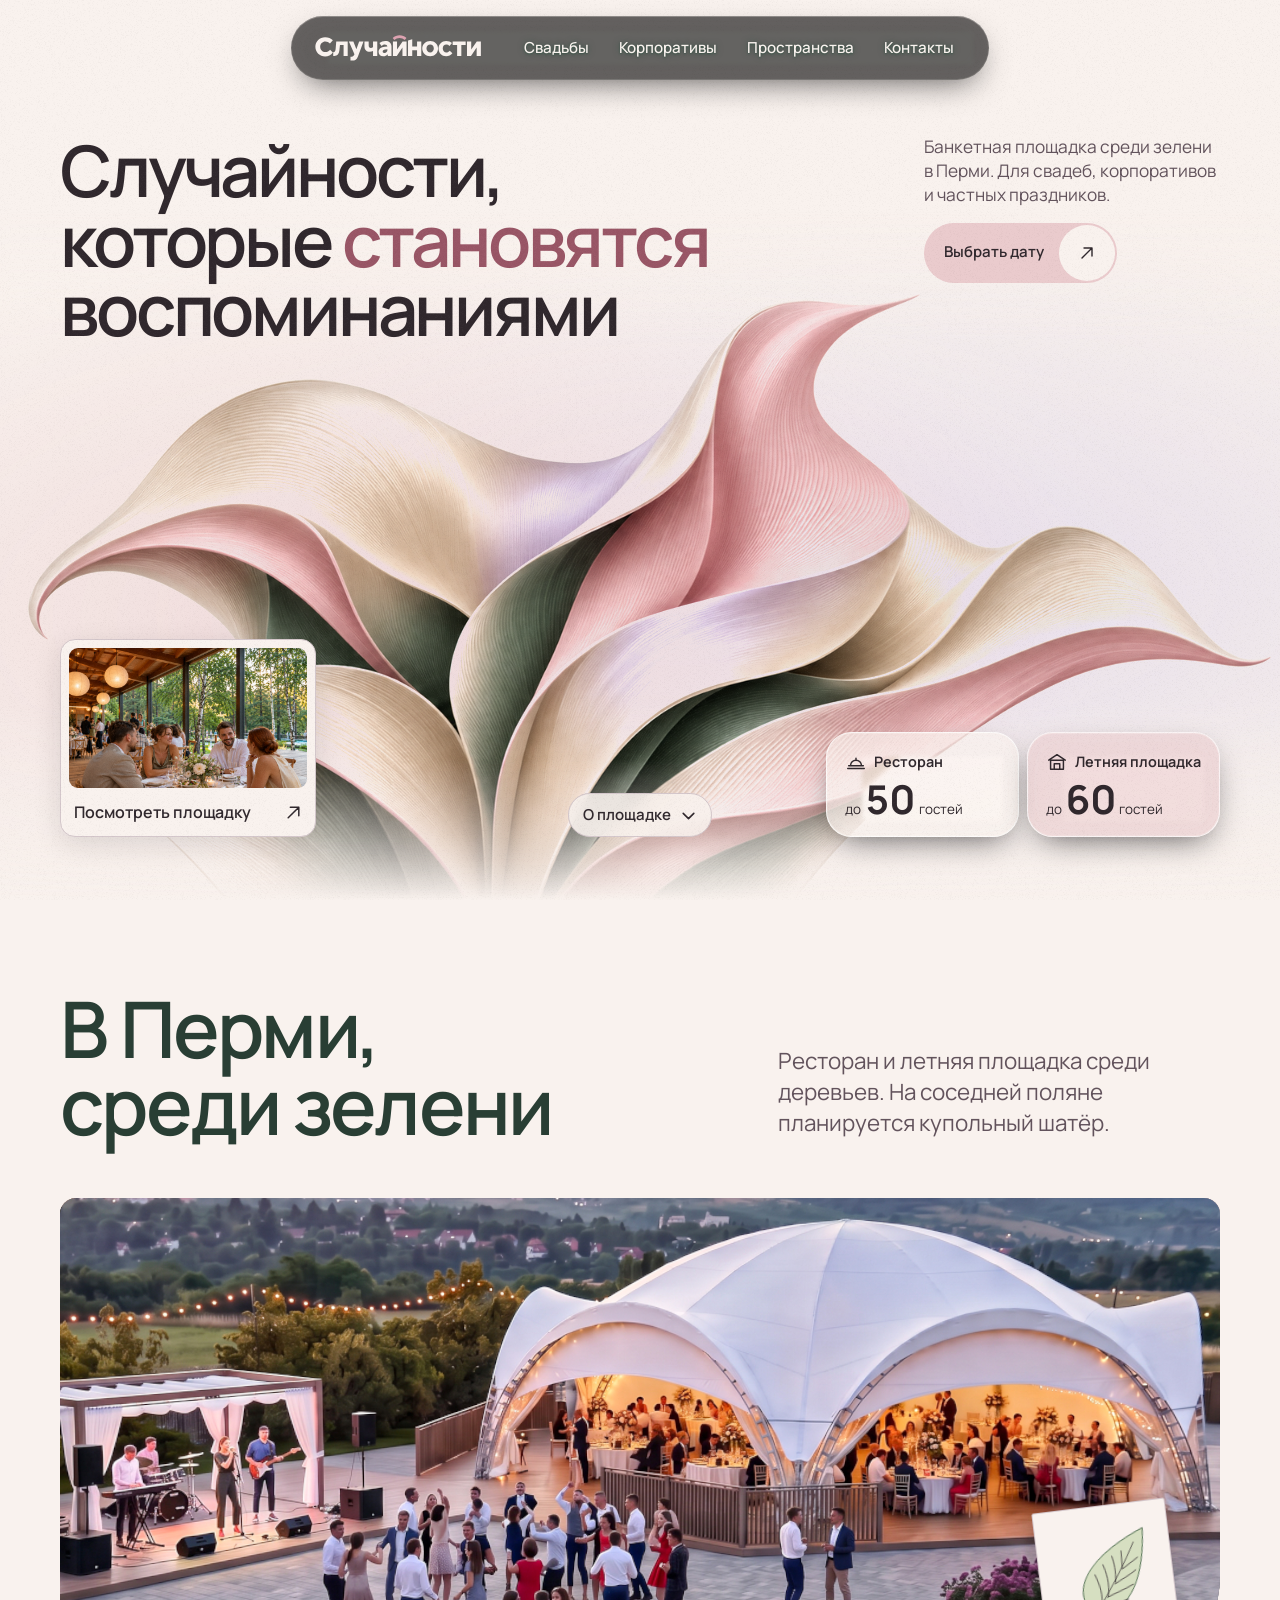
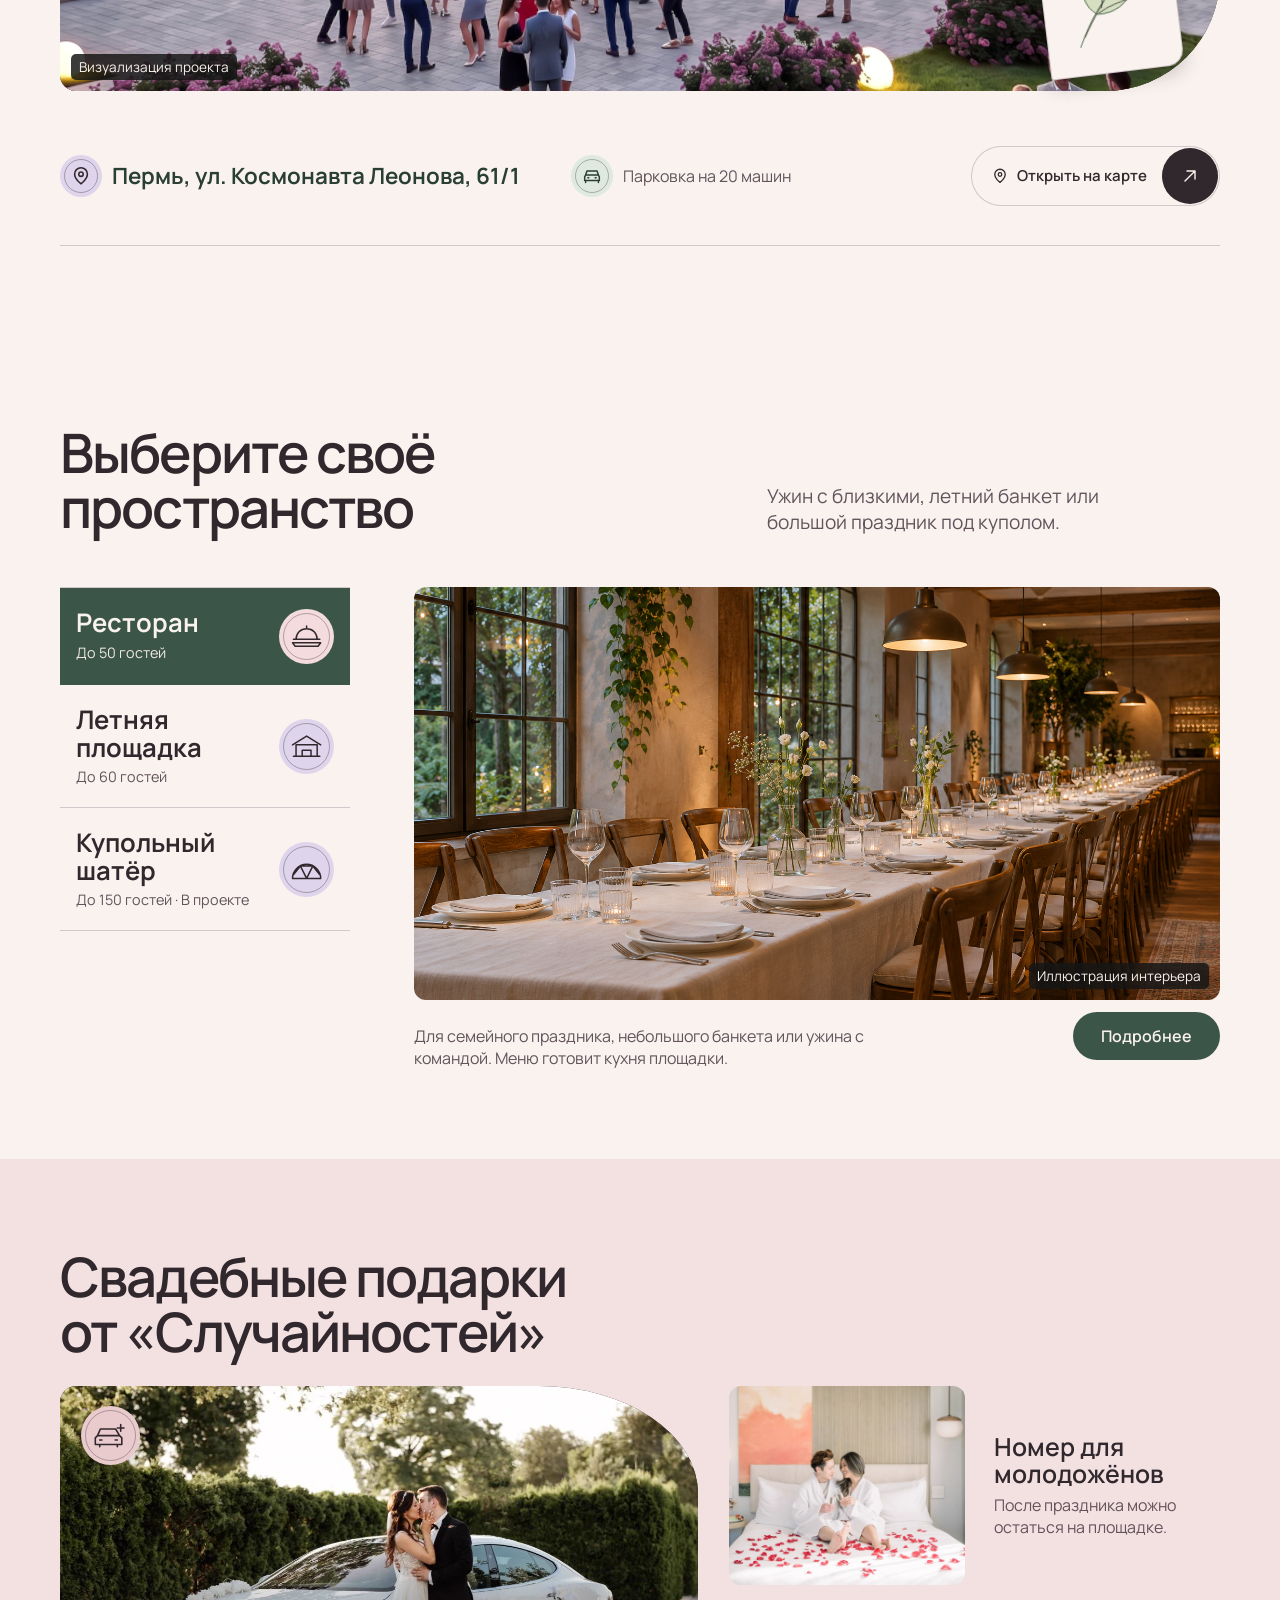
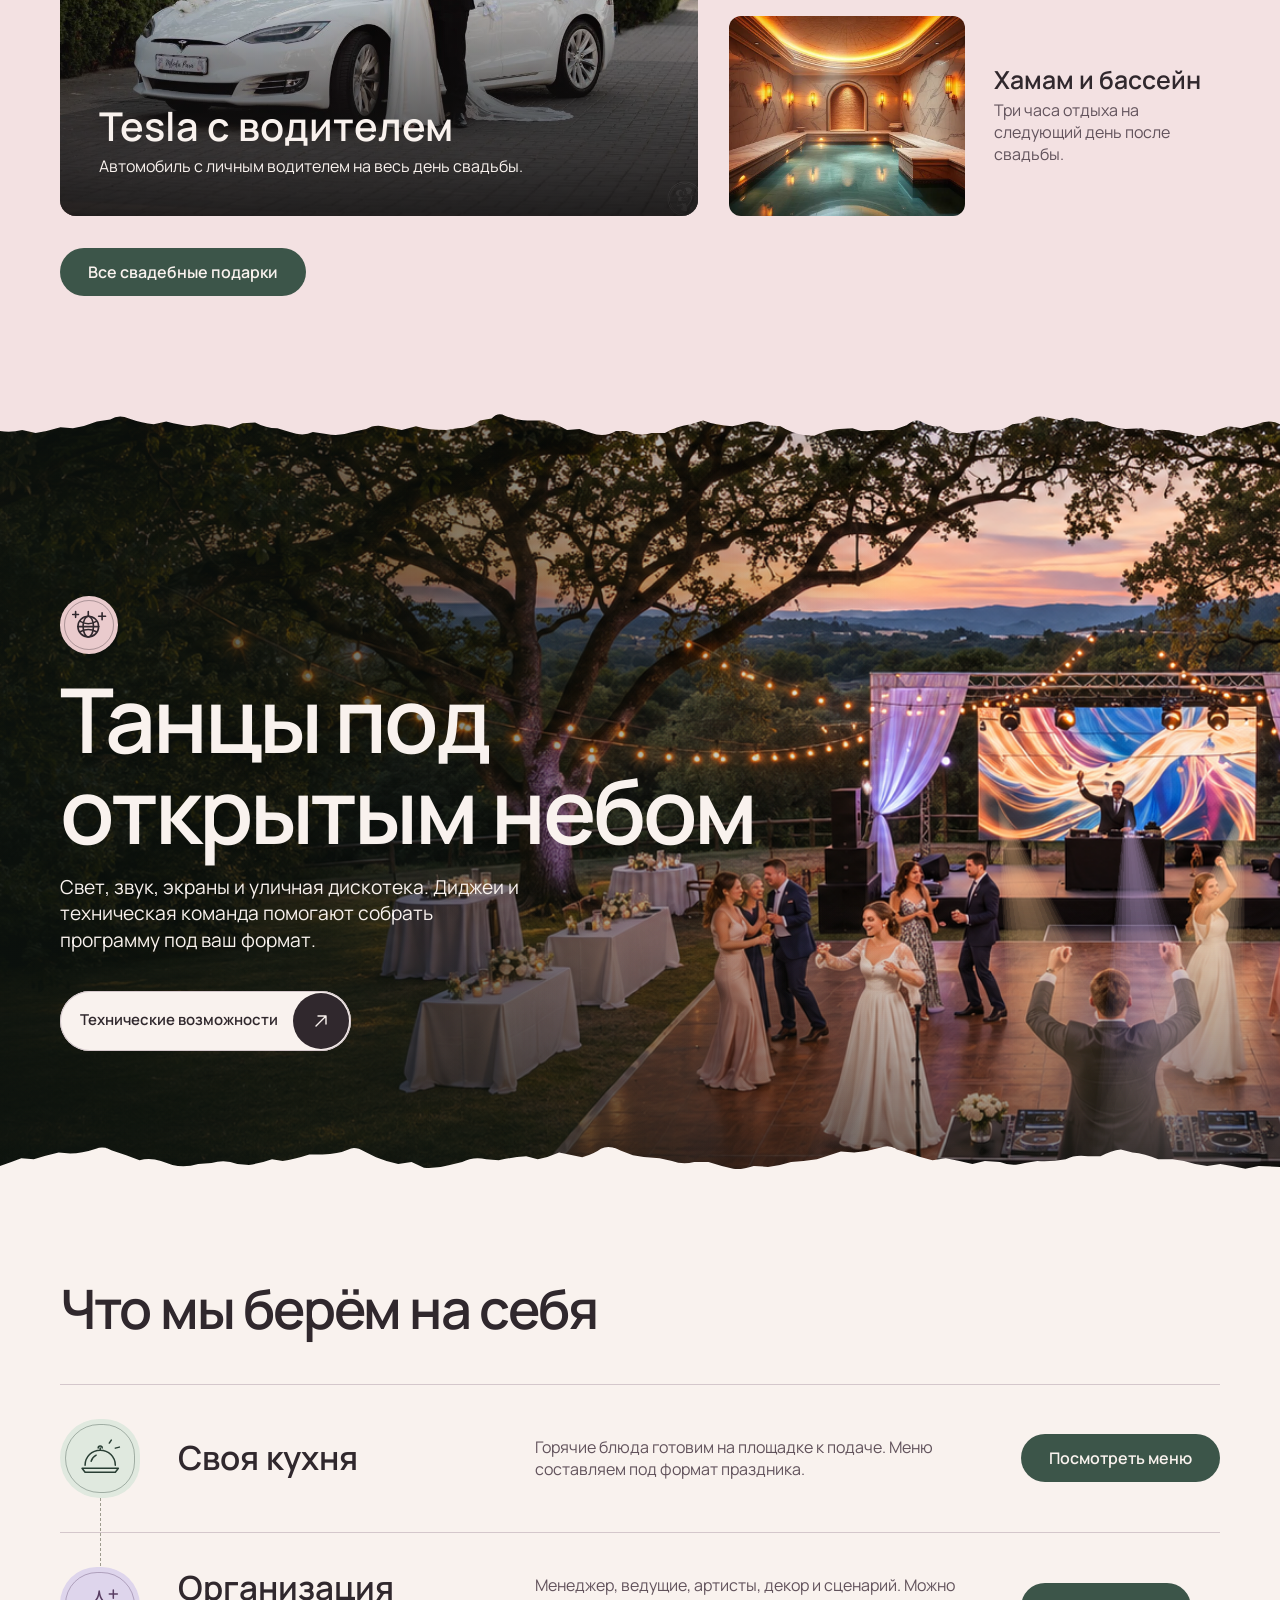
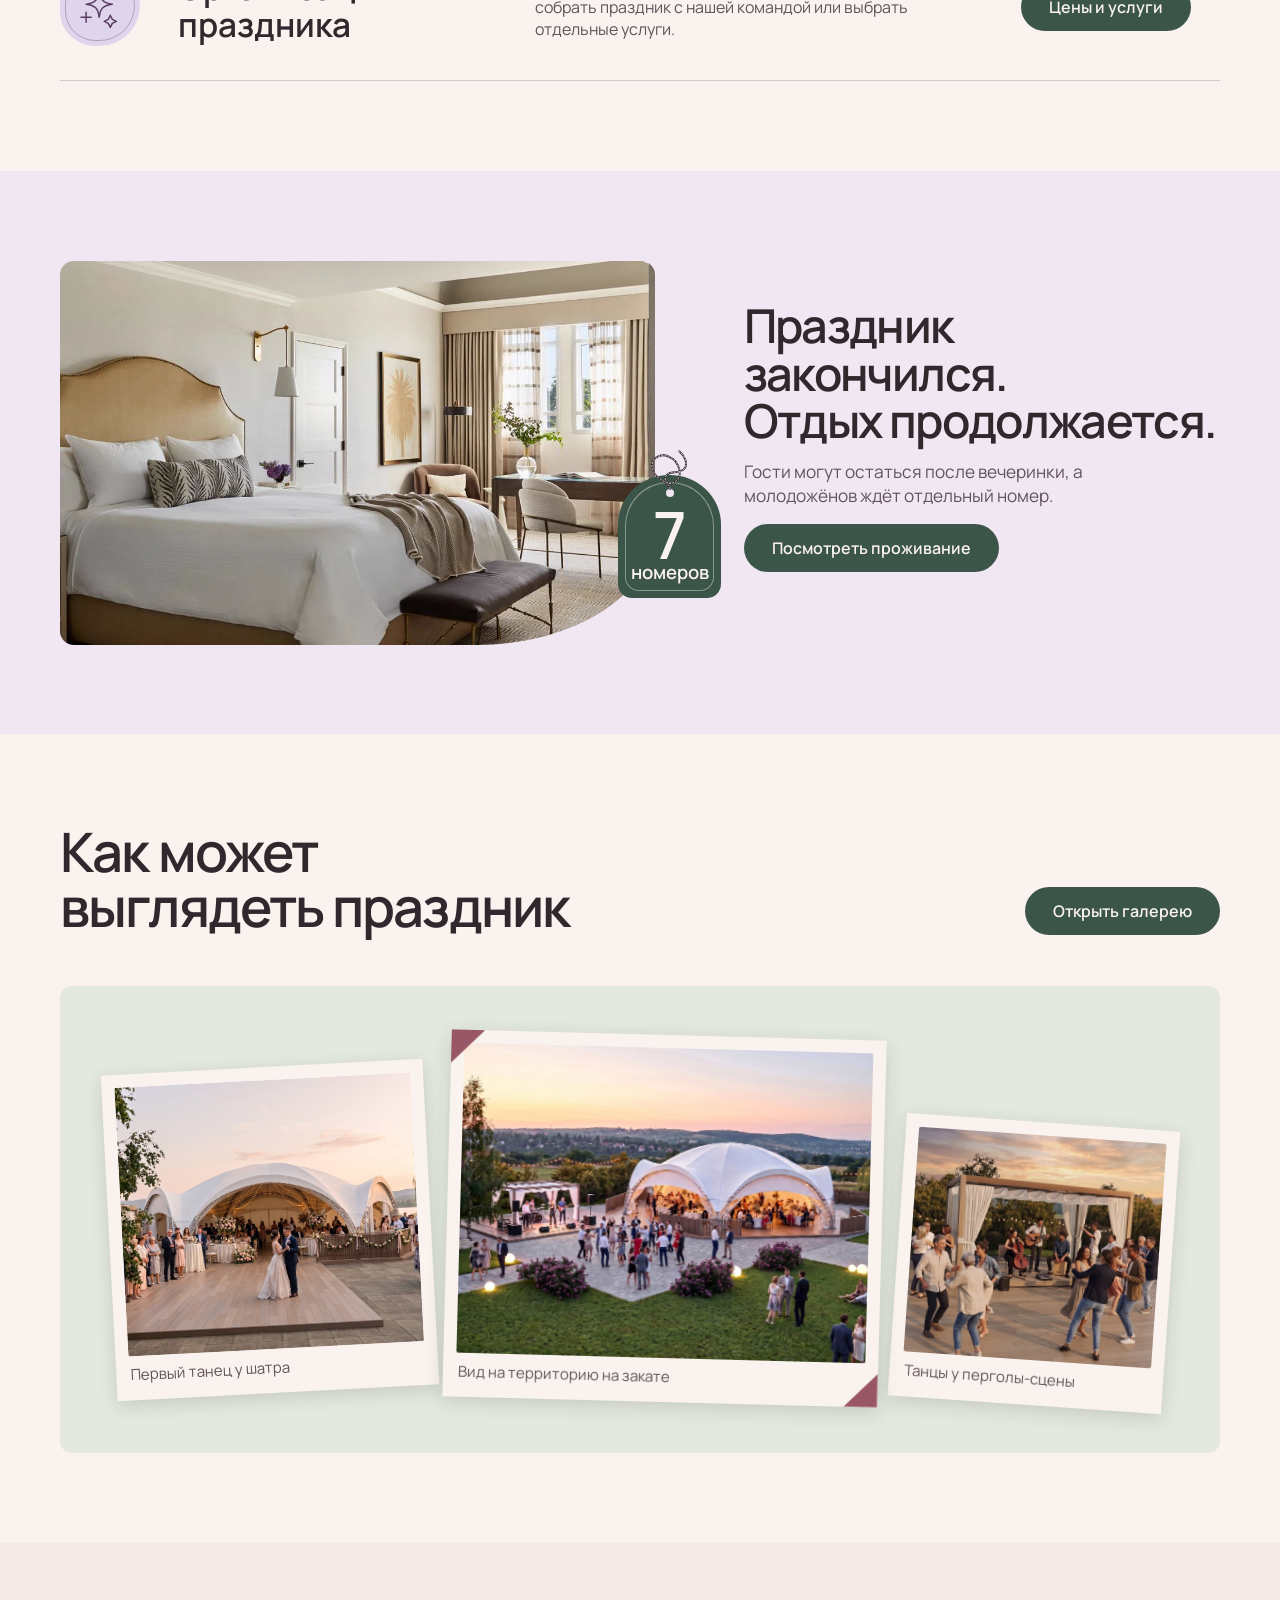
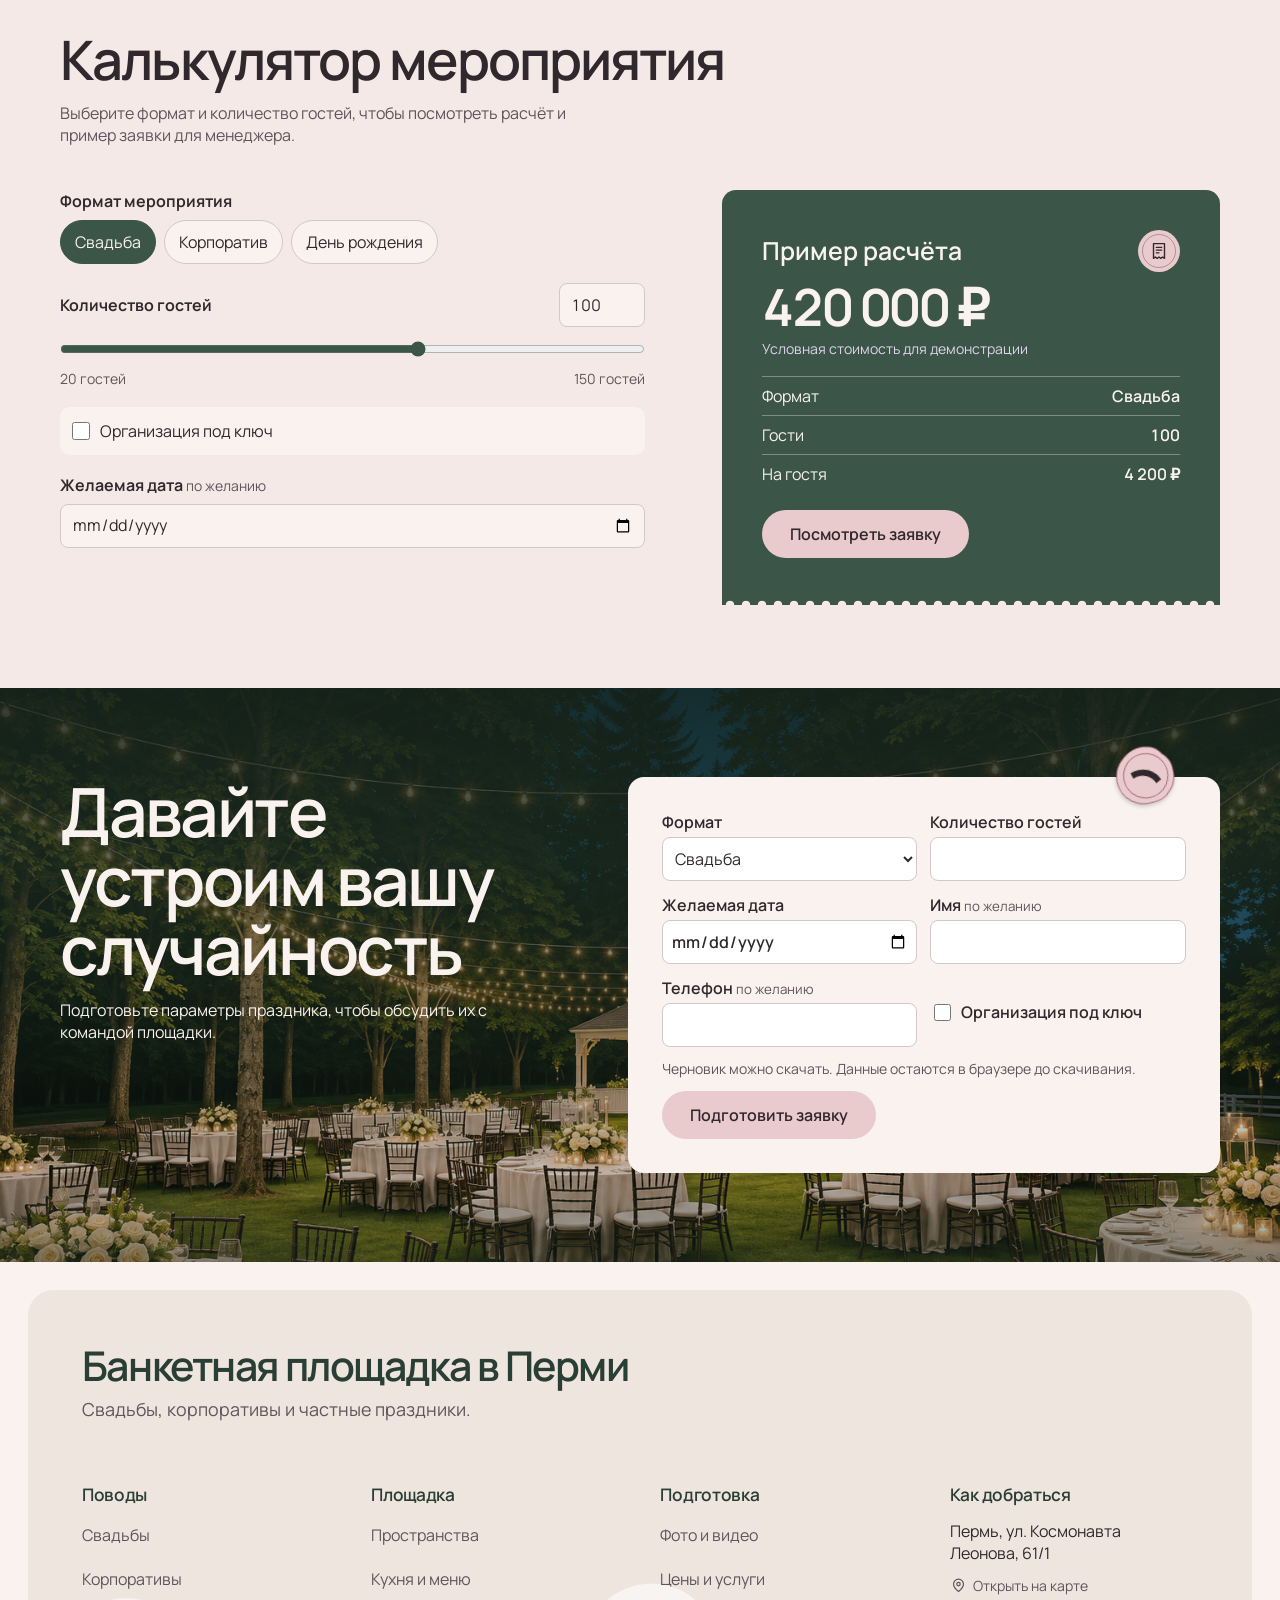
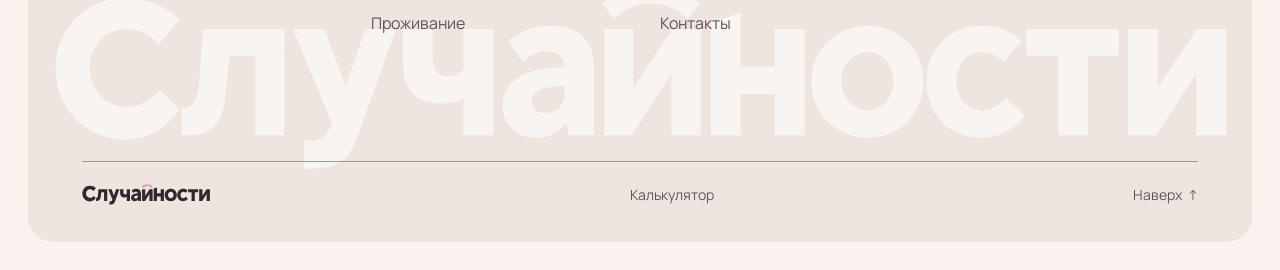
<file: index.html>
<!doctype html>
<html lang="ru">
<head>
  <meta charset="utf-8">
  <meta name="viewport" content="width=device-width, initial-scale=1">
  <meta name="theme-color" content="#f9f2ee">
  <meta name="robots" content="noindex">
  <meta name="description" content="Банкетная площадка «Случайности» в Перми. Ресторан, летняя площадка и проект купольного шатра.">
  <title>Случайности · Банкетная площадка в Перми</title>
  <link rel="preload" href="prototype/hero-bloom-powder.png" as="image">
  <link rel="stylesheet" href="./prototype/site-effects.css?v=4">
  <link rel="preload" href="./prototype/fonts/manrope-cyrillic.woff2" as="font" type="font/woff2" crossorigin>
  <link rel="stylesheet" href="./prototype/fonts/fonts.css?v=2">
  <link rel="stylesheet" href="./prototype/site.css?v=22">
  <link rel="stylesheet" href="prototype/hero-bloom.css?v=7">

  <link rel="stylesheet" href="./prototype/calculator.css?v=7">
  <script src="./prototype/site.js?v=11" defer></script>
  <script src="./prototype/vendor/gsap.min.js" defer></script>
  <script src="./prototype/vendor/ScrollTrigger.min.js" defer></script>
  <script type="module" src="./prototype/venue-3d.js?v=4"></script>
  <script src="./prototype/home-motion.js?v=6" defer></script>
  <script src="./prototype/calculator.js" defer></script>
</head>
<body id="top" class="home-page">
  <div class="site-grain" aria-hidden="true"></div>
  <svg class="glass-definition" width="0" height="0" aria-hidden="true" focusable="false">
    <filter id="de-liquid" x="0" y="0" width="100%" height="100%" color-interpolation-filters="sRGB">
      <feImage id="liquid-map" x="0" y="0" width="100%" height="100%" preserveAspectRatio="none" result="map"/>
      <feDisplacementMap in="SourceGraphic" in2="map" scale="32" xChannelSelector="R" yChannelSelector="G"/>
    </filter>
  </svg>

  <a class="skip" href="#main">К содержанию</a>
  <header class="site-header">
    <div class="nav-pill">
      <div class="nav-glass glass glass-nav" aria-hidden="true"></div>
      <a class="nav-logo" href="./" aria-label="Случайности, главная">
        <img src="./prototype/wordmark-light.svg?v=3" width="1376" height="222" alt="">
      </a>
      <nav class="nav-links" aria-label="Основное меню">
        <a class="nav-item" style="--i:0" href="./weddings/">Свадьбы</a>
<a class="nav-item" style="--i:1" href="./corporate/">Корпоративы</a>
<a class="nav-item" style="--i:2" href="./spaces/">Пространства</a>
<a class="nav-item" style="--i:3" href="./contacts/">Контакты</a>
      </nav>
      <button class="nav-burger" type="button" aria-label="Открыть меню" aria-haspopup="dialog" aria-controls="mobile-menu" aria-expanded="false"><span></span><span></span></button>
    </div>
  </header>
  <dialog class="nav-dialog" id="mobile-menu" aria-label="Меню">
    <div class="dialog-header">
      <a href="./" aria-label="Случайности, главная"><img src="./prototype/wordmark-light.svg?v=3" width="1376" height="222" alt=""></a>
      <button class="icon-button" type="button" data-close autofocus aria-label="Закрыть меню"><svg viewBox="0 0 24 24" aria-hidden="true"><path d="m6 6 12 12M18 6 6 18"/></svg></button>
    </div>
    <nav aria-label="Все страницы">
      <a href="./weddings/" class="dialog-link" style="--i:0"><span class="dialog-index" aria-hidden="true">01</span><span>Свадьбы</span><svg viewBox="0 0 16 16" fill="none" stroke="currentColor" stroke-width="1.4" stroke-linecap="round" stroke-linejoin="round" aria-hidden="true" focusable="false"><path d="M3 13 13 3M5 3h8v8"/></svg></a>
<a href="./corporate/" class="dialog-link" style="--i:1"><span class="dialog-index" aria-hidden="true">02</span><span>Корпоративы</span><svg viewBox="0 0 16 16" fill="none" stroke="currentColor" stroke-width="1.4" stroke-linecap="round" stroke-linejoin="round" aria-hidden="true" focusable="false"><path d="M3 13 13 3M5 3h8v8"/></svg></a>
<a href="./spaces/" class="dialog-link" style="--i:2"><span class="dialog-index" aria-hidden="true">03</span><span>Пространства</span><svg viewBox="0 0 16 16" fill="none" stroke="currentColor" stroke-width="1.4" stroke-linecap="round" stroke-linejoin="round" aria-hidden="true" focusable="false"><path d="M3 13 13 3M5 3h8v8"/></svg></a>
<a href="./menu/" class="dialog-link" style="--i:3"><span class="dialog-index" aria-hidden="true">04</span><span>Кухня и меню</span><svg viewBox="0 0 16 16" fill="none" stroke="currentColor" stroke-width="1.4" stroke-linecap="round" stroke-linejoin="round" aria-hidden="true" focusable="false"><path d="M3 13 13 3M5 3h8v8"/></svg></a>
<a href="./gallery/" class="dialog-link" style="--i:4"><span class="dialog-index" aria-hidden="true">05</span><span>Фото и видео</span><svg viewBox="0 0 16 16" fill="none" stroke="currentColor" stroke-width="1.4" stroke-linecap="round" stroke-linejoin="round" aria-hidden="true" focusable="false"><path d="M3 13 13 3M5 3h8v8"/></svg></a>
<a href="./stay/" class="dialog-link" style="--i:5"><span class="dialog-index" aria-hidden="true">06</span><span>Проживание</span><svg viewBox="0 0 16 16" fill="none" stroke="currentColor" stroke-width="1.4" stroke-linecap="round" stroke-linejoin="round" aria-hidden="true" focusable="false"><path d="M3 13 13 3M5 3h8v8"/></svg></a>
<a href="./prices/" class="dialog-link" style="--i:6"><span class="dialog-index" aria-hidden="true">07</span><span>Цены и услуги</span><svg viewBox="0 0 16 16" fill="none" stroke="currentColor" stroke-width="1.4" stroke-linecap="round" stroke-linejoin="round" aria-hidden="true" focusable="false"><path d="M3 13 13 3M5 3h8v8"/></svg></a>
<a href="./contacts/" class="dialog-link" style="--i:7"><span class="dialog-index" aria-hidden="true">08</span><span>Контакты</span><svg viewBox="0 0 16 16" fill="none" stroke="currentColor" stroke-width="1.4" stroke-linecap="round" stroke-linejoin="round" aria-hidden="true" focusable="false"><path d="M3 13 13 3M5 3h8v8"/></svg></a>
    </nav>
    <div class="dialog-bottom">
      <address>Пермь, ул. Космонавта Леонова, 61/1</address>
      <a class="primary plain-button" href="https://yandex.ru/maps/?text=%D0%9F%D0%B5%D1%80%D0%BC%D1%8C%2C%20%D1%83%D0%BB.%20%D0%9A%D0%BE%D1%81%D0%BC%D0%BE%D0%BD%D0%B0%D0%B2%D1%82%D0%B0%20%D0%9B%D0%B5%D0%BE%D0%BD%D0%BE%D0%B2%D0%B0%2C%2061%2F1" target="_blank" rel="noopener"><svg viewBox="0 0 24 24" fill="none" stroke="currentColor" stroke-width="1.7" stroke-linejoin="round" aria-hidden="true" focusable="false"><path d="M19 10c0 5-7 10.5-7 10.5S5 15 5 10a7 7 0 1 1 14 0Z"/><circle cx="12" cy="10" r="2.4"/></svg> Открыть на карте</a>
    </div>
  </dialog>
  <main id="main">
    <section class="bloom-hero" aria-labelledby="hero-title">
      <div class="bloom-art" aria-hidden="true">
        <img src="prototype/hero-bloom-powder.png" width="1774" height="887" fetchpriority="high" alt="">
      </div>
      <div class="frame bloom-content">
        <h1 id="hero-title">Случайности,<br>которые <span class="bloom-word">становятся</span><br>воспоминаниями</h1>
        <div class="bloom-intro">
          <p>Банкетная площадка среди зелени в Перми. Для свадеб, корпоративов и частных праздников.</p>
          <a class="primary sweep-control" href="contacts/#request"><span class="sweep-label">Выбрать дату</span><span class="sweep-arrow" aria-hidden="true"><svg viewBox="0 0 16 16" fill="none" stroke="currentColor" stroke-width="1.4" stroke-linecap="round" stroke-linejoin="round" aria-hidden="true" focusable="false"><path d="M3 13 13 3M5 3h8v8"/></svg></span></a>
        </div>
      </div>
      <div class="frame bloom-bottom">
        <a class="bloom-preview" href="#spaces">
          <img src="prototype/veranda.png" width="1536" height="1024" alt="" decoding="async">
          <span>Посмотреть площадку <svg viewBox="0 0 16 16" fill="none" stroke="currentColor" stroke-width="1.4" stroke-linecap="round" stroke-linejoin="round" aria-hidden="true" focusable="false"><path d="M3 13 13 3M5 3h8v8"/></svg></span>
        </a>
        <a class="bloom-next" href="#location">О площадке <svg class="bloom-chevron" viewBox="0 0 16 16" fill="none" aria-hidden="true" focusable="false"><path d="m3 6 5 5 5-5" stroke="currentColor" stroke-width="1.5" stroke-linecap="round" stroke-linejoin="round"/></svg></a>
        <div class="hero-capacities" role="group" aria-label="Вместимость площадок">
    <a class="hero-capacity glass" href="spaces/#restaurant">
      <span class="hero-capacity-title"><svg viewBox="0 0 24 24" fill="none" stroke="currentColor" stroke-width="1.6" stroke-linecap="round" stroke-linejoin="round" aria-hidden="true" focusable="false"><path d="M4 16h16M6 16a6 6 0 0 1 12 0M12 10V8M3 19h18"/></svg>Ресторан</span>
      <span class="hero-capacity-number">до <strong>50</strong> гостей</span>
    </a><a class="hero-capacity glass" href="spaces/#summer">
      <span class="hero-capacity-title"><svg viewBox="0 0 24 24" fill="none" stroke="currentColor" stroke-width="1.6" stroke-linecap="round" stroke-linejoin="round" aria-hidden="true" focusable="false"><path d="m3 10 9-6 9 6M5 10h14v10H5zM9 20v-6h6v6"/></svg>Летняя площадка</span>
      <span class="hero-capacity-number">до <strong>60</strong> гостей</span>
    </a>
  </div>
      </div>
    </section>
    <section class="location" id="location" aria-labelledby="location-title">
    <div class="location-inner frame section">
      <div class="location-heading">
        <h2 id="location-title"><span>В Перми,</span> <span>среди зелени</span></h2>
        <p>Ресторан и летняя площадка среди деревьев. На соседней поляне планируется купольный шатёр.</p>
      </div>
      <div class="location-view">
        <figure class="location-picture">
          <img class="" src="./prototype/project-media/grounds-overview.jpg" width="2400" height="1792" alt="Вид сверху на шатёр и террасу на закате" loading="lazy" decoding="async">
          <canvas class="woodland-canvas" data-woodland aria-hidden="true" hidden></canvas>
          <figcaption class="location-media-note">Визуализация проекта</figcaption>
        </figure>
        <div class="location-press" aria-hidden="true">
          <svg class="pressed-leaf" viewBox="0 0 132 159" fill="none" aria-hidden="true" focusable="false"><path d="M24 146c12-24 20-36 35-54M49 108C21 87 32 43 116 10c-4 54-23 102-67 98Z" fill="#d6dfc1" stroke="#4a694b" stroke-width="1.15" stroke-linejoin="round"/><path d="M31 134c18-31 44-58 72-108M55 101c5-15 1-29-3-41m13 28c4-15 1-30-2-39m13 23c2-13 1-24-1-32m11 16 1-21M51 107c14-8 25-10 38-13m-25-5c10-4 22-7 33-12m-22-3c7-4 18-8 27-14m-16-3 20-12" stroke="var(--ink)" stroke-width=".9" stroke-linecap="round"/></svg>
        </div>
      </div>
      <div class="location-address">
        <address><span class="detail-icon" aria-hidden="true"><svg viewBox="0 0 24 24" fill="none" stroke="currentColor" stroke-width="1.7" stroke-linejoin="round" aria-hidden="true" focusable="false"><path d="M19 10c0 5-7 10.5-7 10.5S5 15 5 10a7 7 0 1 1 14 0Z"/><circle cx="12" cy="10" r="2.4"/></svg></span>Пермь, ул. Космонавта Леонова, 61/1</address>
        <p><span class="detail-icon" aria-hidden="true"><svg class="parking-icon" viewBox="0 0 24 24" fill="none" aria-hidden="true" focusable="false"><path d="M5 11l1.5-4.5h11L19 11M5 17v2m14-2v2M7.5 14h1m7 0h1M5 11h14l1 2v4H4v-4z" stroke="currentColor" stroke-width="1.6" stroke-linecap="round" stroke-linejoin="round"/></svg></span>Парковка на 20 машин</p>
        <a class="map-link sweep-control" href="https://yandex.ru/maps/?text=%D0%9F%D0%B5%D1%80%D0%BC%D1%8C%2C%20%D1%83%D0%BB.%20%D0%9A%D0%BE%D1%81%D0%BC%D0%BE%D0%BD%D0%B0%D0%B2%D1%82%D0%B0%20%D0%9B%D0%B5%D0%BE%D0%BD%D0%BE%D0%B2%D0%B0%2C%2061%2F1" target="_blank" rel="noopener">
    <svg viewBox="0 0 24 24" fill="none" stroke="currentColor" stroke-width="1.7" stroke-linejoin="round" aria-hidden="true" focusable="false"><path d="M19 10c0 5-7 10.5-7 10.5S5 15 5 10a7 7 0 1 1 14 0Z"/><circle cx="12" cy="10" r="2.4"/></svg>
    <span class="sweep-label">Открыть на карте</span><span class="sweep-arrow" aria-hidden="true"><svg viewBox="0 0 16 16" fill="none" stroke="currentColor" stroke-width="1.4" stroke-linecap="round" stroke-linejoin="round" aria-hidden="true" focusable="false"><path d="M3 13 13 3M5 3h8v8"/></svg></span>
  </a>
      </div>
    </div>
  </section>
    <section class="frame section spaces" id="spaces" aria-labelledby="spaces-title">
    <div class="spaces-intro">
      <h2 id="spaces-title">Выберите своё пространство</h2>
      <p>Ужин с близкими, летний банкет или большой праздник под куполом.</p>
    </div>
    <div class="space-gallery" data-spaces>
      <div class="space-tabs" role="tablist" aria-label="Пространства площадки">
        <button class="space-tab" type="button" role="tab" id="space-tab-restaurant" aria-selected="true" tabindex="0" aria-controls="space-panel-restaurant">
          <span class="space-tab-icon detail-icon" aria-hidden="true"><svg class="space-symbol" viewBox="0 0 40 34" fill="none" aria-hidden="true" focusable="false"><g stroke="currentColor" stroke-width="1.7" stroke-linejoin="round" stroke-linecap="round"><path d="M5 20h30M8 20c0-7 5-12 12-12s12 5 12 12M20 8V5M4 24h32l-3 4H7z"/></g></svg></span>
          <span class="space-tab-title">Ресторан</span>
          <span class="space-tab-title-mobile">Ресторан</span>
          <span class="space-tab-meta">До 50 гостей</span>
        </button>
<button class="space-tab" type="button" role="tab" id="space-tab-summer" aria-selected="false" tabindex="-1" aria-controls="space-panel-summer">
          <span class="space-tab-icon detail-icon" aria-hidden="true"><svg class="space-symbol" viewBox="0 0 40 34" fill="none" aria-hidden="true" focusable="false"><g stroke="currentColor" stroke-width="1.7" stroke-linejoin="round" stroke-linecap="round"><path d="M4 15 20 5l16 10M8 15h24M8 28V15m24 0v13M5 28h30M15 28v-7h10v7"/></g></svg></span>
          <span class="space-tab-title">Летняя площадка</span>
          <span class="space-tab-title-mobile">Летняя</span>
          <span class="space-tab-meta">До 60 гостей</span>
        </button>
<button class="space-tab" type="button" role="tab" id="space-tab-dome" aria-selected="false" tabindex="-1" aria-controls="space-panel-dome">
          <span class="space-tab-icon detail-icon" aria-hidden="true"><svg class="space-symbol" viewBox="0 0 40 34" fill="none" aria-hidden="true" focusable="false"><g stroke="currentColor" stroke-width="1.7" stroke-linejoin="round" stroke-linecap="round"><path d="M4 27a16 16 0 0 1 32 0ZM5 23l8-10 7 14 7-14 8 10M13 13h14"/></g></svg></span>
          <span class="space-tab-title">Купольный шатёр</span>
          <span class="space-tab-title-mobile">Шатёр</span>
          <span class="space-tab-meta">До 150 гостей <span>· В проекте</span></span>
        </button>
      </div>
      <div class="space-scenes">
        <article class="space-scene" id="space-panel-restaurant" role="tabpanel" tabindex="0" aria-labelledby="space-tab-restaurant" aria-hidden="false">
          <figure class="space-scene-media">
            <img src="./prototype/restaurant-reference.png" width="1536" height="1024" alt="Длинный банкетный стол в зале ресторана" loading="lazy" decoding="async">
            <figcaption>Иллюстрация интерьера</figcaption>
          </figure>
          <header class="space-scene-summary">
            <h3>Ресторан</h3>
            <p>До 50 гостей</p>
          </header>
          <div class="space-scene-copy">
            <p>Для семейного праздника, небольшого банкета или ужина с командой. Меню готовит кухня площадки.</p>
            <a class="primary tonal plain-button" href="./spaces/#restaurant">Подробнее</a>
          </div>
        </article>
<article class="space-scene" id="space-panel-summer" role="tabpanel" tabindex="0" aria-labelledby="space-tab-summer" aria-hidden="true" inert>
          <figure class="space-scene-media">
            <img src="./prototype/veranda.png" width="1536" height="1024" alt="Гости за столом на крытой площадке среди деревьев" loading="lazy" decoding="async">
            <figcaption>Иллюстрация летней площадки</figcaption>
          </figure>
          <header class="space-scene-summary">
            <h3>Летняя площадка</h3>
            <p>До 60 гостей</p>
          </header>
          <div class="space-scene-copy">
            <p>Летний банкет среди зелени, встреча гостей или вечерняя программа на воздухе.</p>
            <a class="primary tonal plain-button" href="./spaces/#summer">Подробнее</a>
          </div>
        </article>
<article class="space-scene" id="space-panel-dome" role="tabpanel" tabindex="0" aria-labelledby="space-tab-dome" aria-hidden="true" inert>
          <figure class="space-scene-media">
            <img src="./prototype/project-media/marquee-front.jpg" width="2000" height="1500" alt="Белый арочный шатёр перед деревянной террасой" loading="lazy" decoding="async">
            <figcaption>Визуализация проекта</figcaption>
          </figure>
          <header class="space-scene-summary">
            <h3>Купольный шатёр</h3>
            <p>До 150 гостей · В проекте</p>
          </header>
          <div class="space-scene-copy">
            <p>На большой поляне планируется купольный шатёр для свадеб, корпоративов и больших банкетов.</p>
            <a class="primary tonal plain-button" href="./spaces/#dome">Подробнее</a>
          </div>
        </article>
      </div>
    </div>
    <noscript><a class="primary tonal plain-button" href="./spaces/">Посмотреть все пространства</a></noscript>
  </section>
    <section class="gifts-section" id="gifts">
      <div class="frame section gifts-home">
        <h2>Свадебные подарки от «Случайностей»</h2>
        <div class="gift-gallery"><article class="gift">
    <img class="" src="./prototype/tesla.webp" width="1200" height="800" alt="" loading="lazy" decoding="async"><span class="gift-icon detail-icon" aria-hidden="true"><svg class="gift-car" viewBox="0 0 32 32" fill="none" aria-hidden="true" focusable="false"><path d="M5 16l2.6-6h13.8l3.6 6m-20 0h20l2 2v6H3v-6l2-2Zm2 8v2m16-2v2M7 20h2m12 0h2M26 6v6m-3-3h6" stroke="currentColor" stroke-width="1.45" stroke-linecap="round" stroke-linejoin="round"/></svg></span><h3>Tesla с водителем</h3><p>Автомобиль с личным водителем на весь день свадьбы.</p>
  </article>
<article class="gift">
    <img class="" src="./prototype/couple.webp" width="1290" height="860" alt="" loading="lazy" decoding="async"><h3>Номер для молодожёнов</h3><p>После праздника можно остаться на площадке.</p>
  </article>
<article class="gift">
    <img class="" src="./prototype/spa.webp" width="800" height="800" alt="" loading="lazy" decoding="async"><h3>Хамам и бассейн</h3><p>Три часа отдыха на следующий день после свадьбы.</p>
  </article></div>
        <a class="primary tonal plain-button" href="weddings/#gifts">Все свадебные подарки</a>
      </div>
    </section>
    <section id="production" class="feature-section feature-dark feature-film feature-torn">
    <svg class="paper-edge paper-edge--top" viewBox="0 0 1440 80" preserveAspectRatio="none" aria-hidden="true" focusable="false"><path d="M0 0H1440V42Q1428 36 1414 42L1397 46L1383 44Q1369 47 1356 53Q1348 56 1338 52L1324 50Q1308 46 1297 49L1284 46L1266 47Q1247 45 1235 39L1221 39Q1206 32 1194 38L1178 35Q1165 31 1153 40L1139 42Q1124 51 1108 48L1095 49Q1082 53 1071 50L1058 44Q1047 45 1036 39Q1029 36 1020 43L1005 48L987 48Q971 51 959 46L944 47Q929 48 916 54L904 53Q890 51 878 44L864 43Q851 36 839 41L824 44Q805 43 791 38L777 42Q759 45 748 51L733 51Q719 55 705 49L693 49Q680 56 665 51L652 47L638 48Q625 41 612 38L597 38Q585 39 568 33Q560 29 553 36L540 38Q529 46 515 46L502 48Q483 48 468 44L452 48L436 45Q422 41 412 47L396 50Q381 55 367 52L352 50Q341 55 326 50L312 46Q299 46 287 40L273 41L258 46Q244 42 231 42L216 44Q203 43 187 39L173 42Q160 41 145 36Q134 31 124 37L109 39Q96 44 82 46L68 45Q54 49 40 51L25 48Q12 51 0 49Z"/></svg>
    <canvas class="stage-lights" data-stage-lights aria-hidden="true" hidden></canvas>
    <svg class="stage-lights-mobile" viewBox="0 0 1919 820" aria-hidden="true" focusable="false">
      <defs>
        <linearGradient id="stage-beam" x1="0%" y1="0%" x2="0%" y2="100%">
          <stop stop-color="#fff3d6" stop-opacity=".94"/>
          <stop offset=".35" stop-color="#ffcf9a" stop-opacity=".58"/>
          <stop offset="1" stop-color="#ffbf93" stop-opacity="0"/>
        </linearGradient>
        <linearGradient id="stage-beam-violet" x1="0%" y1="0%" x2="0%" y2="100%">
          <stop stop-color="#f9eaff" stop-opacity=".88"/>
          <stop offset=".35" stop-color="#d9b1ff" stop-opacity=".5"/>
          <stop offset="1" stop-color="#d9b1ff" stop-opacity="0"/>
        </linearGradient>
      </defs>
      <g transform="translate(1284 380)"><path class="stage-beam stage-beam-left" d="M-4 0H4L78 312H-78Z" fill="url(#stage-beam)"/></g>
      <g transform="translate(1401 380)"><path class="stage-beam stage-beam-center" d="M-4 0H4L66 285H-66Z" fill="url(#stage-beam-violet)"/></g>
      <g transform="translate(1508 384)"><path class="stage-beam stage-beam-right" d="M-4 0H4L82 316H-82Z" fill="url(#stage-beam)"/></g>
    </svg>
    <div class="frame section feature">
      <img class="feature-image" src="./prototype/dance-panorama.png" width="1919" height="820" alt="Гости танцуют перед освещённой сценой среди деревьев" loading="lazy" decoding="async">
      <div class="feature-copy">
      <span class="stage-icon detail-icon" aria-hidden="true"><svg class="stage-disco" viewBox="0 0 32 32" fill="none" aria-hidden="true" focusable="false"><g stroke="currentColor" stroke-width="1.4" stroke-linecap="round" stroke-linejoin="round"><circle cx="15" cy="17" r="9"/><ellipse cx="15" cy="17" rx="4.5" ry="9"/><path d="M6 17h18M8 12.5q7 4 14 0M8 21.5q7-4 14 0M15 8V4m12 1v6m-3-3h6M4 4v5M1.5 6.5h5"/></g></svg></span>
      <h2>Танцы под открытым небом</h2><p>Свет, звук, экраны и уличная дискотека. Диджеи и техническая команда помогают собрать программу под ваш формат.</p>
      <a class="text-link sweep-action sweep-control" href="corporate/#production"><span class="sweep-label">Технические возможности</span><span class="sweep-arrow" aria-hidden="true"><svg viewBox="0 0 16 16" fill="none" stroke="currentColor" stroke-width="1.4" stroke-linecap="round" stroke-linejoin="round" aria-hidden="true" focusable="false"><path d="M3 13 13 3M5 3h8v8"/></svg></span></a></div>
    </div>
    <svg class="paper-edge paper-edge--bottom" viewBox="0 0 1440 80" preserveAspectRatio="none" aria-hidden="true" focusable="false"><path d="M0 52Q13 48 24 44L38 45Q52 41 66 38L79 39Q92 39 108 34Q117 31 126 36L142 41L157 46Q169 43 181 47L194 51Q208 54 223 50L238 49Q253 45 267 50L280 51Q294 49 306 45L318 47Q331 45 348 40L363 40Q380 40 392 35Q399 31 410 37L423 43Q436 48 448 50L463 48L477 54Q491 55 506 51L520 48Q532 42 547 45L561 46Q576 43 592 42L605 45Q617 43 629 38L644 41L655 43Q669 39 676 34Q686 30 698 36L712 41Q727 44 742 44L756 47Q768 51 781 48L797 48Q810 52 825 55Q835 56 848 52L864 53Q877 52 890 48L904 47L919 45Q933 41 946 37L961 38Q976 37 990 33Q1001 29 1009 35L1024 39Q1035 43 1049 46L1064 44Q1081 47 1094 50L1108 47L1125 48Q1138 53 1153 49L1167 47Q1183 48 1199 45Q1210 40 1224 42L1238 42Q1250 36 1261 35L1274 38Q1288 39 1303 45L1319 45L1332 47Q1345 51 1358 52L1373 50Q1387 52 1401 55L1416 52L1440 53V80H0Z"/></svg>
  </section>
    <section class="hospitality frame section" aria-labelledby="hospitality-title">
    <h2 id="hospitality-title">Что мы берём на себя</h2>
    <article class="hospitality-row" id="kitchen">
      <span class="hospitality-icon" aria-hidden="true"><svg viewBox="0 0 48 48" fill="none" stroke="currentColor" stroke-width="1.5" stroke-linecap="round" stroke-linejoin="round" focusable="false"><path class="cloche-lid" d="M9 31a15 15 0 0 1 30 0M24 16v-2m-2 0a2 2 0 1 1 4 0M15 27a10 10 0 0 1 5-6"/><path d="M6 34h36l-3 4H9l-3-4Z"/><path class="cloche-rays" d="m33 9 2-3m4 8 4-1"/></svg></span>
      <h3>Своя кухня</h3>
      <p>Горячие блюда готовим на площадке к подаче. Меню составляем под формат праздника.</p>
      <a class="primary tonal plain-button" href="menu/">Посмотреть меню</a>
    </article>
    <article class="hospitality-row" id="team">
      <span class="hospitality-icon" aria-hidden="true"><svg viewBox="0 0 48 48" fill="none" stroke="currentColor" stroke-width="1.5" stroke-linecap="round" stroke-linejoin="round" focusable="false"><path d="M23 8c.9 8.7 4.3 12.1 13 13-8.7.9-12.1 4.3-13 13-.9-8.7-4.3-12.1-13-13 8.7-.9 12.1-4.3 13-13Z"/><path d="M37 7v8m-4-4h8"/><path d="M10 29v10m-5-5h10"/><path d="m34 32 2 4 4 2-4 2-2 4-2-4-4-2 4-2 2-4Z"/></svg></span>
      <h3>Организация праздника</h3>
      <p>Менеджер, ведущие, артисты, декор и сценарий. Можно собрать праздник с нашей командой или выбрать отдельные услуги.</p>
      <a class="primary tonal plain-button" href="prices/">Цены и услуги</a>
    </article>
  </section>
  <section class="stay-story" id="stay" aria-labelledby="stay-title">
    <div class="frame section stay-inner">
      <h2 id="stay-title"><span>Праздник закончился.</span> <span>Отдых продолжается.</span></h2>
      <div class="stay-media">
        <figure class="stay-picture"><img class="" src="./prototype/room.webp" alt="Светлый гостевой номер" loading="lazy" decoding="async"></figure>
        <p class="stay-count">
          <svg class="stay-cord" viewBox="0 0 88 68" fill="none" aria-hidden="true" focusable="false"><path d="M44 62c-1-13-20-12-26-28C12 17 28 7 42 13c17 7 23 32 8 39-11 6-17-6-10-12 7-6 19 0 26-9 6-8-1-20-8-26" stroke="var(--ink)" stroke-width="2.8" stroke-linecap="round"/><path d="M44 62c-1-13-20-12-26-28C12 17 28 7 42 13c17 7 23 32 8 39-11 6-17-6-10-12 7-6 19 0 26-9 6-8-1-20-8-26" stroke="var(--line)" stroke-width="1.5" stroke-dasharray="2 3" stroke-linecap="round"/></svg>
          <strong>7</strong> номеров
        </p>
      </div>
      <div class="stay-details">
        <p>Гости могут остаться после вечеринки, а молодожёнов ждёт отдельный номер.</p>
        <a class="primary tonal plain-button" href="stay/">Посмотреть проживание</a>
      </div>
    </div>
  </section>
    <section class="section frame home-gallery" id="gallery"><div class="section-intro"><h2>Как может выглядеть праздник</h2><a class="primary tonal plain-button" href="gallery/">Открыть галерею</a></div><div class="gallery" data-gallery>
    <div class="photo-grid"><figure data-photo-group="weddings">
      <button type="button" data-photo data-src="./prototype/project-media/wedding-marquee.jpg" data-caption="Первый танец у шатра · Визуализация проекта" aria-label="Открыть изображение: Первый танец у шатра"><img class="" src="./prototype/project-media/thumb-wedding-marquee.jpg" width="880" height="657" alt="" loading="lazy" decoding="async"></button>
      <figcaption>Первый танец у шатра</figcaption>
    </figure>
<figure data-photo-group="venue">
      <button type="button" data-photo data-src="./prototype/project-media/grounds-overview.jpg" data-caption="Вид на территорию на закате · Визуализация проекта" aria-label="Открыть изображение: Вид на территорию на закате"><img class="" src="./prototype/project-media/thumb-grounds-overview.jpg" width="880" height="657" alt="" loading="lazy" decoding="async"></button>
      <figcaption>Вид на территорию на закате</figcaption>
    </figure>
<figure data-photo-group="parties corporate">
      <button type="button" data-photo data-src="./prototype/project-media/dance-terrace.jpg" data-caption="Танцы у перголы-сцены · Визуализация проекта" aria-label="Открыть изображение: Танцы у перголы-сцены"><img class="" src="./prototype/project-media/thumb-dance-terrace.jpg" width="657" height="880" alt="" loading="lazy" decoding="async"></button>
      <figcaption>Танцы у перголы-сцены</figcaption>
    </figure></div>
    <p data-gallery-empty role="status" hidden>Фотографии в этой категории пока не добавлены.</p>
    <dialog class="photo-dialog" aria-label="Просмотр фотографий">
      <button class="icon-button close-photo" type="button" data-close aria-label="Закрыть фото"><svg viewBox="0 0 24 24" aria-hidden="true"><path d="m6 6 12 12M18 6 6 18"/></svg></button>
      <img alt=""><div class="photo-controls"><button type="button" data-prev aria-label="Предыдущее фото">←</button><p></p><button type="button" data-next aria-label="Следующее фото">→</button></div>
    </dialog>
  </div></section>
    <section class="event-calculator" id="event-calculator" aria-labelledby="calculator-title">
    <div class="frame section">
      <h2 id="calculator-title">Калькулятор мероприятия</h2>
      <p class="calc-lede">Выберите формат и количество гостей, чтобы посмотреть расчёт и пример заявки для менеджера.</p>
          <div class="calculator">
      <form class="inputs" id="calculator" autocomplete="off">
        <fieldset>
          <legend>Формат мероприятия</legend>
          <div class="formats">
            <label class="format"><input type="radio" name="event" value="wedding" checked><span>Свадьба</span></label>
            <label class="format"><input type="radio" name="event" value="corporate"><span>Корпоратив</span></label>
            <label class="format"><input type="radio" name="event" value="birthday"><span>День рождения</span></label>
          </div>
        </fieldset>

        <div>
          <div class="guest-heading">
            <label class="field-label" for="guests">Количество гостей</label>
            <input id="guests" name="guests" type="number" inputmode="numeric" min="20" max="150" step="1" value="100" required>
          </div>
          <input id="guest-range" name="guestRange" type="range" min="20" max="150" value="100" aria-label="Количество гостей, ползунок">
          <div class="range-limits"><span>20 гостей</span><span>150 гостей</span></div>
        </div>

        <label class="service">
          <input type="checkbox" name="fullService">
          <span>Организация под ключ</span>
        </label>

        <div>
          <label class="field-label" for="event-date">Желаемая дата <span class="optional">по желанию</span></label>
          <input id="event-date" name="eventDate" type="date">
        </div>
      </form>

      <section class="summary" aria-labelledby="estimate-title">
        <div>
          <div class="estimate-heading">
            <h3 id="estimate-title">Пример расчёта</h3>
            <span class="detail-icon" aria-hidden="true"><svg viewBox="0 0 24 24" fill="none" stroke="currentColor" stroke-width="1.5" stroke-linecap="round" stroke-linejoin="round" focusable="false"><path d="M6 4h12v16l-2-1.5-2 1.5-2-1.5-2 1.5-2-1.5L6 20V4ZM9 8h6m-6 3h6m-6 3h3"/></svg></span>
          </div>
          <output id="estimate" class="estimate" form="calculator" for="guests guest-range" aria-describedby="pricing-note"></output>
          <p class="pricing-note" id="pricing-note">Условная стоимость для демонстрации</p>
        </div>
        <dl class="receipt">
          <div><dt>Формат</dt><dd id="summary-format"></dd></div>
          <div><dt>Гости</dt><dd id="summary-guests"></dd></div>
          <div><dt>На гостя</dt><dd id="summary-rate"></dd></div>
          <div id="service-line" hidden><dt>Под ключ</dt><dd id="summary-service"></dd></div>
        </dl>
        <button class="primary plain-button" type="submit" form="calculator" aria-controls="application" aria-expanded="false" id="show-application" disabled>Посмотреть заявку</button>
      </section>
    </div>

    <section class="application" id="application" aria-labelledby="application-title" tabindex="-1" hidden>
      <h3 id="application-title">Пример заявки для менеджера</h3>
      <p>Проверьте параметры и перенесите их в форму заявки.</p>
      <dl class="receipt">
        <div><dt>Формат</dt><dd id="application-format"></dd></div>
        <div><dt>Гости</dt><dd id="application-guests"></dd></div>
        <div><dt>Дата</dt><dd id="application-date"></dd></div>
        <div><dt>Организация под ключ</dt><dd id="application-service"></dd></div>
        <div><dt>Условная сумма</dt><dd id="application-estimate"></dd></div>
      </dl>
      <div class="actions">
        <a class="primary tonal plain-button" id="transfer-application" href="#request">Перенести в заявку</a>
        <button type="button" class="back" id="edit-calculation">Вернуться к расчёту</button>
      </div>
    </section>
    <noscript><p>Для работы калькулятора включите JavaScript в браузере.</p></noscript>

    </div>
  </section>
    <section class="request-section request-finale" id="request" aria-labelledby="request-title">
    <img class="request-backdrop" src="./prototype/request-garden.png" width="1536" height="1024" alt="" loading="lazy" decoding="async">
    <div class="frame section request-layout">
      <div><h2 id="request-title">Давайте устроим вашу случайность</h2>
        <p>Подготовьте параметры праздника, чтобы обсудить их с командой площадки.</p>

      </div>
      <form class="request-form" data-request>
        <svg class="request-seal" viewBox="0 0 72 72" fill="none" aria-hidden="true" focusable="false"><path d="M36 2c8 0 11 4 16 6 8 4 11 8 14 15 4 8 4 18 1 24-3 9-7 13-15 17-8 4-13 6-21 5-9-1-17-5-22-12-4-5-7-12-7-20 0-9 4-16 8-22C17 6 26 2 36 2Z" fill="var(--accent)" stroke="var(--accent-strong)"/><circle cx="36" cy="36" r="26" stroke="var(--accent-strong)"/><g transform="translate(18 29) scale(.32)" color="var(--ink)"><path fill="currentColor" d="M0 24C16 8 36 0 57 0c22 0 42 8 57 24l-14 17c-12-12-27-18-43-18-17 0-31 6-43 18Z"/></g></svg>
        <fieldset disabled>
        <div class="request-fields">
          <div><label for="request-event">Формат</label><select id="request-event" name="event"><option value="wedding">Свадьба</option><option value="corporate">Корпоратив</option><option value="birthday">День рождения</option><option value="other">Другое событие</option></select></div>
          <label>Количество гостей<input name="guests" type="number" inputmode="numeric" min="1" max="150" required></label>
          <label>Желаемая дата<input name="date" type="date"></label>
          <label>Имя <small>по желанию</small><input name="contact" autocomplete="given-name" maxlength="80"></label>
          <label>Телефон <small>по желанию</small><input name="phone" type="tel" autocomplete="tel" maxlength="28"></label>
          <label class="request-check"><input type="checkbox" name="fullService">Организация под ключ</label>
        </div>
        <p class="form-note">Черновик можно скачать. Данные остаются в браузере до скачивания.</p>
        <button class="primary plain-button" type="submit">Подготовить заявку</button>
        </fieldset>
        <noscript><p class="form-note">Для подготовки черновика включите JavaScript.</p></noscript>
        <div class="request-result" data-request-result hidden>
          <p role="status" data-request-status></p>
          <a class="text-link" data-request-download download="sluchaynosti-request.txt">Скачать черновик</a>
        </div>
      </form>
    </div>
  </section></main>
  <footer class="site-footer">
    <div class="footer-panel">
      <div class="footer-intro">
        <p>Банкетная площадка в Перми</p>
        <p>Свадьбы, корпоративы и частные праздники.</p>
      </div>
      <nav class="footer-columns" aria-label="Разделы сайта и адрес площадки">
          <div class="footer-group">
            <h2>Поводы</h2>
            <ul><li><a class="footer-link" href="./weddings/">Свадьбы</a></li><li><a class="footer-link" href="./corporate/">Корпоративы</a></li></ul>
          </div>
<div class="footer-group">
            <h2>Площадка</h2>
            <ul><li><a class="footer-link" href="./spaces/">Пространства</a></li><li><a class="footer-link" href="./menu/">Кухня и меню</a></li><li><a class="footer-link" href="./stay/">Проживание</a></li></ul>
          </div>
<div class="footer-group">
            <h2>Подготовка</h2>
            <ul><li><a class="footer-link" href="./gallery/">Фото и видео</a></li><li><a class="footer-link" href="./prices/">Цены и услуги</a></li><li><a class="footer-link" href="./contacts/">Контакты</a></li></ul>
          </div>
        <div class="footer-group footer-visit">
          <h2>Как добраться</h2>
          <address>Пермь, ул. Космонавта Леонова, 61/1</address>
          <a class="footer-link footer-map" href="https://yandex.ru/maps/?text=%D0%9F%D0%B5%D1%80%D0%BC%D1%8C%2C%20%D1%83%D0%BB.%20%D0%9A%D0%BE%D1%81%D0%BC%D0%BE%D0%BD%D0%B0%D0%B2%D1%82%D0%B0%20%D0%9B%D0%B5%D0%BE%D0%BD%D0%BE%D0%B2%D0%B0%2C%2061%2F1" target="_blank" rel="noopener"><svg viewBox="0 0 24 24" fill="none" stroke="currentColor" stroke-width="1.7" stroke-linejoin="round" aria-hidden="true" focusable="false"><path d="M19 10c0 5-7 10.5-7 10.5S5 15 5 10a7 7 0 1 1 14 0Z"/><circle cx="12" cy="10" r="2.4"/></svg> Открыть на карте</a>
        </div>
      </nav>
      <img class="footer-watermark" src="./prototype/wordmark.svg?v=3" width="1376" height="222" alt="" loading="lazy" decoding="async">
      <div class="footer-bottom">
        <a class="footer-brand" href="./"><img src="./prototype/wordmark.svg?v=3" width="1376" height="222" alt="Случайности, главная"></a>
        <a class="footer-link" href="./#event-calculator">Калькулятор</a>
        <a class="footer-link footer-top" href="#top">Наверх <span aria-hidden="true">↑</span></a>
      </div>
    </div>
  </footer>
</body>
</html>
</file>
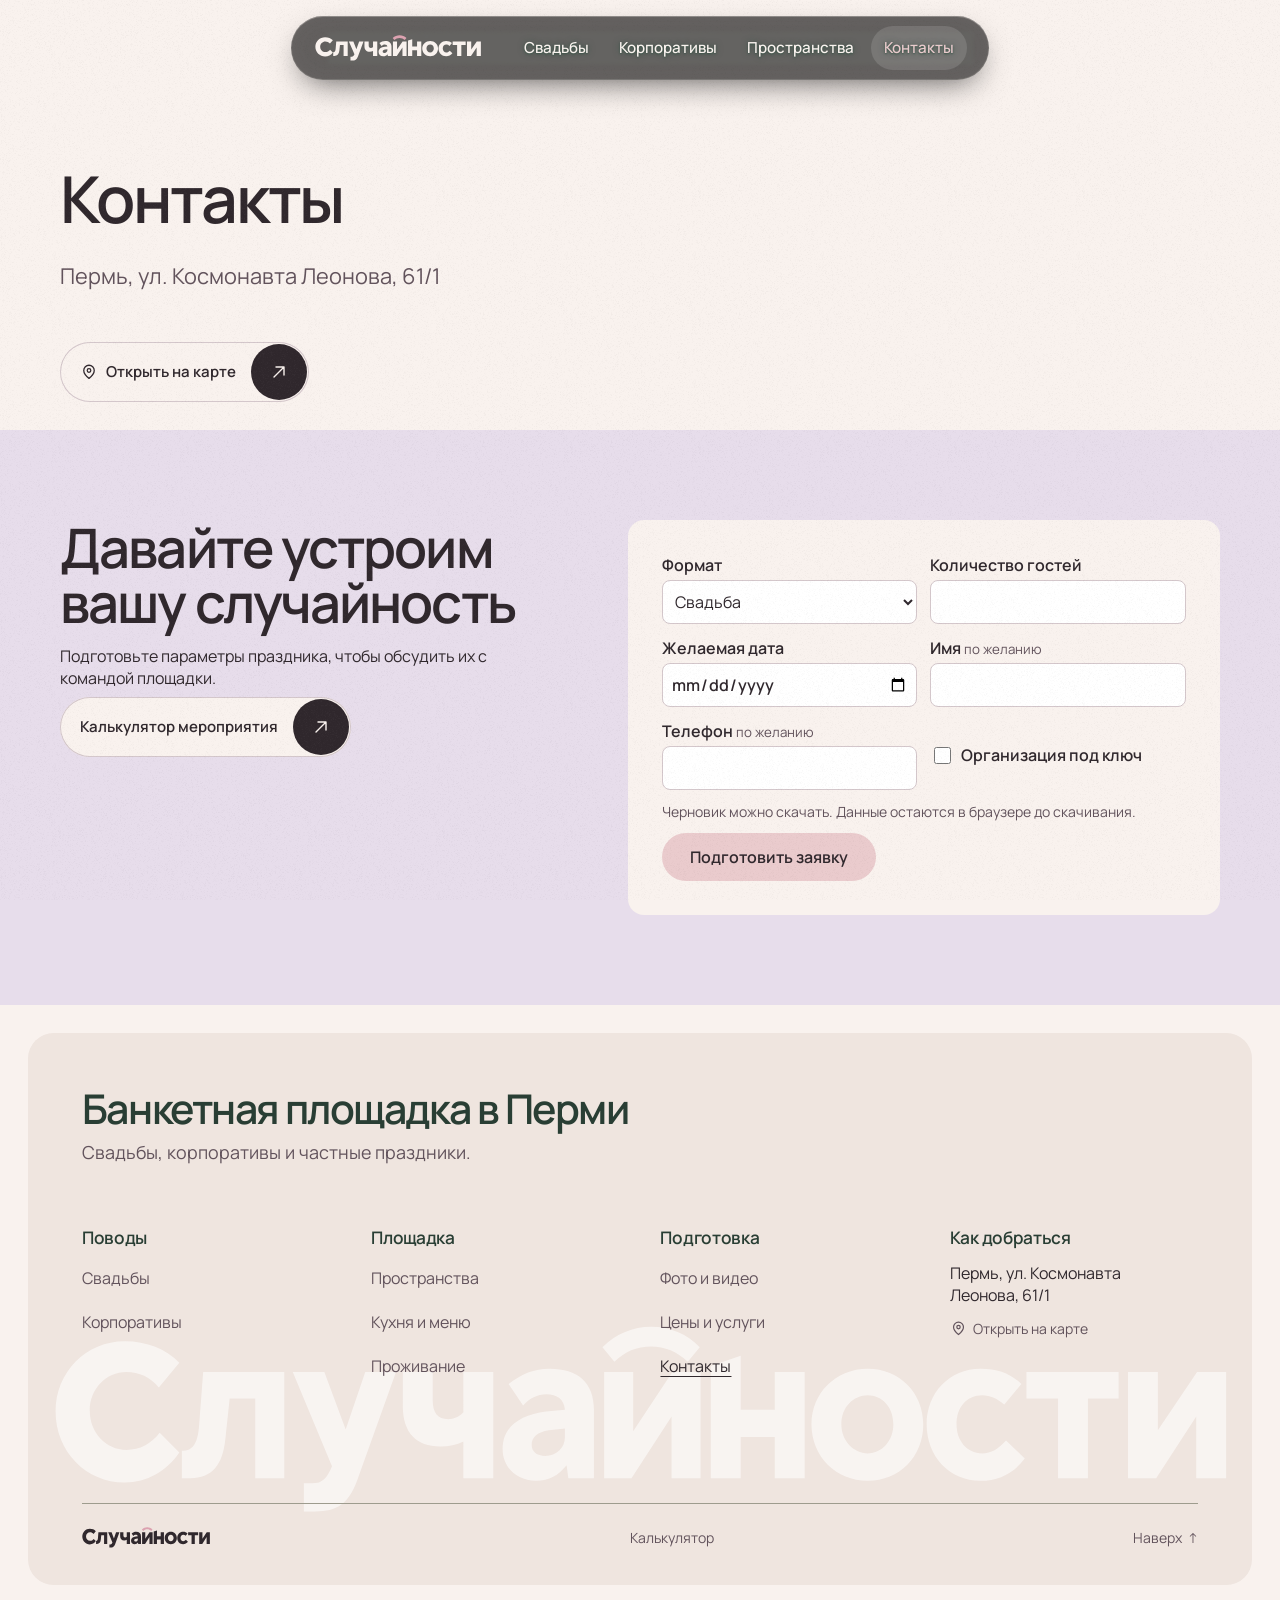
<file: contacts/index.html>
<!doctype html>
<html lang="ru">
<head>
  <meta charset="utf-8">
  <meta name="viewport" content="width=device-width, initial-scale=1">
  <meta name="theme-color" content="#f9f2ee">
  <meta name="robots" content="noindex">
  <meta name="description" content="Адрес банкетной площадки Случайности и параметры заявки.">
  <title>Контакты · Случайности</title>

  <link rel="stylesheet" href="../prototype/site-effects.css?v=4">
  <link rel="preload" href="../prototype/fonts/manrope-cyrillic.woff2" as="font" type="font/woff2" crossorigin>
  <link rel="stylesheet" href="../prototype/fonts/fonts.css?v=2">
  <link rel="stylesheet" href="../prototype/site.css?v=22">



  <script src="../prototype/site.js?v=11" defer></script>


</head>
<body id="top">
  <div class="site-grain" aria-hidden="true"></div>
  <svg class="glass-definition" width="0" height="0" aria-hidden="true" focusable="false">
    <filter id="de-liquid" x="0" y="0" width="100%" height="100%" color-interpolation-filters="sRGB">
      <feImage id="liquid-map" x="0" y="0" width="100%" height="100%" preserveAspectRatio="none" result="map"/>
      <feDisplacementMap in="SourceGraphic" in2="map" scale="32" xChannelSelector="R" yChannelSelector="G"/>
    </filter>
  </svg>

  <a class="skip" href="#main">К содержанию</a>
  <header class="site-header" data-light>
    <div class="nav-pill">
      <div class="nav-glass glass glass-nav" aria-hidden="true"></div>
      <a class="nav-logo" href="../" aria-label="Случайности, главная">
        <img src="../prototype/wordmark-light.svg?v=3" width="1376" height="222" alt="">
      </a>
      <nav class="nav-links" aria-label="Основное меню">
        <a class="nav-item" style="--i:0" href="../weddings/">Свадьбы</a>
<a class="nav-item" style="--i:1" href="../corporate/">Корпоративы</a>
<a class="nav-item" style="--i:2" href="../spaces/">Пространства</a>
<a class="nav-item" style="--i:3" href="../contacts/" aria-current="page">Контакты</a>
      </nav>
      <button class="nav-burger" type="button" aria-label="Открыть меню" aria-haspopup="dialog" aria-controls="mobile-menu" aria-expanded="false"><span></span><span></span></button>
    </div>
  </header>
  <dialog class="nav-dialog" id="mobile-menu" aria-label="Меню">
    <div class="dialog-header">
      <a href="../" aria-label="Случайности, главная"><img src="../prototype/wordmark-light.svg?v=3" width="1376" height="222" alt=""></a>
      <button class="icon-button" type="button" data-close autofocus aria-label="Закрыть меню"><svg viewBox="0 0 24 24" aria-hidden="true"><path d="m6 6 12 12M18 6 6 18"/></svg></button>
    </div>
    <nav aria-label="Все страницы">
      <a href="../weddings/" class="dialog-link" style="--i:0"><span class="dialog-index" aria-hidden="true">01</span><span>Свадьбы</span><svg viewBox="0 0 16 16" fill="none" stroke="currentColor" stroke-width="1.4" stroke-linecap="round" stroke-linejoin="round" aria-hidden="true" focusable="false"><path d="M3 13 13 3M5 3h8v8"/></svg></a>
<a href="../corporate/" class="dialog-link" style="--i:1"><span class="dialog-index" aria-hidden="true">02</span><span>Корпоративы</span><svg viewBox="0 0 16 16" fill="none" stroke="currentColor" stroke-width="1.4" stroke-linecap="round" stroke-linejoin="round" aria-hidden="true" focusable="false"><path d="M3 13 13 3M5 3h8v8"/></svg></a>
<a href="../spaces/" class="dialog-link" style="--i:2"><span class="dialog-index" aria-hidden="true">03</span><span>Пространства</span><svg viewBox="0 0 16 16" fill="none" stroke="currentColor" stroke-width="1.4" stroke-linecap="round" stroke-linejoin="round" aria-hidden="true" focusable="false"><path d="M3 13 13 3M5 3h8v8"/></svg></a>
<a href="../menu/" class="dialog-link" style="--i:3"><span class="dialog-index" aria-hidden="true">04</span><span>Кухня и меню</span><svg viewBox="0 0 16 16" fill="none" stroke="currentColor" stroke-width="1.4" stroke-linecap="round" stroke-linejoin="round" aria-hidden="true" focusable="false"><path d="M3 13 13 3M5 3h8v8"/></svg></a>
<a href="../gallery/" class="dialog-link" style="--i:4"><span class="dialog-index" aria-hidden="true">05</span><span>Фото и видео</span><svg viewBox="0 0 16 16" fill="none" stroke="currentColor" stroke-width="1.4" stroke-linecap="round" stroke-linejoin="round" aria-hidden="true" focusable="false"><path d="M3 13 13 3M5 3h8v8"/></svg></a>
<a href="../stay/" class="dialog-link" style="--i:5"><span class="dialog-index" aria-hidden="true">06</span><span>Проживание</span><svg viewBox="0 0 16 16" fill="none" stroke="currentColor" stroke-width="1.4" stroke-linecap="round" stroke-linejoin="round" aria-hidden="true" focusable="false"><path d="M3 13 13 3M5 3h8v8"/></svg></a>
<a href="../prices/" class="dialog-link" style="--i:6"><span class="dialog-index" aria-hidden="true">07</span><span>Цены и услуги</span><svg viewBox="0 0 16 16" fill="none" stroke="currentColor" stroke-width="1.4" stroke-linecap="round" stroke-linejoin="round" aria-hidden="true" focusable="false"><path d="M3 13 13 3M5 3h8v8"/></svg></a>
<a href="../contacts/" class="dialog-link" style="--i:7" aria-current="page"><span class="dialog-index" aria-hidden="true">08</span><span>Контакты</span><svg viewBox="0 0 16 16" fill="none" stroke="currentColor" stroke-width="1.4" stroke-linecap="round" stroke-linejoin="round" aria-hidden="true" focusable="false"><path d="M3 13 13 3M5 3h8v8"/></svg></a>
    </nav>
    <div class="dialog-bottom">
      <address>Пермь, ул. Космонавта Леонова, 61/1</address>
      <a class="primary plain-button" href="https://yandex.ru/maps/?text=%D0%9F%D0%B5%D1%80%D0%BC%D1%8C%2C%20%D1%83%D0%BB.%20%D0%9A%D0%BE%D1%81%D0%BC%D0%BE%D0%BD%D0%B0%D0%B2%D1%82%D0%B0%20%D0%9B%D0%B5%D0%BE%D0%BD%D0%BE%D0%B2%D0%B0%2C%2061%2F1" target="_blank" rel="noopener"><svg viewBox="0 0 24 24" fill="none" stroke="currentColor" stroke-width="1.7" stroke-linejoin="round" aria-hidden="true" focusable="false"><path d="M19 10c0 5-7 10.5-7 10.5S5 15 5 10a7 7 0 1 1 14 0Z"/><circle cx="12" cy="10" r="2.4"/></svg> Открыть на карте</a>
    </div>
  </dialog>
  <main id="main"><section class="page-intro frame section"><div><h1>Контакты</h1><p>Пермь, ул. Космонавта Леонова, 61/1</p></div></section><section class="frame contact-map" aria-label="Адрес на карте"><a class="map-link sweep-control" href="https://yandex.ru/maps/?text=%D0%9F%D0%B5%D1%80%D0%BC%D1%8C%2C%20%D1%83%D0%BB.%20%D0%9A%D0%BE%D1%81%D0%BC%D0%BE%D0%BD%D0%B0%D0%B2%D1%82%D0%B0%20%D0%9B%D0%B5%D0%BE%D0%BD%D0%BE%D0%B2%D0%B0%2C%2061%2F1" target="_blank" rel="noopener">
    <svg viewBox="0 0 24 24" fill="none" stroke="currentColor" stroke-width="1.7" stroke-linejoin="round" aria-hidden="true" focusable="false"><path d="M19 10c0 5-7 10.5-7 10.5S5 15 5 10a7 7 0 1 1 14 0Z"/><circle cx="12" cy="10" r="2.4"/></svg>
    <span class="sweep-label">Открыть на карте</span><span class="sweep-arrow" aria-hidden="true"><svg viewBox="0 0 16 16" fill="none" stroke="currentColor" stroke-width="1.4" stroke-linecap="round" stroke-linejoin="round" aria-hidden="true" focusable="false"><path d="M3 13 13 3M5 3h8v8"/></svg></span>
  </a></section><section class="request-section" id="request" aria-labelledby="request-title">

    <div class="frame section request-layout">
      <div><h2 id="request-title">Давайте устроим вашу случайность</h2>
        <p>Подготовьте параметры праздника, чтобы обсудить их с командой площадки.</p>
        <a class="text-link sweep-action sweep-control" href="../#event-calculator"><span class="sweep-label">Калькулятор мероприятия</span><span class="sweep-arrow" aria-hidden="true"><svg viewBox="0 0 16 16" fill="none" stroke="currentColor" stroke-width="1.4" stroke-linecap="round" stroke-linejoin="round" aria-hidden="true" focusable="false"><path d="M3 13 13 3M5 3h8v8"/></svg></span></a>
      </div>
      <form class="request-form" data-request>

        <fieldset disabled>
        <div class="request-fields">
          <div><label for="request-event">Формат</label><select id="request-event" name="event"><option value="wedding">Свадьба</option><option value="corporate">Корпоратив</option><option value="birthday">День рождения</option><option value="other">Другое событие</option></select></div>
          <label>Количество гостей<input name="guests" type="number" inputmode="numeric" min="1" max="150" required></label>
          <label>Желаемая дата<input name="date" type="date"></label>
          <label>Имя <small>по желанию</small><input name="contact" autocomplete="given-name" maxlength="80"></label>
          <label>Телефон <small>по желанию</small><input name="phone" type="tel" autocomplete="tel" maxlength="28"></label>
          <label class="request-check"><input type="checkbox" name="fullService">Организация под ключ</label>
        </div>
        <p class="form-note">Черновик можно скачать. Данные остаются в браузере до скачивания.</p>
        <button class="primary plain-button" type="submit">Подготовить заявку</button>
        </fieldset>
        <noscript><p class="form-note">Для подготовки черновика включите JavaScript.</p></noscript>
        <div class="request-result" data-request-result hidden>
          <p role="status" data-request-status></p>
          <a class="text-link" data-request-download download="sluchaynosti-request.txt">Скачать черновик</a>
        </div>
      </form>
    </div>
  </section></main>
  <footer class="site-footer">
    <div class="footer-panel">
      <div class="footer-intro">
        <p>Банкетная площадка в Перми</p>
        <p>Свадьбы, корпоративы и частные праздники.</p>
      </div>
      <nav class="footer-columns" aria-label="Разделы сайта и адрес площадки">
          <div class="footer-group">
            <h2>Поводы</h2>
            <ul><li><a class="footer-link" href="../weddings/">Свадьбы</a></li><li><a class="footer-link" href="../corporate/">Корпоративы</a></li></ul>
          </div>
<div class="footer-group">
            <h2>Площадка</h2>
            <ul><li><a class="footer-link" href="../spaces/">Пространства</a></li><li><a class="footer-link" href="../menu/">Кухня и меню</a></li><li><a class="footer-link" href="../stay/">Проживание</a></li></ul>
          </div>
<div class="footer-group">
            <h2>Подготовка</h2>
            <ul><li><a class="footer-link" href="../gallery/">Фото и видео</a></li><li><a class="footer-link" href="../prices/">Цены и услуги</a></li><li><a class="footer-link" href="../contacts/" aria-current="page">Контакты</a></li></ul>
          </div>
        <div class="footer-group footer-visit">
          <h2>Как добраться</h2>
          <address>Пермь, ул. Космонавта Леонова, 61/1</address>
          <a class="footer-link footer-map" href="https://yandex.ru/maps/?text=%D0%9F%D0%B5%D1%80%D0%BC%D1%8C%2C%20%D1%83%D0%BB.%20%D0%9A%D0%BE%D1%81%D0%BC%D0%BE%D0%BD%D0%B0%D0%B2%D1%82%D0%B0%20%D0%9B%D0%B5%D0%BE%D0%BD%D0%BE%D0%B2%D0%B0%2C%2061%2F1" target="_blank" rel="noopener"><svg viewBox="0 0 24 24" fill="none" stroke="currentColor" stroke-width="1.7" stroke-linejoin="round" aria-hidden="true" focusable="false"><path d="M19 10c0 5-7 10.5-7 10.5S5 15 5 10a7 7 0 1 1 14 0Z"/><circle cx="12" cy="10" r="2.4"/></svg> Открыть на карте</a>
        </div>
      </nav>
      <img class="footer-watermark" src="../prototype/wordmark.svg?v=3" width="1376" height="222" alt="" loading="lazy" decoding="async">
      <div class="footer-bottom">
        <a class="footer-brand" href="../"><img src="../prototype/wordmark.svg?v=3" width="1376" height="222" alt="Случайности, главная"></a>
        <a class="footer-link" href="../#event-calculator">Калькулятор</a>
        <a class="footer-link footer-top" href="#top">Наверх <span aria-hidden="true">↑</span></a>
      </div>
    </div>
  </footer>
</body>
</html>
</file>
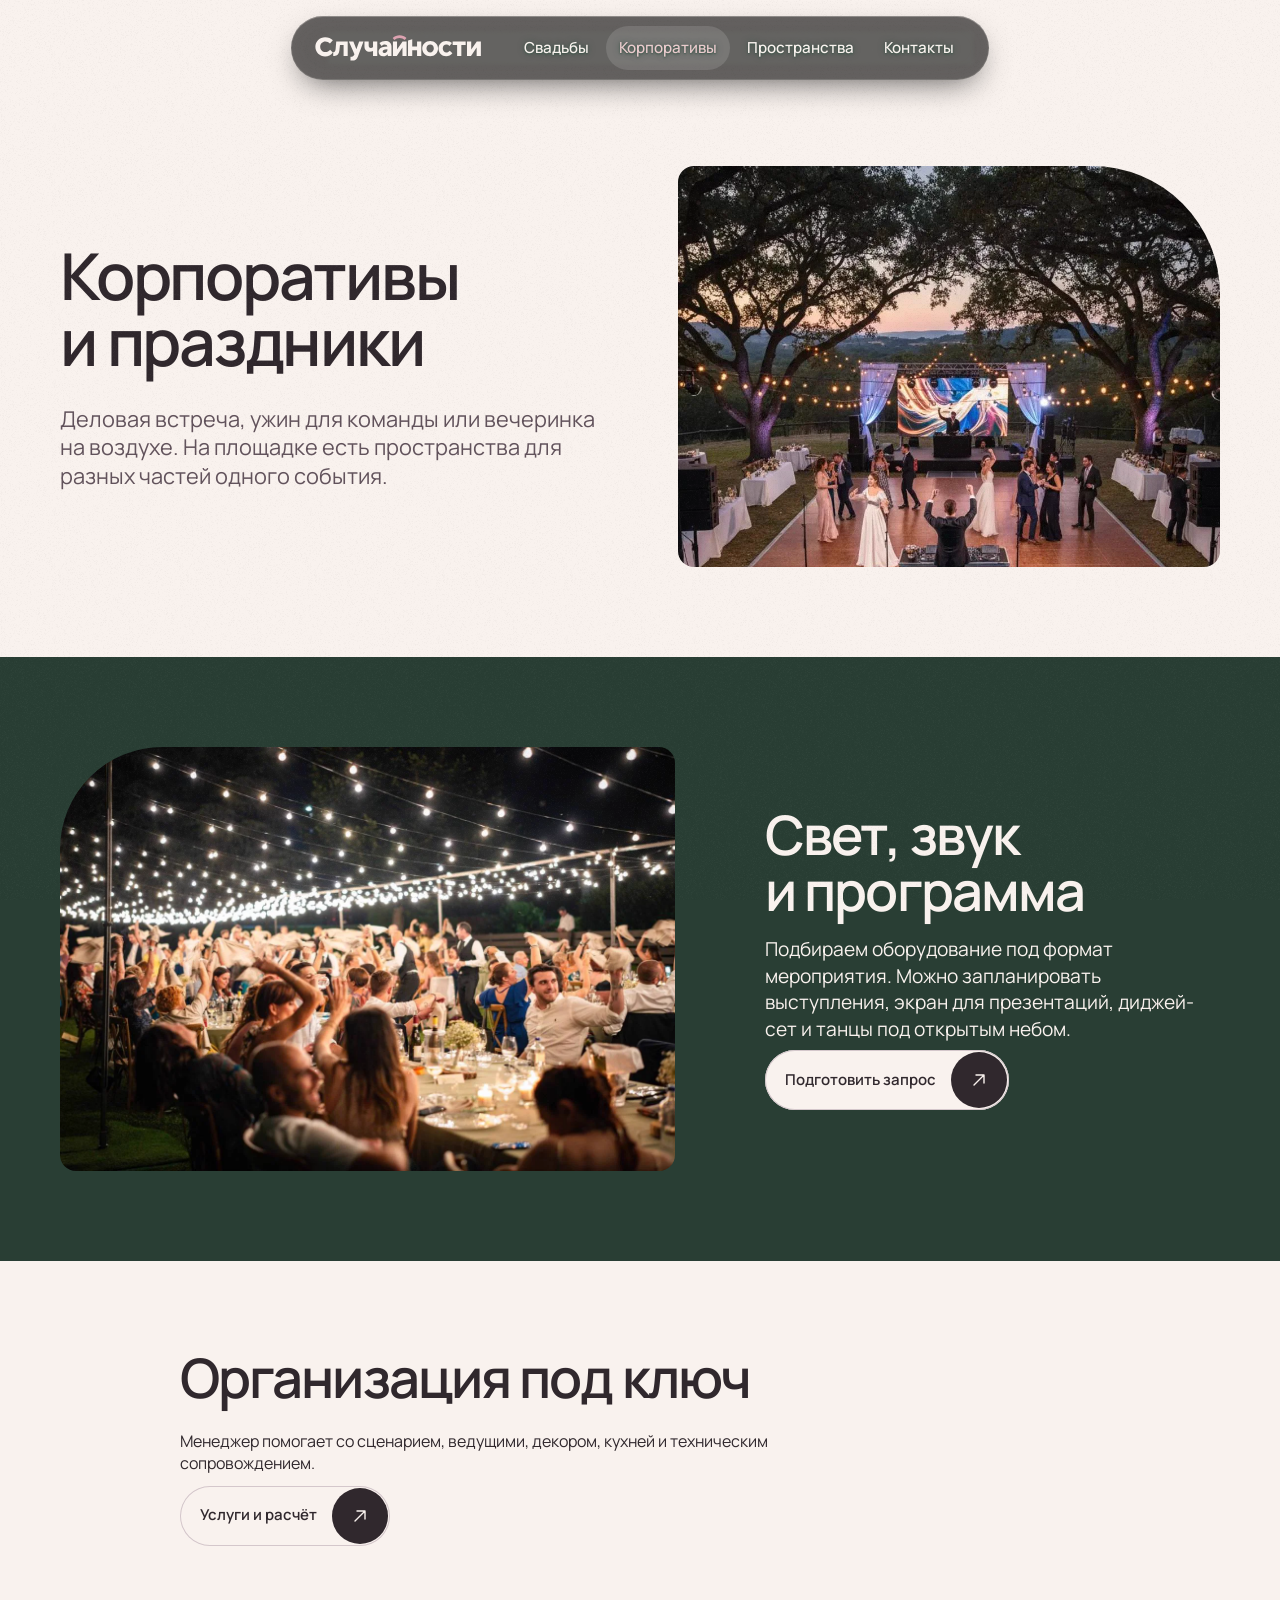
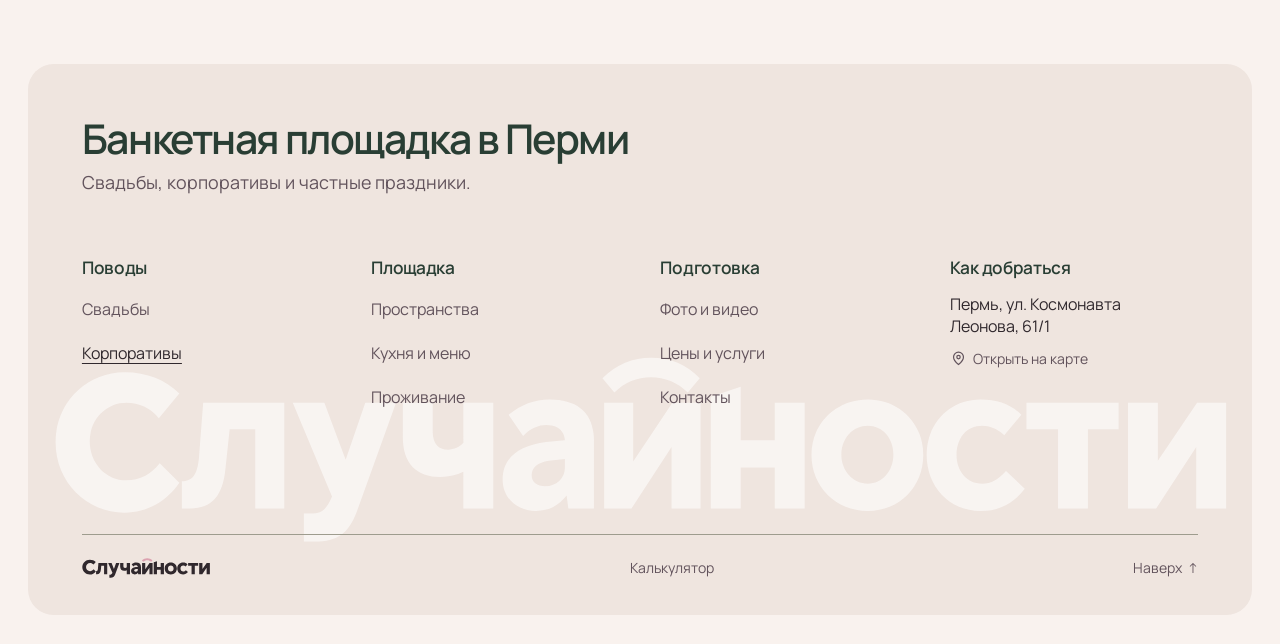
<file: corporate/index.html>
<!doctype html>
<html lang="ru">
<head>
  <meta charset="utf-8">
  <meta name="viewport" content="width=device-width, initial-scale=1">
  <meta name="theme-color" content="#f9f2ee">
  <meta name="robots" content="noindex">
  <meta name="description" content="Площадки и техническая команда для корпоративных мероприятий в Перми.">
  <title>Корпоративы и праздники · Случайности</title>

  <link rel="stylesheet" href="../prototype/site-effects.css?v=4">
  <link rel="preload" href="../prototype/fonts/manrope-cyrillic.woff2" as="font" type="font/woff2" crossorigin>
  <link rel="stylesheet" href="../prototype/fonts/fonts.css?v=2">
  <link rel="stylesheet" href="../prototype/site.css?v=22">



  <script src="../prototype/site.js?v=11" defer></script>


</head>
<body id="top">
  <div class="site-grain" aria-hidden="true"></div>
  <svg class="glass-definition" width="0" height="0" aria-hidden="true" focusable="false">
    <filter id="de-liquid" x="0" y="0" width="100%" height="100%" color-interpolation-filters="sRGB">
      <feImage id="liquid-map" x="0" y="0" width="100%" height="100%" preserveAspectRatio="none" result="map"/>
      <feDisplacementMap in="SourceGraphic" in2="map" scale="32" xChannelSelector="R" yChannelSelector="G"/>
    </filter>
  </svg>

  <a class="skip" href="#main">К содержанию</a>
  <header class="site-header" data-light>
    <div class="nav-pill">
      <div class="nav-glass glass glass-nav" aria-hidden="true"></div>
      <a class="nav-logo" href="../" aria-label="Случайности, главная">
        <img src="../prototype/wordmark-light.svg?v=3" width="1376" height="222" alt="">
      </a>
      <nav class="nav-links" aria-label="Основное меню">
        <a class="nav-item" style="--i:0" href="../weddings/">Свадьбы</a>
<a class="nav-item" style="--i:1" href="../corporate/" aria-current="page">Корпоративы</a>
<a class="nav-item" style="--i:2" href="../spaces/">Пространства</a>
<a class="nav-item" style="--i:3" href="../contacts/">Контакты</a>
      </nav>
      <button class="nav-burger" type="button" aria-label="Открыть меню" aria-haspopup="dialog" aria-controls="mobile-menu" aria-expanded="false"><span></span><span></span></button>
    </div>
  </header>
  <dialog class="nav-dialog" id="mobile-menu" aria-label="Меню">
    <div class="dialog-header">
      <a href="../" aria-label="Случайности, главная"><img src="../prototype/wordmark-light.svg?v=3" width="1376" height="222" alt=""></a>
      <button class="icon-button" type="button" data-close autofocus aria-label="Закрыть меню"><svg viewBox="0 0 24 24" aria-hidden="true"><path d="m6 6 12 12M18 6 6 18"/></svg></button>
    </div>
    <nav aria-label="Все страницы">
      <a href="../weddings/" class="dialog-link" style="--i:0"><span class="dialog-index" aria-hidden="true">01</span><span>Свадьбы</span><svg viewBox="0 0 16 16" fill="none" stroke="currentColor" stroke-width="1.4" stroke-linecap="round" stroke-linejoin="round" aria-hidden="true" focusable="false"><path d="M3 13 13 3M5 3h8v8"/></svg></a>
<a href="../corporate/" class="dialog-link" style="--i:1" aria-current="page"><span class="dialog-index" aria-hidden="true">02</span><span>Корпоративы</span><svg viewBox="0 0 16 16" fill="none" stroke="currentColor" stroke-width="1.4" stroke-linecap="round" stroke-linejoin="round" aria-hidden="true" focusable="false"><path d="M3 13 13 3M5 3h8v8"/></svg></a>
<a href="../spaces/" class="dialog-link" style="--i:2"><span class="dialog-index" aria-hidden="true">03</span><span>Пространства</span><svg viewBox="0 0 16 16" fill="none" stroke="currentColor" stroke-width="1.4" stroke-linecap="round" stroke-linejoin="round" aria-hidden="true" focusable="false"><path d="M3 13 13 3M5 3h8v8"/></svg></a>
<a href="../menu/" class="dialog-link" style="--i:3"><span class="dialog-index" aria-hidden="true">04</span><span>Кухня и меню</span><svg viewBox="0 0 16 16" fill="none" stroke="currentColor" stroke-width="1.4" stroke-linecap="round" stroke-linejoin="round" aria-hidden="true" focusable="false"><path d="M3 13 13 3M5 3h8v8"/></svg></a>
<a href="../gallery/" class="dialog-link" style="--i:4"><span class="dialog-index" aria-hidden="true">05</span><span>Фото и видео</span><svg viewBox="0 0 16 16" fill="none" stroke="currentColor" stroke-width="1.4" stroke-linecap="round" stroke-linejoin="round" aria-hidden="true" focusable="false"><path d="M3 13 13 3M5 3h8v8"/></svg></a>
<a href="../stay/" class="dialog-link" style="--i:5"><span class="dialog-index" aria-hidden="true">06</span><span>Проживание</span><svg viewBox="0 0 16 16" fill="none" stroke="currentColor" stroke-width="1.4" stroke-linecap="round" stroke-linejoin="round" aria-hidden="true" focusable="false"><path d="M3 13 13 3M5 3h8v8"/></svg></a>
<a href="../prices/" class="dialog-link" style="--i:6"><span class="dialog-index" aria-hidden="true">07</span><span>Цены и услуги</span><svg viewBox="0 0 16 16" fill="none" stroke="currentColor" stroke-width="1.4" stroke-linecap="round" stroke-linejoin="round" aria-hidden="true" focusable="false"><path d="M3 13 13 3M5 3h8v8"/></svg></a>
<a href="../contacts/" class="dialog-link" style="--i:7"><span class="dialog-index" aria-hidden="true">08</span><span>Контакты</span><svg viewBox="0 0 16 16" fill="none" stroke="currentColor" stroke-width="1.4" stroke-linecap="round" stroke-linejoin="round" aria-hidden="true" focusable="false"><path d="M3 13 13 3M5 3h8v8"/></svg></a>
    </nav>
    <div class="dialog-bottom">
      <address>Пермь, ул. Космонавта Леонова, 61/1</address>
      <a class="primary plain-button" href="https://yandex.ru/maps/?text=%D0%9F%D0%B5%D1%80%D0%BC%D1%8C%2C%20%D1%83%D0%BB.%20%D0%9A%D0%BE%D1%81%D0%BC%D0%BE%D0%BD%D0%B0%D0%B2%D1%82%D0%B0%20%D0%9B%D0%B5%D0%BE%D0%BD%D0%BE%D0%B2%D0%B0%2C%2061%2F1" target="_blank" rel="noopener"><svg viewBox="0 0 24 24" fill="none" stroke="currentColor" stroke-width="1.7" stroke-linejoin="round" aria-hidden="true" focusable="false"><path d="M19 10c0 5-7 10.5-7 10.5S5 15 5 10a7 7 0 1 1 14 0Z"/><circle cx="12" cy="10" r="2.4"/></svg> Открыть на карте</a>
    </div>
  </dialog>
  <main id="main"><section class="page-intro frame section"><div><h1>Корпоративы и праздники</h1><p>Деловая встреча, ужин для команды или вечеринка на воздухе. На площадке есть пространства для разных частей одного события.</p></div><img class="page-image" src="../prototype/dance.webp" alt="" loading="lazy" decoding="async"></section><section id="production" class="feature-section feature-dark">


    <div class="frame section feature">
      <img class="feature-image" src="../prototype/dancing-guests.webp" alt="Вечернее событие на открытом воздухе" loading="lazy" decoding="async">
      <div class="feature-copy" data-reveal>

      <h2>Свет, звук и программа</h2><p>Подбираем оборудование под формат мероприятия. Можно запланировать выступления, экран для презентаций, диджей-сет и танцы под открытым небом.</p>
      <a class="text-link sweep-action sweep-control" href="../contacts/?event=corporate#request"><span class="sweep-label">Подготовить запрос</span><span class="sweep-arrow" aria-hidden="true"><svg viewBox="0 0 16 16" fill="none" stroke="currentColor" stroke-width="1.4" stroke-linecap="round" stroke-linejoin="round" aria-hidden="true" focusable="false"><path d="M3 13 13 3M5 3h8v8"/></svg></span></a></div>
    </div>

  </section><section class="frame section prose"><h2>Организация под ключ</h2><p>Менеджер помогает со сценарием, ведущими, декором, кухней и техническим сопровождением.</p><a class="text-link sweep-action sweep-control" href="../prices/"><span class="sweep-label">Услуги и расчёт</span><span class="sweep-arrow" aria-hidden="true"><svg viewBox="0 0 16 16" fill="none" stroke="currentColor" stroke-width="1.4" stroke-linecap="round" stroke-linejoin="round" aria-hidden="true" focusable="false"><path d="M3 13 13 3M5 3h8v8"/></svg></span></a></section></main>
  <footer class="site-footer">
    <div class="footer-panel">
      <div class="footer-intro">
        <p>Банкетная площадка в Перми</p>
        <p>Свадьбы, корпоративы и частные праздники.</p>
      </div>
      <nav class="footer-columns" aria-label="Разделы сайта и адрес площадки">
          <div class="footer-group">
            <h2>Поводы</h2>
            <ul><li><a class="footer-link" href="../weddings/">Свадьбы</a></li><li><a class="footer-link" href="../corporate/" aria-current="page">Корпоративы</a></li></ul>
          </div>
<div class="footer-group">
            <h2>Площадка</h2>
            <ul><li><a class="footer-link" href="../spaces/">Пространства</a></li><li><a class="footer-link" href="../menu/">Кухня и меню</a></li><li><a class="footer-link" href="../stay/">Проживание</a></li></ul>
          </div>
<div class="footer-group">
            <h2>Подготовка</h2>
            <ul><li><a class="footer-link" href="../gallery/">Фото и видео</a></li><li><a class="footer-link" href="../prices/">Цены и услуги</a></li><li><a class="footer-link" href="../contacts/">Контакты</a></li></ul>
          </div>
        <div class="footer-group footer-visit">
          <h2>Как добраться</h2>
          <address>Пермь, ул. Космонавта Леонова, 61/1</address>
          <a class="footer-link footer-map" href="https://yandex.ru/maps/?text=%D0%9F%D0%B5%D1%80%D0%BC%D1%8C%2C%20%D1%83%D0%BB.%20%D0%9A%D0%BE%D1%81%D0%BC%D0%BE%D0%BD%D0%B0%D0%B2%D1%82%D0%B0%20%D0%9B%D0%B5%D0%BE%D0%BD%D0%BE%D0%B2%D0%B0%2C%2061%2F1" target="_blank" rel="noopener"><svg viewBox="0 0 24 24" fill="none" stroke="currentColor" stroke-width="1.7" stroke-linejoin="round" aria-hidden="true" focusable="false"><path d="M19 10c0 5-7 10.5-7 10.5S5 15 5 10a7 7 0 1 1 14 0Z"/><circle cx="12" cy="10" r="2.4"/></svg> Открыть на карте</a>
        </div>
      </nav>
      <img class="footer-watermark" src="../prototype/wordmark.svg?v=3" width="1376" height="222" alt="" loading="lazy" decoding="async">
      <div class="footer-bottom">
        <a class="footer-brand" href="../"><img src="../prototype/wordmark.svg?v=3" width="1376" height="222" alt="Случайности, главная"></a>
        <a class="footer-link" href="../#event-calculator">Калькулятор</a>
        <a class="footer-link footer-top" href="#top">Наверх <span aria-hidden="true">↑</span></a>
      </div>
    </div>
  </footer>
</body>
</html>
</file>
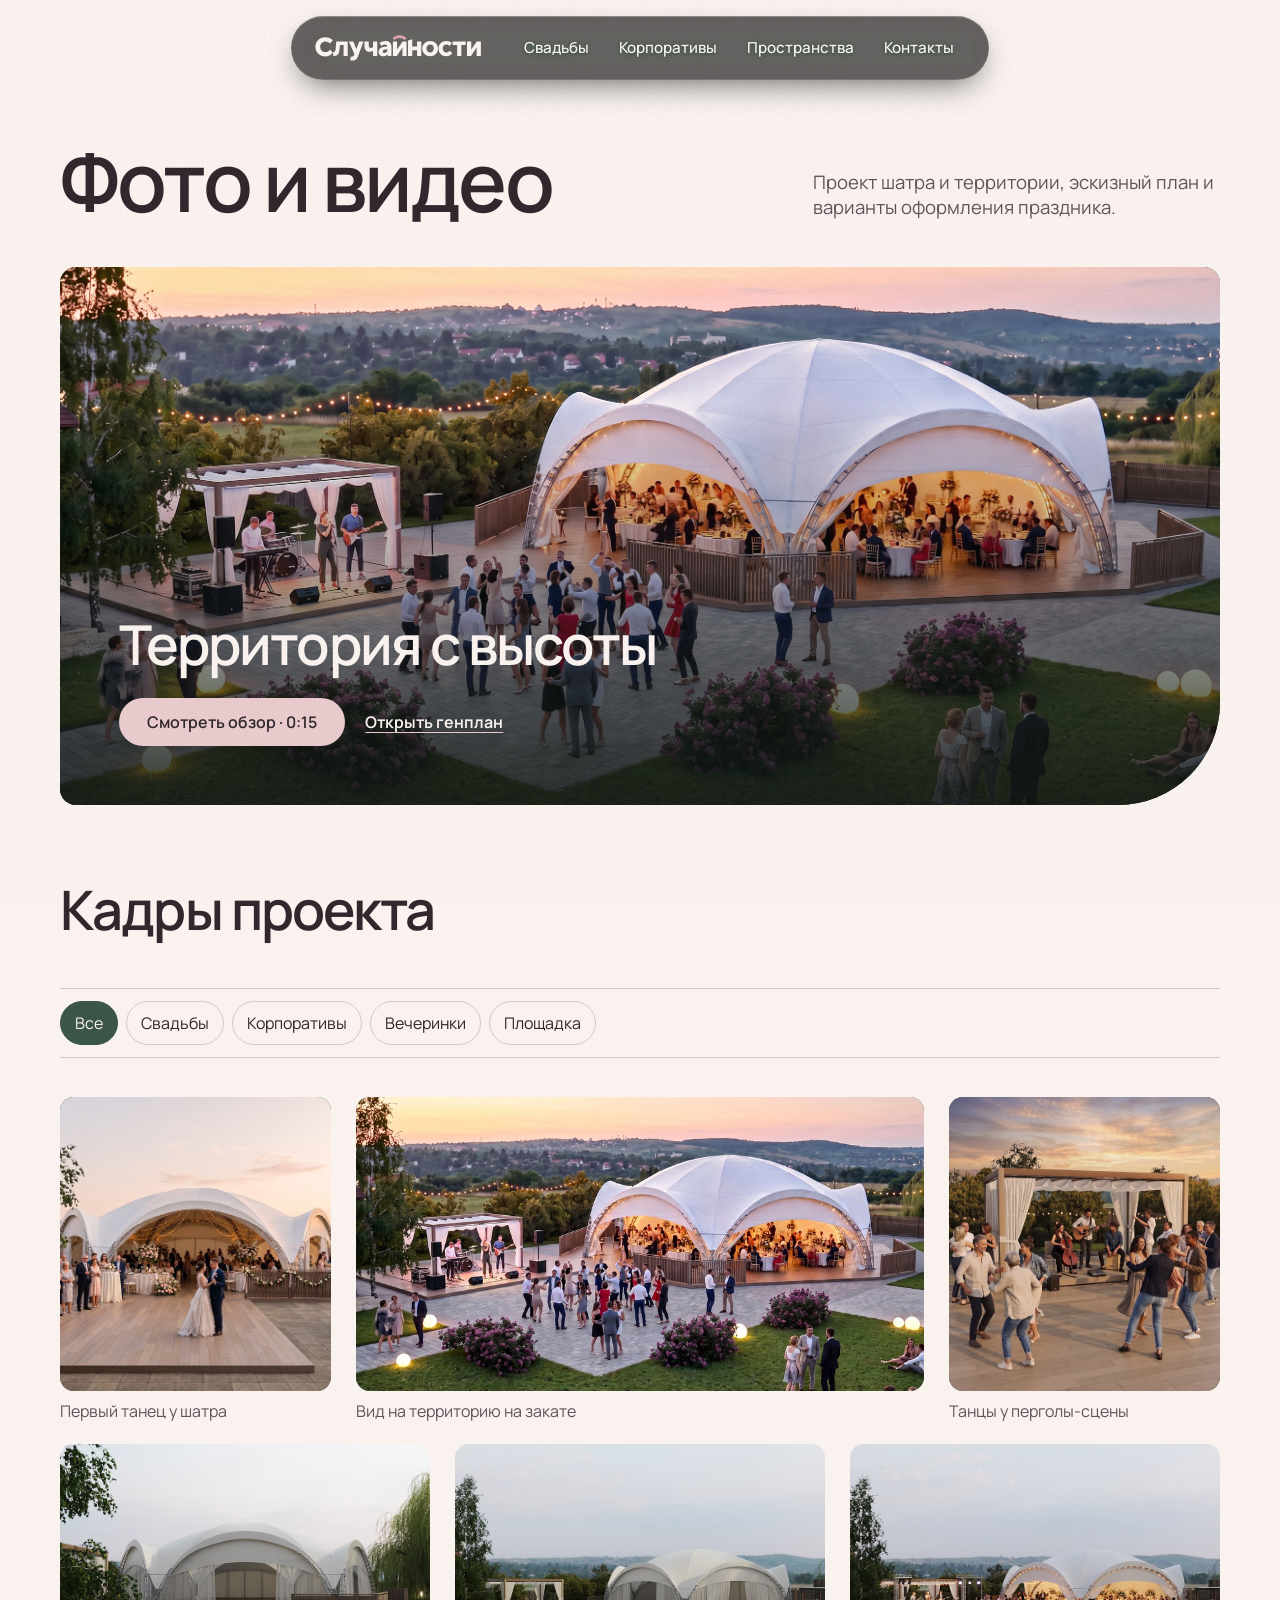
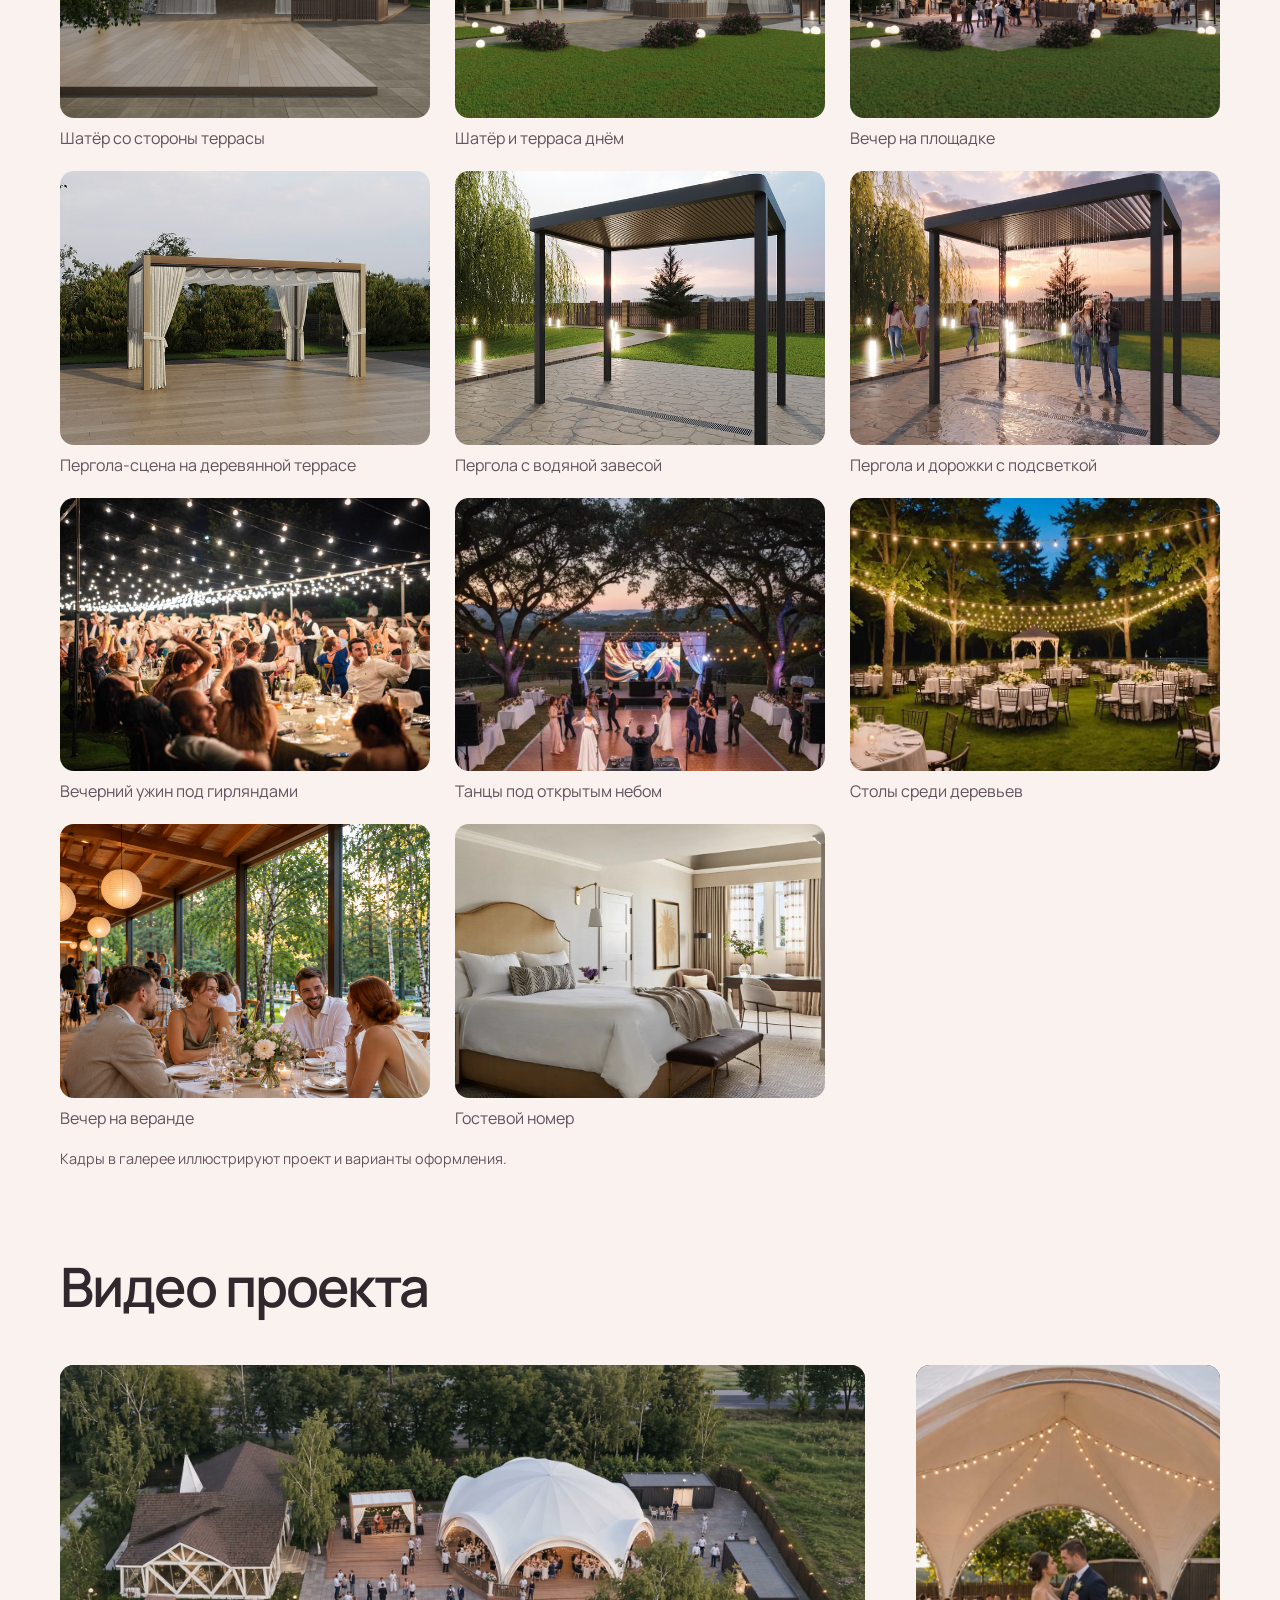
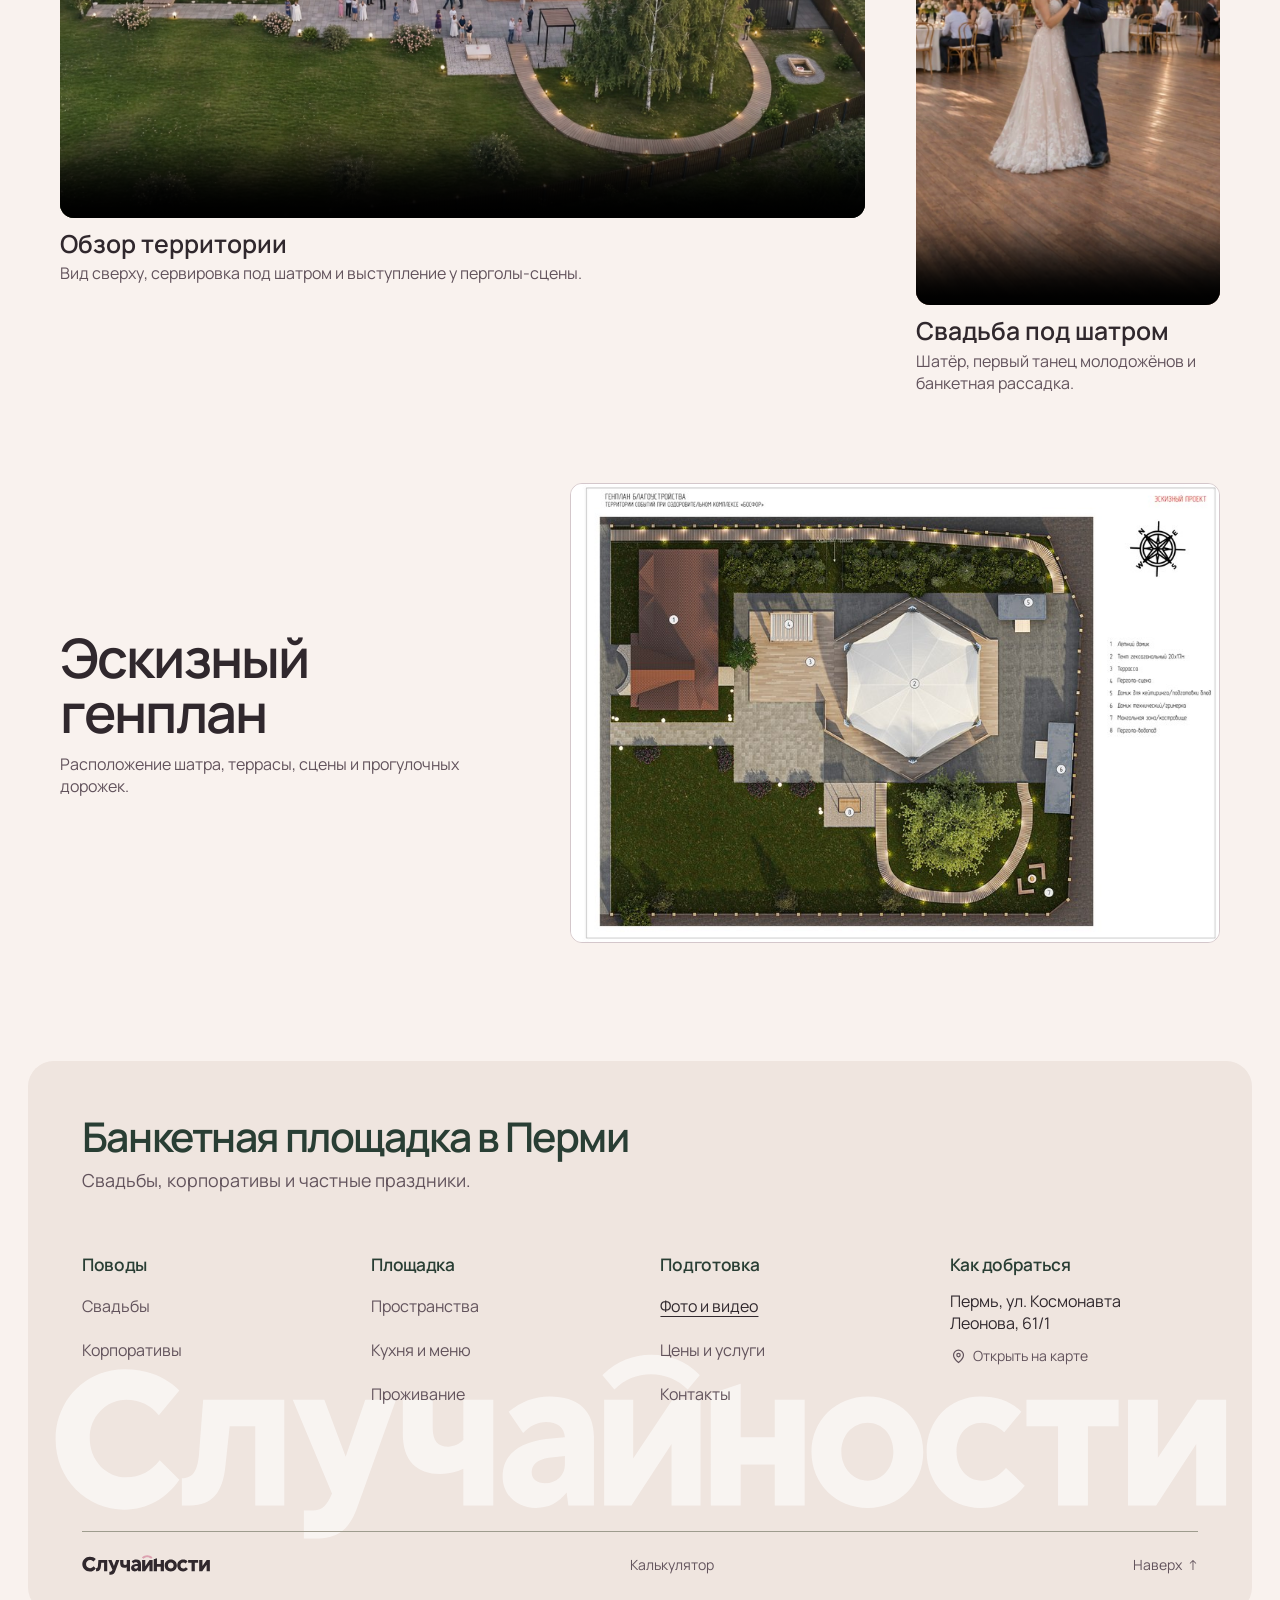
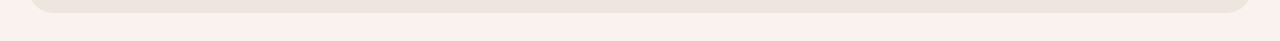
<file: gallery/index.html>
<!doctype html>
<html lang="ru">
<head>
  <meta charset="utf-8">
  <meta name="viewport" content="width=device-width, initial-scale=1">
  <meta name="theme-color" content="#f9f2ee">
  <meta name="robots" content="noindex">
  <meta name="description" content="Визуализации шатра, эскизный план территории и видео проекта банкетной площадки.">
  <title>Фото и видео · Случайности</title>

  <link rel="stylesheet" href="../prototype/site-effects.css?v=4">
  <link rel="preload" href="../prototype/fonts/manrope-cyrillic.woff2" as="font" type="font/woff2" crossorigin>
  <link rel="stylesheet" href="../prototype/fonts/fonts.css?v=2">
  <link rel="stylesheet" href="../prototype/site.css?v=22">

  <link rel="stylesheet" href="../prototype/gallery-editorial.css?v=1">

  <script src="../prototype/site.js?v=11" defer></script>


</head>
<body id="top">
  <div class="site-grain" aria-hidden="true"></div>
  <svg class="glass-definition" width="0" height="0" aria-hidden="true" focusable="false">
    <filter id="de-liquid" x="0" y="0" width="100%" height="100%" color-interpolation-filters="sRGB">
      <feImage id="liquid-map" x="0" y="0" width="100%" height="100%" preserveAspectRatio="none" result="map"/>
      <feDisplacementMap in="SourceGraphic" in2="map" scale="32" xChannelSelector="R" yChannelSelector="G"/>
    </filter>
  </svg>

  <a class="skip" href="#main">К содержанию</a>
  <header class="site-header" data-light>
    <div class="nav-pill">
      <div class="nav-glass glass glass-nav" aria-hidden="true"></div>
      <a class="nav-logo" href="../" aria-label="Случайности, главная">
        <img src="../prototype/wordmark-light.svg?v=3" width="1376" height="222" alt="">
      </a>
      <nav class="nav-links" aria-label="Основное меню">
        <a class="nav-item" style="--i:0" href="../weddings/">Свадьбы</a>
<a class="nav-item" style="--i:1" href="../corporate/">Корпоративы</a>
<a class="nav-item" style="--i:2" href="../spaces/">Пространства</a>
<a class="nav-item" style="--i:3" href="../contacts/">Контакты</a>
      </nav>
      <button class="nav-burger" type="button" aria-label="Открыть меню" aria-haspopup="dialog" aria-controls="mobile-menu" aria-expanded="false"><span></span><span></span></button>
    </div>
  </header>
  <dialog class="nav-dialog" id="mobile-menu" aria-label="Меню">
    <div class="dialog-header">
      <a href="../" aria-label="Случайности, главная"><img src="../prototype/wordmark-light.svg?v=3" width="1376" height="222" alt=""></a>
      <button class="icon-button" type="button" data-close autofocus aria-label="Закрыть меню"><svg viewBox="0 0 24 24" aria-hidden="true"><path d="m6 6 12 12M18 6 6 18"/></svg></button>
    </div>
    <nav aria-label="Все страницы">
      <a href="../weddings/" class="dialog-link" style="--i:0"><span class="dialog-index" aria-hidden="true">01</span><span>Свадьбы</span><svg viewBox="0 0 16 16" fill="none" stroke="currentColor" stroke-width="1.4" stroke-linecap="round" stroke-linejoin="round" aria-hidden="true" focusable="false"><path d="M3 13 13 3M5 3h8v8"/></svg></a>
<a href="../corporate/" class="dialog-link" style="--i:1"><span class="dialog-index" aria-hidden="true">02</span><span>Корпоративы</span><svg viewBox="0 0 16 16" fill="none" stroke="currentColor" stroke-width="1.4" stroke-linecap="round" stroke-linejoin="round" aria-hidden="true" focusable="false"><path d="M3 13 13 3M5 3h8v8"/></svg></a>
<a href="../spaces/" class="dialog-link" style="--i:2"><span class="dialog-index" aria-hidden="true">03</span><span>Пространства</span><svg viewBox="0 0 16 16" fill="none" stroke="currentColor" stroke-width="1.4" stroke-linecap="round" stroke-linejoin="round" aria-hidden="true" focusable="false"><path d="M3 13 13 3M5 3h8v8"/></svg></a>
<a href="../menu/" class="dialog-link" style="--i:3"><span class="dialog-index" aria-hidden="true">04</span><span>Кухня и меню</span><svg viewBox="0 0 16 16" fill="none" stroke="currentColor" stroke-width="1.4" stroke-linecap="round" stroke-linejoin="round" aria-hidden="true" focusable="false"><path d="M3 13 13 3M5 3h8v8"/></svg></a>
<a href="../gallery/" class="dialog-link" style="--i:4" aria-current="page"><span class="dialog-index" aria-hidden="true">05</span><span>Фото и видео</span><svg viewBox="0 0 16 16" fill="none" stroke="currentColor" stroke-width="1.4" stroke-linecap="round" stroke-linejoin="round" aria-hidden="true" focusable="false"><path d="M3 13 13 3M5 3h8v8"/></svg></a>
<a href="../stay/" class="dialog-link" style="--i:5"><span class="dialog-index" aria-hidden="true">06</span><span>Проживание</span><svg viewBox="0 0 16 16" fill="none" stroke="currentColor" stroke-width="1.4" stroke-linecap="round" stroke-linejoin="round" aria-hidden="true" focusable="false"><path d="M3 13 13 3M5 3h8v8"/></svg></a>
<a href="../prices/" class="dialog-link" style="--i:6"><span class="dialog-index" aria-hidden="true">07</span><span>Цены и услуги</span><svg viewBox="0 0 16 16" fill="none" stroke="currentColor" stroke-width="1.4" stroke-linecap="round" stroke-linejoin="round" aria-hidden="true" focusable="false"><path d="M3 13 13 3M5 3h8v8"/></svg></a>
<a href="../contacts/" class="dialog-link" style="--i:7"><span class="dialog-index" aria-hidden="true">08</span><span>Контакты</span><svg viewBox="0 0 16 16" fill="none" stroke="currentColor" stroke-width="1.4" stroke-linecap="round" stroke-linejoin="round" aria-hidden="true" focusable="false"><path d="M3 13 13 3M5 3h8v8"/></svg></a>
    </nav>
    <div class="dialog-bottom">
      <address>Пермь, ул. Космонавта Леонова, 61/1</address>
      <a class="primary plain-button" href="https://yandex.ru/maps/?text=%D0%9F%D0%B5%D1%80%D0%BC%D1%8C%2C%20%D1%83%D0%BB.%20%D0%9A%D0%BE%D1%81%D0%BC%D0%BE%D0%BD%D0%B0%D0%B2%D1%82%D0%B0%20%D0%9B%D0%B5%D0%BE%D0%BD%D0%BE%D0%B2%D0%B0%2C%2061%2F1" target="_blank" rel="noopener"><svg viewBox="0 0 24 24" fill="none" stroke="currentColor" stroke-width="1.7" stroke-linejoin="round" aria-hidden="true" focusable="false"><path d="M19 10c0 5-7 10.5-7 10.5S5 15 5 10a7 7 0 1 1 14 0Z"/><circle cx="12" cy="10" r="2.4"/></svg> Открыть на карте</a>
    </div>
  </dialog>
  <main id="main"><section class="gallery-opening frame section" aria-labelledby="gallery-title">
    <div class="gallery-opening-heading">
      <h1 id="gallery-title">Фото и видео</h1>
      <p>Проект шатра и территории, эскизный план и варианты оформления праздника.</p>
    </div>
    <div class="gallery-cover">
      <img class="gallery-cover-image" src="../prototype/project-media/grounds-overview.jpg" width="2400" height="1792" alt="Визуализация шатра и террасы на закате" fetchpriority="high" decoding="async">
      <div class="gallery-cover-copy">
        <h2>Территория с высоты</h2>
        <div class="gallery-cover-actions">
          <a class="primary" href="#project-videos">Смотреть обзор · 0:15</a>
          <a class="gallery-plan-link" href="#project-plan">Открыть генплан</a>
        </div>
      </div>
    </div>
  </section><section class="frame section gallery-page gallery-editorial" aria-labelledby="gallery-photos-title">
      <div class="section-intro"><h2 id="gallery-photos-title">Кадры проекта</h2></div>
      <div class="gallery" data-gallery data-category="all"><div class="gallery-filters" aria-label="Категории фотографий">
    <button type="button" data-filter="all" aria-pressed="true">Все</button><button type="button" data-filter="weddings" aria-pressed="false">Свадьбы</button><button type="button" data-filter="corporate" aria-pressed="false">Корпоративы</button><button type="button" data-filter="parties" aria-pressed="false">Вечеринки</button><button type="button" data-filter="venue" aria-pressed="false">Площадка</button>
  </div>
    <div class="photo-grid"><figure data-photo-group="weddings" class="gallery-lead">
      <button type="button" data-photo data-src="../prototype/project-media/wedding-marquee.jpg" data-caption="Первый танец у шатра · Визуализация проекта" aria-label="Открыть изображение: Первый танец у шатра"><img class="" src="../prototype/project-media/thumb-wedding-marquee.jpg" width="880" height="657" alt="" loading="lazy" decoding="async"></button>
      <figcaption>Первый танец у шатра</figcaption>
    </figure>
<figure data-photo-group="venue" class="gallery-lead gallery-lead-wide">
      <button type="button" data-photo data-src="../prototype/project-media/grounds-overview.jpg" data-caption="Вид на территорию на закате · Визуализация проекта" aria-label="Открыть изображение: Вид на территорию на закате"><img class="" src="../prototype/project-media/thumb-grounds-overview.jpg" width="880" height="657" alt="" loading="lazy" decoding="async"></button>
      <figcaption>Вид на территорию на закате</figcaption>
    </figure>
<figure data-photo-group="parties corporate" class="gallery-lead">
      <button type="button" data-photo data-src="../prototype/project-media/dance-terrace.jpg" data-caption="Танцы у перголы-сцены · Визуализация проекта" aria-label="Открыть изображение: Танцы у перголы-сцены"><img class="" src="../prototype/project-media/thumb-dance-terrace.jpg" width="657" height="880" alt="" loading="lazy" decoding="async"></button>
      <figcaption>Танцы у перголы-сцены</figcaption>
    </figure>
<figure data-photo-group="venue">
      <button type="button" data-photo data-src="../prototype/project-media/marquee-front.jpg" data-caption="Шатёр со стороны террасы · Визуализация проекта" aria-label="Открыть изображение: Шатёр со стороны террасы"><img class="" src="../prototype/project-media/thumb-marquee-front.jpg" width="880" height="660" alt="" loading="lazy" decoding="async"></button>
      <figcaption>Шатёр со стороны террасы</figcaption>
    </figure>
<figure data-photo-group="venue">
      <button type="button" data-photo data-src="../prototype/project-media/grounds-day.jpg" data-caption="Шатёр и терраса днём · Визуализация проекта" aria-label="Открыть изображение: Шатёр и терраса днём"><img class="" src="../prototype/project-media/thumb-grounds-day.jpg" width="880" height="660" alt="" loading="lazy" decoding="async"></button>
      <figcaption>Шатёр и терраса днём</figcaption>
    </figure>
<figure data-photo-group="venue">
      <button type="button" data-photo data-src="../prototype/project-media/grounds-evening.jpg" data-caption="Вечер на площадке · Визуализация проекта" aria-label="Открыть изображение: Вечер на площадке"><img class="" src="../prototype/project-media/thumb-grounds-evening.jpg" width="880" height="657" alt="" loading="lazy" decoding="async"></button>
      <figcaption>Вечер на площадке</figcaption>
    </figure>
<figure data-photo-group="venue">
      <button type="button" data-photo data-src="../prototype/project-media/stage-pergola.jpg" data-caption="Пергола-сцена на деревянной террасе · Визуализация проекта" aria-label="Открыть изображение: Пергола-сцена на деревянной террасе"><img class="" src="../prototype/project-media/thumb-stage-pergola.jpg" width="660" height="880" alt="" loading="lazy" decoding="async"></button>
      <figcaption>Пергола-сцена на деревянной террасе</figcaption>
    </figure>
<figure data-photo-group="venue">
      <button type="button" data-photo data-src="../prototype/project-media/water-pergola.jpg" data-caption="Пергола с водяной завесой · Визуализация проекта" aria-label="Открыть изображение: Пергола с водяной завесой"><img class="" src="../prototype/project-media/thumb-water-pergola.jpg" width="660" height="880" alt="" loading="lazy" decoding="async"></button>
      <figcaption>Пергола с водяной завесой</figcaption>
    </figure>
<figure data-photo-group="venue">
      <button type="button" data-photo data-src="../prototype/project-media/walkway-evening.jpg" data-caption="Пергола и дорожки с подсветкой · Визуализация проекта" aria-label="Открыть изображение: Пергола и дорожки с подсветкой"><img class="" src="../prototype/project-media/thumb-walkway-evening.jpg" width="657" height="880" alt="" loading="lazy" decoding="async"></button>
      <figcaption>Пергола и дорожки с подсветкой</figcaption>
    </figure>
<figure data-photo-group="weddings">
      <button type="button" data-photo data-src="../prototype/dancing-guests.webp" data-caption="Вечерний ужин под гирляндами" aria-label="Открыть изображение: Вечерний ужин под гирляндами"><img class="" src="../prototype/dancing-guests.webp" width="1290" height="860" alt="" loading="lazy" decoding="async"></button>
      <figcaption>Вечерний ужин под гирляндами</figcaption>
    </figure>
<figure data-photo-group="parties">
      <button type="button" data-photo data-src="../prototype/dance.webp" data-caption="Танцы под открытым небом" aria-label="Открыть изображение: Танцы под открытым небом"><img class="" src="../prototype/dance.webp" width="960" height="720" alt="" loading="lazy" decoding="async"></button>
      <figcaption>Танцы под открытым небом</figcaption>
    </figure>
<figure data-photo-group="venue">
      <button type="button" data-photo data-src="../prototype/grounds.webp" data-caption="Столы среди деревьев" aria-label="Открыть изображение: Столы среди деревьев"><img class="" src="../prototype/grounds.webp" width="980" height="551" alt="" loading="lazy" decoding="async"></button>
      <figcaption>Столы среди деревьев</figcaption>
    </figure>
<figure data-photo-group="venue">
      <button type="button" data-photo data-src="../prototype/veranda.png" data-caption="Вечер на веранде" aria-label="Открыть изображение: Вечер на веранде"><img class="" src="../prototype/veranda.png" width="1536" height="1024" alt="" loading="lazy" decoding="async"></button>
      <figcaption>Вечер на веранде</figcaption>
    </figure>
<figure data-photo-group="venue">
      <button type="button" data-photo data-src="../prototype/room.webp" data-caption="Гостевой номер" aria-label="Открыть изображение: Гостевой номер"><img class="" src="../prototype/room.webp" width="1024" height="1024" alt="" loading="lazy" decoding="async"></button>
      <figcaption>Гостевой номер</figcaption>
    </figure></div>
    <p data-gallery-empty role="status" hidden>Фотографии в этой категории пока не добавлены.</p>
    <dialog class="photo-dialog" aria-label="Просмотр фотографий">
      <button class="icon-button close-photo" type="button" data-close aria-label="Закрыть фото"><svg viewBox="0 0 24 24" aria-hidden="true"><path d="m6 6 12 12M18 6 6 18"/></svg></button>
      <img alt=""><div class="photo-controls"><button type="button" data-prev aria-label="Предыдущее фото">←</button><p></p><button type="button" data-next aria-label="Следующее фото">→</button></div>
    </dialog>
  </div>
      <p class="fine-print">Кадры в галерее иллюстрируют проект и варианты оформления.</p>
    </section><section class="frame section project-videos" id="project-videos" aria-labelledby="project-videos-title">
    <div class="section-intro"><h2 id="project-videos-title">Видео проекта</h2></div>
    <div class="project-video-grid">
      <figure>
        <video controls playsinline preload="none" width="1920" height="1080" poster="../prototype/project-media/venue-tour-poster.jpg" aria-label="Обзор территории" aria-describedby="venue-tour-description">
          <source src="../prototype/project-media/venue-tour.mp4" type="video/mp4">
          <a href="../prototype/project-media/venue-tour.mp4">Открыть видео</a>
        </video>
        <figcaption><h3>Обзор территории</h3><p id="venue-tour-description">Вид сверху, сервировка под шатром и выступление у перголы-сцены.</p></figcaption>
      </figure>
<figure>
        <video controls playsinline preload="none" width="720" height="1280" poster="../prototype/project-media/wedding-tour-poster.jpg" aria-label="Свадьба под шатром" aria-describedby="wedding-tour-description">
          <source src="../prototype/project-media/wedding-tour.mp4" type="video/mp4">
          <a href="../prototype/project-media/wedding-tour.mp4">Открыть видео</a>
        </video>
        <figcaption><h3>Свадьба под шатром</h3><p id="wedding-tour-description">Шатёр, первый танец молодожёнов и банкетная рассадка.</p></figcaption>
      </figure>
    </div>
  </section><section class="frame section gallery-plan" id="project-plan" aria-labelledby="project-plan-title">
    <div>
      <h2 id="project-plan-title">Эскизный генплан</h2>
      <p>Расположение шатра, террасы, сцены и прогулочных дорожек.</p>
    </div>
    <a href="../prototype/project-media/site-plan.png" aria-label="Открыть эскизный генплан в полном размере">
      <img class="" src="../prototype/project-media/thumb-site-plan.jpg" width="880" height="622" alt="Вид сверху на проект территории с подписями" loading="lazy" decoding="async">
    </a>
  </section></main>
  <footer class="site-footer">
    <div class="footer-panel">
      <div class="footer-intro">
        <p>Банкетная площадка в Перми</p>
        <p>Свадьбы, корпоративы и частные праздники.</p>
      </div>
      <nav class="footer-columns" aria-label="Разделы сайта и адрес площадки">
          <div class="footer-group">
            <h2>Поводы</h2>
            <ul><li><a class="footer-link" href="../weddings/">Свадьбы</a></li><li><a class="footer-link" href="../corporate/">Корпоративы</a></li></ul>
          </div>
<div class="footer-group">
            <h2>Площадка</h2>
            <ul><li><a class="footer-link" href="../spaces/">Пространства</a></li><li><a class="footer-link" href="../menu/">Кухня и меню</a></li><li><a class="footer-link" href="../stay/">Проживание</a></li></ul>
          </div>
<div class="footer-group">
            <h2>Подготовка</h2>
            <ul><li><a class="footer-link" href="../gallery/" aria-current="page">Фото и видео</a></li><li><a class="footer-link" href="../prices/">Цены и услуги</a></li><li><a class="footer-link" href="../contacts/">Контакты</a></li></ul>
          </div>
        <div class="footer-group footer-visit">
          <h2>Как добраться</h2>
          <address>Пермь, ул. Космонавта Леонова, 61/1</address>
          <a class="footer-link footer-map" href="https://yandex.ru/maps/?text=%D0%9F%D0%B5%D1%80%D0%BC%D1%8C%2C%20%D1%83%D0%BB.%20%D0%9A%D0%BE%D1%81%D0%BC%D0%BE%D0%BD%D0%B0%D0%B2%D1%82%D0%B0%20%D0%9B%D0%B5%D0%BE%D0%BD%D0%BE%D0%B2%D0%B0%2C%2061%2F1" target="_blank" rel="noopener"><svg viewBox="0 0 24 24" fill="none" stroke="currentColor" stroke-width="1.7" stroke-linejoin="round" aria-hidden="true" focusable="false"><path d="M19 10c0 5-7 10.5-7 10.5S5 15 5 10a7 7 0 1 1 14 0Z"/><circle cx="12" cy="10" r="2.4"/></svg> Открыть на карте</a>
        </div>
      </nav>
      <img class="footer-watermark" src="../prototype/wordmark.svg?v=3" width="1376" height="222" alt="" loading="lazy" decoding="async">
      <div class="footer-bottom">
        <a class="footer-brand" href="../"><img src="../prototype/wordmark.svg?v=3" width="1376" height="222" alt="Случайности, главная"></a>
        <a class="footer-link" href="../#event-calculator">Калькулятор</a>
        <a class="footer-link footer-top" href="#top">Наверх <span aria-hidden="true">↑</span></a>
      </div>
    </div>
  </footer>
</body>
</html>
</file>
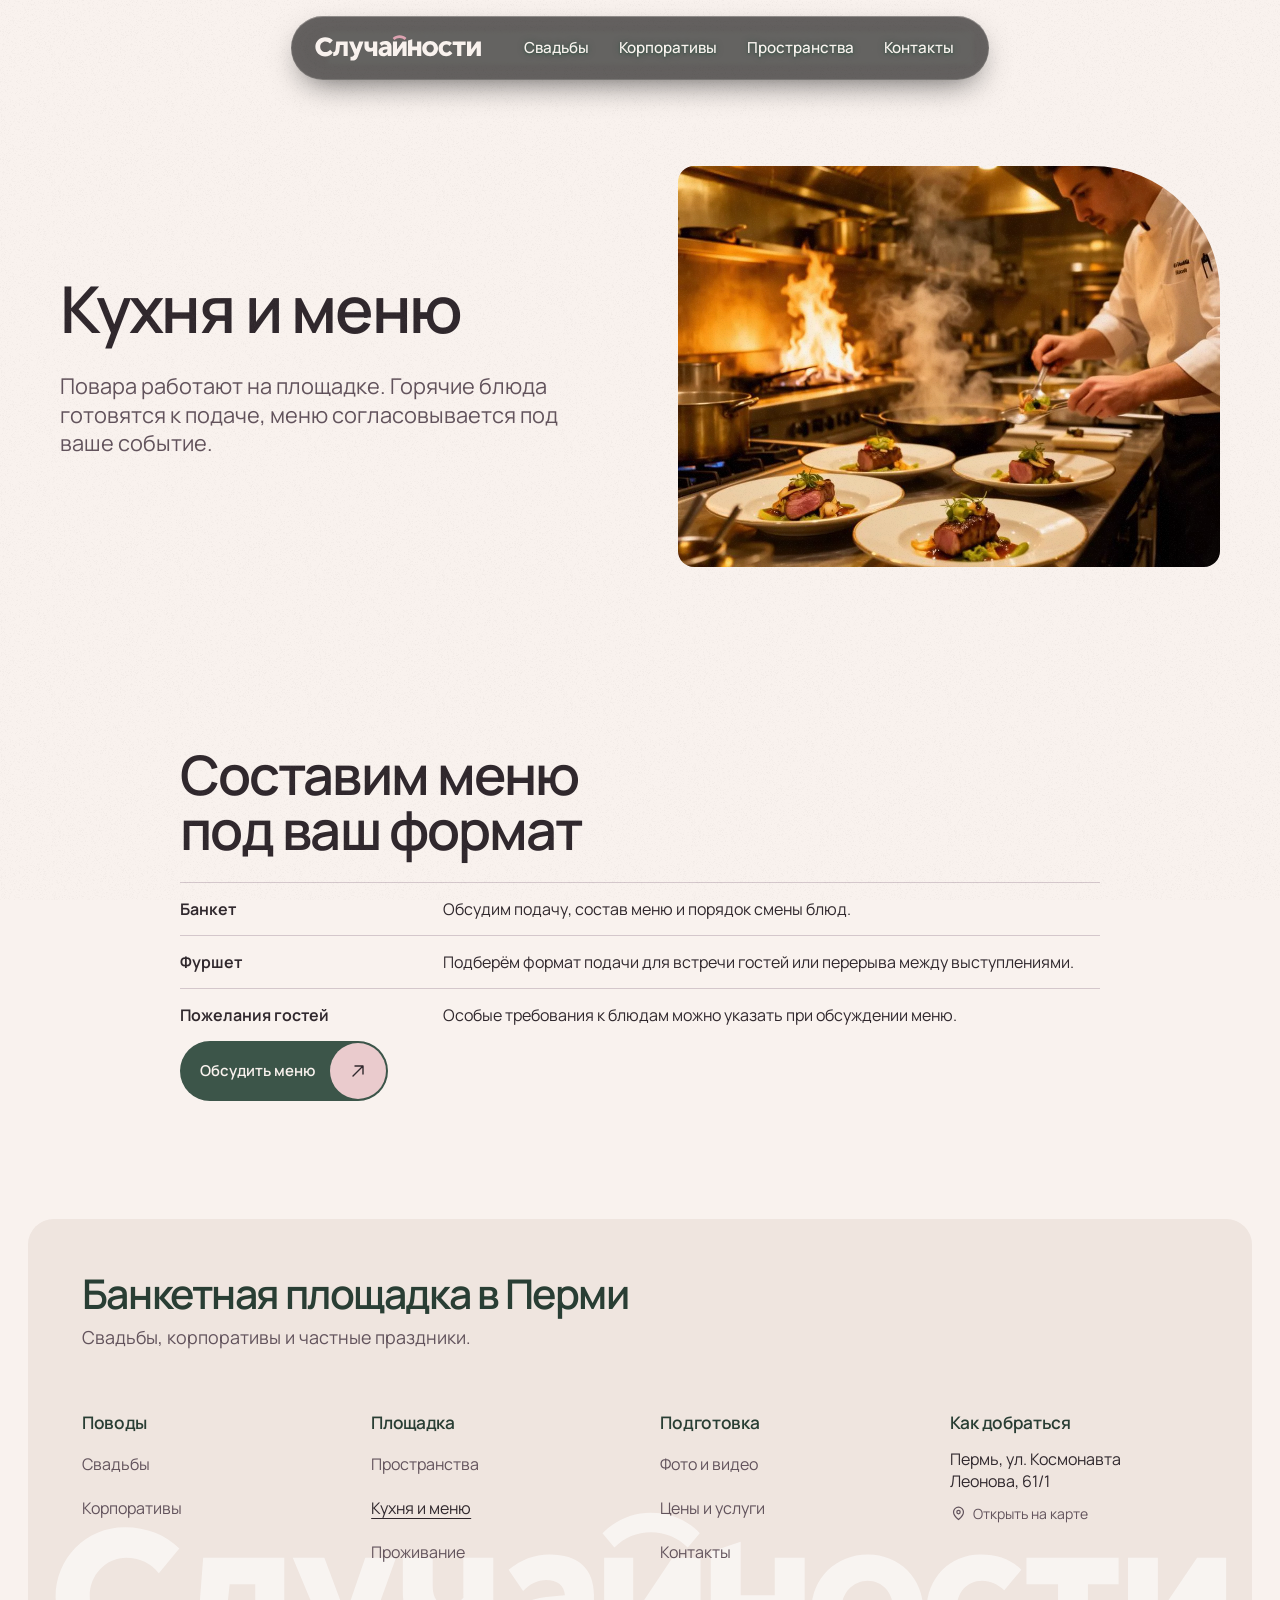
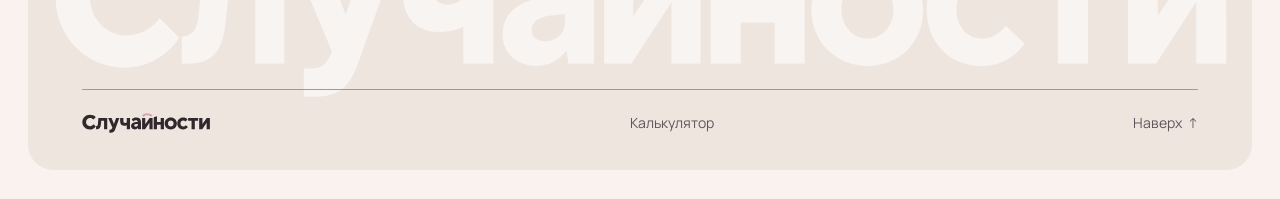
<file: menu/index.html>
<!doctype html>
<html lang="ru">
<head>
  <meta charset="utf-8">
  <meta name="viewport" content="width=device-width, initial-scale=1">
  <meta name="theme-color" content="#f9f2ee">
  <meta name="robots" content="noindex">
  <meta name="description" content="Собственная кухня и индивидуальное меню для вашего мероприятия.">
  <title>Кухня и меню · Случайности</title>

  <link rel="stylesheet" href="../prototype/site-effects.css?v=4">
  <link rel="preload" href="../prototype/fonts/manrope-cyrillic.woff2" as="font" type="font/woff2" crossorigin>
  <link rel="stylesheet" href="../prototype/fonts/fonts.css?v=2">
  <link rel="stylesheet" href="../prototype/site.css?v=22">



  <script src="../prototype/site.js?v=11" defer></script>


</head>
<body id="top">
  <div class="site-grain" aria-hidden="true"></div>
  <svg class="glass-definition" width="0" height="0" aria-hidden="true" focusable="false">
    <filter id="de-liquid" x="0" y="0" width="100%" height="100%" color-interpolation-filters="sRGB">
      <feImage id="liquid-map" x="0" y="0" width="100%" height="100%" preserveAspectRatio="none" result="map"/>
      <feDisplacementMap in="SourceGraphic" in2="map" scale="32" xChannelSelector="R" yChannelSelector="G"/>
    </filter>
  </svg>

  <a class="skip" href="#main">К содержанию</a>
  <header class="site-header" data-light>
    <div class="nav-pill">
      <div class="nav-glass glass glass-nav" aria-hidden="true"></div>
      <a class="nav-logo" href="../" aria-label="Случайности, главная">
        <img src="../prototype/wordmark-light.svg?v=3" width="1376" height="222" alt="">
      </a>
      <nav class="nav-links" aria-label="Основное меню">
        <a class="nav-item" style="--i:0" href="../weddings/">Свадьбы</a>
<a class="nav-item" style="--i:1" href="../corporate/">Корпоративы</a>
<a class="nav-item" style="--i:2" href="../spaces/">Пространства</a>
<a class="nav-item" style="--i:3" href="../contacts/">Контакты</a>
      </nav>
      <button class="nav-burger" type="button" aria-label="Открыть меню" aria-haspopup="dialog" aria-controls="mobile-menu" aria-expanded="false"><span></span><span></span></button>
    </div>
  </header>
  <dialog class="nav-dialog" id="mobile-menu" aria-label="Меню">
    <div class="dialog-header">
      <a href="../" aria-label="Случайности, главная"><img src="../prototype/wordmark-light.svg?v=3" width="1376" height="222" alt=""></a>
      <button class="icon-button" type="button" data-close autofocus aria-label="Закрыть меню"><svg viewBox="0 0 24 24" aria-hidden="true"><path d="m6 6 12 12M18 6 6 18"/></svg></button>
    </div>
    <nav aria-label="Все страницы">
      <a href="../weddings/" class="dialog-link" style="--i:0"><span class="dialog-index" aria-hidden="true">01</span><span>Свадьбы</span><svg viewBox="0 0 16 16" fill="none" stroke="currentColor" stroke-width="1.4" stroke-linecap="round" stroke-linejoin="round" aria-hidden="true" focusable="false"><path d="M3 13 13 3M5 3h8v8"/></svg></a>
<a href="../corporate/" class="dialog-link" style="--i:1"><span class="dialog-index" aria-hidden="true">02</span><span>Корпоративы</span><svg viewBox="0 0 16 16" fill="none" stroke="currentColor" stroke-width="1.4" stroke-linecap="round" stroke-linejoin="round" aria-hidden="true" focusable="false"><path d="M3 13 13 3M5 3h8v8"/></svg></a>
<a href="../spaces/" class="dialog-link" style="--i:2"><span class="dialog-index" aria-hidden="true">03</span><span>Пространства</span><svg viewBox="0 0 16 16" fill="none" stroke="currentColor" stroke-width="1.4" stroke-linecap="round" stroke-linejoin="round" aria-hidden="true" focusable="false"><path d="M3 13 13 3M5 3h8v8"/></svg></a>
<a href="../menu/" class="dialog-link" style="--i:3" aria-current="page"><span class="dialog-index" aria-hidden="true">04</span><span>Кухня и меню</span><svg viewBox="0 0 16 16" fill="none" stroke="currentColor" stroke-width="1.4" stroke-linecap="round" stroke-linejoin="round" aria-hidden="true" focusable="false"><path d="M3 13 13 3M5 3h8v8"/></svg></a>
<a href="../gallery/" class="dialog-link" style="--i:4"><span class="dialog-index" aria-hidden="true">05</span><span>Фото и видео</span><svg viewBox="0 0 16 16" fill="none" stroke="currentColor" stroke-width="1.4" stroke-linecap="round" stroke-linejoin="round" aria-hidden="true" focusable="false"><path d="M3 13 13 3M5 3h8v8"/></svg></a>
<a href="../stay/" class="dialog-link" style="--i:5"><span class="dialog-index" aria-hidden="true">06</span><span>Проживание</span><svg viewBox="0 0 16 16" fill="none" stroke="currentColor" stroke-width="1.4" stroke-linecap="round" stroke-linejoin="round" aria-hidden="true" focusable="false"><path d="M3 13 13 3M5 3h8v8"/></svg></a>
<a href="../prices/" class="dialog-link" style="--i:6"><span class="dialog-index" aria-hidden="true">07</span><span>Цены и услуги</span><svg viewBox="0 0 16 16" fill="none" stroke="currentColor" stroke-width="1.4" stroke-linecap="round" stroke-linejoin="round" aria-hidden="true" focusable="false"><path d="M3 13 13 3M5 3h8v8"/></svg></a>
<a href="../contacts/" class="dialog-link" style="--i:7"><span class="dialog-index" aria-hidden="true">08</span><span>Контакты</span><svg viewBox="0 0 16 16" fill="none" stroke="currentColor" stroke-width="1.4" stroke-linecap="round" stroke-linejoin="round" aria-hidden="true" focusable="false"><path d="M3 13 13 3M5 3h8v8"/></svg></a>
    </nav>
    <div class="dialog-bottom">
      <address>Пермь, ул. Космонавта Леонова, 61/1</address>
      <a class="primary plain-button" href="https://yandex.ru/maps/?text=%D0%9F%D0%B5%D1%80%D0%BC%D1%8C%2C%20%D1%83%D0%BB.%20%D0%9A%D0%BE%D1%81%D0%BC%D0%BE%D0%BD%D0%B0%D0%B2%D1%82%D0%B0%20%D0%9B%D0%B5%D0%BE%D0%BD%D0%BE%D0%B2%D0%B0%2C%2061%2F1" target="_blank" rel="noopener"><svg viewBox="0 0 24 24" fill="none" stroke="currentColor" stroke-width="1.7" stroke-linejoin="round" aria-hidden="true" focusable="false"><path d="M19 10c0 5-7 10.5-7 10.5S5 15 5 10a7 7 0 1 1 14 0Z"/><circle cx="12" cy="10" r="2.4"/></svg> Открыть на карте</a>
    </div>
  </dialog>
  <main id="main"><section class="page-intro frame section"><div><h1>Кухня и меню</h1><p>Повара работают на площадке. Горячие блюда готовятся к подаче, меню согласовывается под ваше событие.</p></div><img class="page-image" src="../prototype/kitchen.webp" alt="" loading="lazy" decoding="async"></section><section class="frame section prose"><h2>Составим меню под ваш формат</h2><dl class="service-list">
    <div><dt>Банкет</dt><dd>Обсудим подачу, состав меню и порядок смены блюд.</dd></div>
    <div><dt>Фуршет</dt><dd>Подберём формат подачи для встречи гостей или перерыва между выступлениями.</dd></div>
    <div><dt>Пожелания гостей</dt><dd>Особые требования к блюдам можно указать при обсуждении меню.</dd></div></dl>
    <a class="primary tonal sweep-control" href="../contacts/#request"><span class="sweep-label">Обсудить меню</span><span class="sweep-arrow" aria-hidden="true"><svg viewBox="0 0 16 16" fill="none" stroke="currentColor" stroke-width="1.4" stroke-linecap="round" stroke-linejoin="round" aria-hidden="true" focusable="false"><path d="M3 13 13 3M5 3h8v8"/></svg></span></a></section></main>
  <footer class="site-footer">
    <div class="footer-panel">
      <div class="footer-intro">
        <p>Банкетная площадка в Перми</p>
        <p>Свадьбы, корпоративы и частные праздники.</p>
      </div>
      <nav class="footer-columns" aria-label="Разделы сайта и адрес площадки">
          <div class="footer-group">
            <h2>Поводы</h2>
            <ul><li><a class="footer-link" href="../weddings/">Свадьбы</a></li><li><a class="footer-link" href="../corporate/">Корпоративы</a></li></ul>
          </div>
<div class="footer-group">
            <h2>Площадка</h2>
            <ul><li><a class="footer-link" href="../spaces/">Пространства</a></li><li><a class="footer-link" href="../menu/" aria-current="page">Кухня и меню</a></li><li><a class="footer-link" href="../stay/">Проживание</a></li></ul>
          </div>
<div class="footer-group">
            <h2>Подготовка</h2>
            <ul><li><a class="footer-link" href="../gallery/">Фото и видео</a></li><li><a class="footer-link" href="../prices/">Цены и услуги</a></li><li><a class="footer-link" href="../contacts/">Контакты</a></li></ul>
          </div>
        <div class="footer-group footer-visit">
          <h2>Как добраться</h2>
          <address>Пермь, ул. Космонавта Леонова, 61/1</address>
          <a class="footer-link footer-map" href="https://yandex.ru/maps/?text=%D0%9F%D0%B5%D1%80%D0%BC%D1%8C%2C%20%D1%83%D0%BB.%20%D0%9A%D0%BE%D1%81%D0%BC%D0%BE%D0%BD%D0%B0%D0%B2%D1%82%D0%B0%20%D0%9B%D0%B5%D0%BE%D0%BD%D0%BE%D0%B2%D0%B0%2C%2061%2F1" target="_blank" rel="noopener"><svg viewBox="0 0 24 24" fill="none" stroke="currentColor" stroke-width="1.7" stroke-linejoin="round" aria-hidden="true" focusable="false"><path d="M19 10c0 5-7 10.5-7 10.5S5 15 5 10a7 7 0 1 1 14 0Z"/><circle cx="12" cy="10" r="2.4"/></svg> Открыть на карте</a>
        </div>
      </nav>
      <img class="footer-watermark" src="../prototype/wordmark.svg?v=3" width="1376" height="222" alt="" loading="lazy" decoding="async">
      <div class="footer-bottom">
        <a class="footer-brand" href="../"><img src="../prototype/wordmark.svg?v=3" width="1376" height="222" alt="Случайности, главная"></a>
        <a class="footer-link" href="../#event-calculator">Калькулятор</a>
        <a class="footer-link footer-top" href="#top">Наверх <span aria-hidden="true">↑</span></a>
      </div>
    </div>
  </footer>
</body>
</html>
</file>
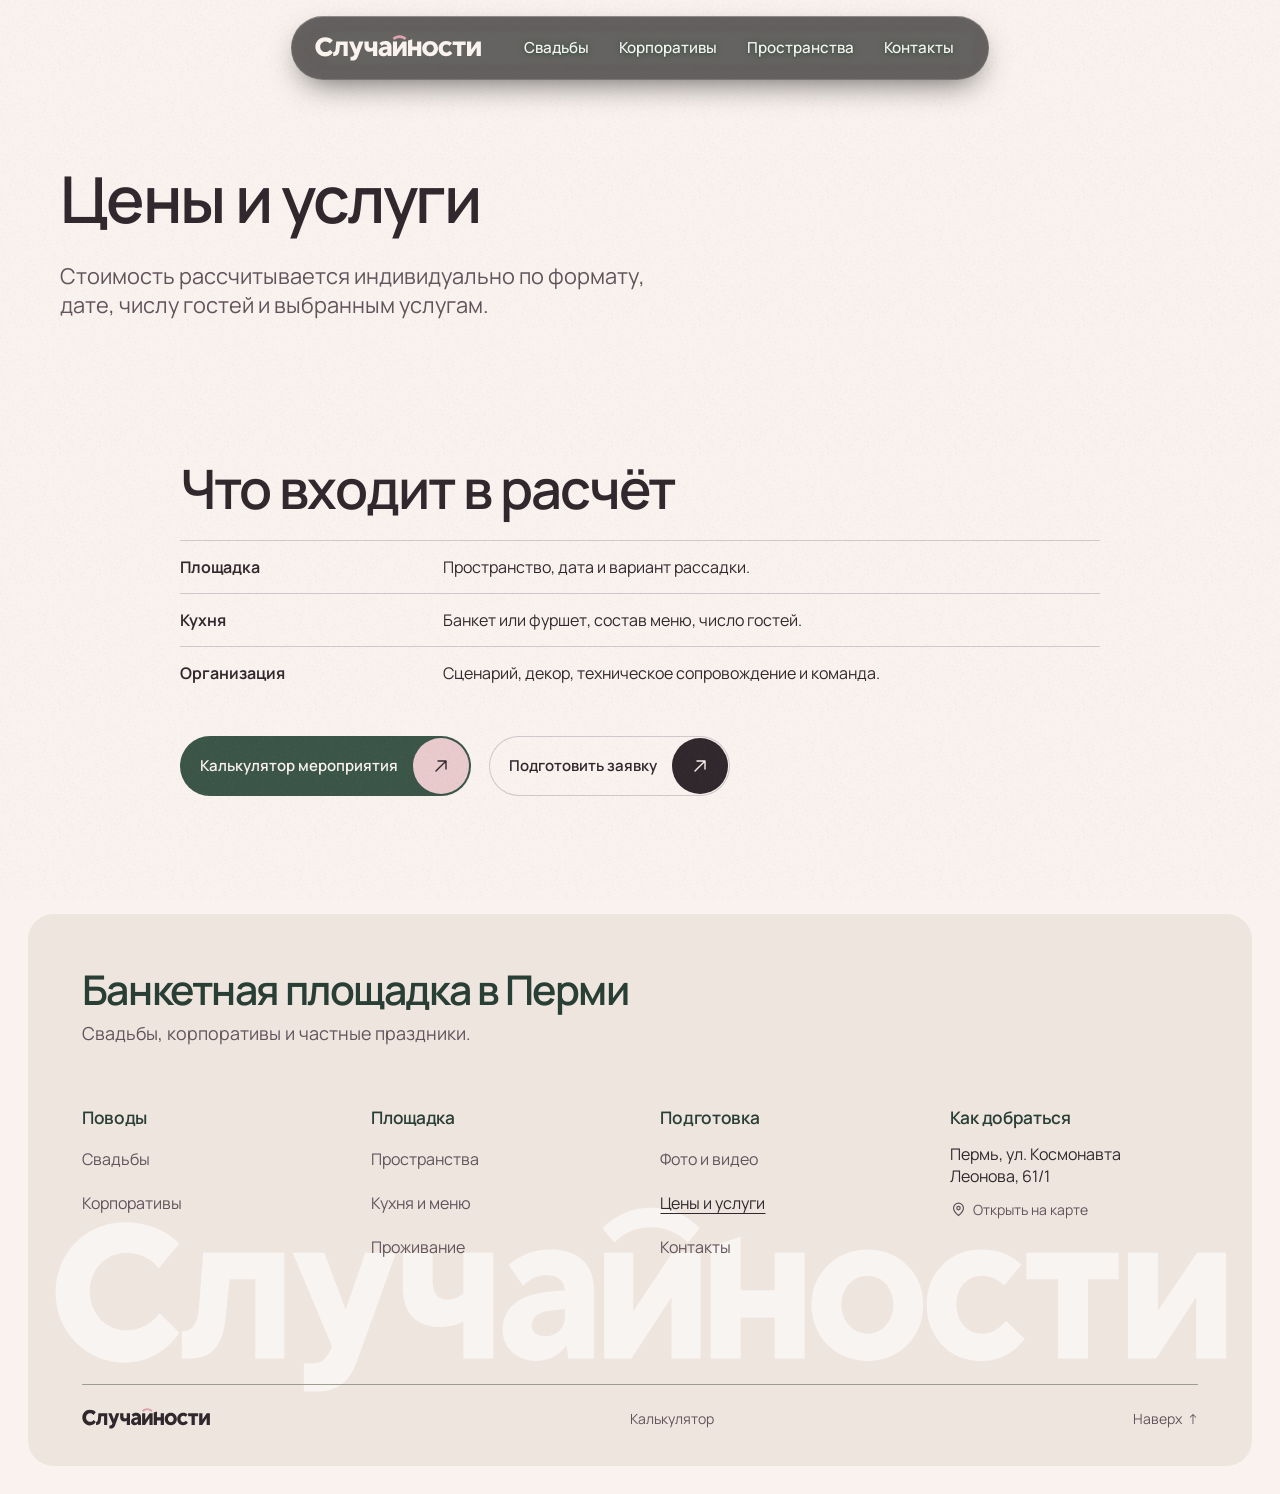
<file: prices/index.html>
<!doctype html>
<html lang="ru">
<head>
  <meta charset="utf-8">
  <meta name="viewport" content="width=device-width, initial-scale=1">
  <meta name="theme-color" content="#f9f2ee">
  <meta name="robots" content="noindex">
  <meta name="description" content="Расчёт по формату мероприятия, числу гостей и набору услуг.">
  <title>Цены и услуги · Случайности</title>

  <link rel="stylesheet" href="../prototype/site-effects.css?v=4">
  <link rel="preload" href="../prototype/fonts/manrope-cyrillic.woff2" as="font" type="font/woff2" crossorigin>
  <link rel="stylesheet" href="../prototype/fonts/fonts.css?v=2">
  <link rel="stylesheet" href="../prototype/site.css?v=22">



  <script src="../prototype/site.js?v=11" defer></script>


</head>
<body id="top">
  <div class="site-grain" aria-hidden="true"></div>
  <svg class="glass-definition" width="0" height="0" aria-hidden="true" focusable="false">
    <filter id="de-liquid" x="0" y="0" width="100%" height="100%" color-interpolation-filters="sRGB">
      <feImage id="liquid-map" x="0" y="0" width="100%" height="100%" preserveAspectRatio="none" result="map"/>
      <feDisplacementMap in="SourceGraphic" in2="map" scale="32" xChannelSelector="R" yChannelSelector="G"/>
    </filter>
  </svg>

  <a class="skip" href="#main">К содержанию</a>
  <header class="site-header" data-light>
    <div class="nav-pill">
      <div class="nav-glass glass glass-nav" aria-hidden="true"></div>
      <a class="nav-logo" href="../" aria-label="Случайности, главная">
        <img src="../prototype/wordmark-light.svg?v=3" width="1376" height="222" alt="">
      </a>
      <nav class="nav-links" aria-label="Основное меню">
        <a class="nav-item" style="--i:0" href="../weddings/">Свадьбы</a>
<a class="nav-item" style="--i:1" href="../corporate/">Корпоративы</a>
<a class="nav-item" style="--i:2" href="../spaces/">Пространства</a>
<a class="nav-item" style="--i:3" href="../contacts/">Контакты</a>
      </nav>
      <button class="nav-burger" type="button" aria-label="Открыть меню" aria-haspopup="dialog" aria-controls="mobile-menu" aria-expanded="false"><span></span><span></span></button>
    </div>
  </header>
  <dialog class="nav-dialog" id="mobile-menu" aria-label="Меню">
    <div class="dialog-header">
      <a href="../" aria-label="Случайности, главная"><img src="../prototype/wordmark-light.svg?v=3" width="1376" height="222" alt=""></a>
      <button class="icon-button" type="button" data-close autofocus aria-label="Закрыть меню"><svg viewBox="0 0 24 24" aria-hidden="true"><path d="m6 6 12 12M18 6 6 18"/></svg></button>
    </div>
    <nav aria-label="Все страницы">
      <a href="../weddings/" class="dialog-link" style="--i:0"><span class="dialog-index" aria-hidden="true">01</span><span>Свадьбы</span><svg viewBox="0 0 16 16" fill="none" stroke="currentColor" stroke-width="1.4" stroke-linecap="round" stroke-linejoin="round" aria-hidden="true" focusable="false"><path d="M3 13 13 3M5 3h8v8"/></svg></a>
<a href="../corporate/" class="dialog-link" style="--i:1"><span class="dialog-index" aria-hidden="true">02</span><span>Корпоративы</span><svg viewBox="0 0 16 16" fill="none" stroke="currentColor" stroke-width="1.4" stroke-linecap="round" stroke-linejoin="round" aria-hidden="true" focusable="false"><path d="M3 13 13 3M5 3h8v8"/></svg></a>
<a href="../spaces/" class="dialog-link" style="--i:2"><span class="dialog-index" aria-hidden="true">03</span><span>Пространства</span><svg viewBox="0 0 16 16" fill="none" stroke="currentColor" stroke-width="1.4" stroke-linecap="round" stroke-linejoin="round" aria-hidden="true" focusable="false"><path d="M3 13 13 3M5 3h8v8"/></svg></a>
<a href="../menu/" class="dialog-link" style="--i:3"><span class="dialog-index" aria-hidden="true">04</span><span>Кухня и меню</span><svg viewBox="0 0 16 16" fill="none" stroke="currentColor" stroke-width="1.4" stroke-linecap="round" stroke-linejoin="round" aria-hidden="true" focusable="false"><path d="M3 13 13 3M5 3h8v8"/></svg></a>
<a href="../gallery/" class="dialog-link" style="--i:4"><span class="dialog-index" aria-hidden="true">05</span><span>Фото и видео</span><svg viewBox="0 0 16 16" fill="none" stroke="currentColor" stroke-width="1.4" stroke-linecap="round" stroke-linejoin="round" aria-hidden="true" focusable="false"><path d="M3 13 13 3M5 3h8v8"/></svg></a>
<a href="../stay/" class="dialog-link" style="--i:5"><span class="dialog-index" aria-hidden="true">06</span><span>Проживание</span><svg viewBox="0 0 16 16" fill="none" stroke="currentColor" stroke-width="1.4" stroke-linecap="round" stroke-linejoin="round" aria-hidden="true" focusable="false"><path d="M3 13 13 3M5 3h8v8"/></svg></a>
<a href="../prices/" class="dialog-link" style="--i:6" aria-current="page"><span class="dialog-index" aria-hidden="true">07</span><span>Цены и услуги</span><svg viewBox="0 0 16 16" fill="none" stroke="currentColor" stroke-width="1.4" stroke-linecap="round" stroke-linejoin="round" aria-hidden="true" focusable="false"><path d="M3 13 13 3M5 3h8v8"/></svg></a>
<a href="../contacts/" class="dialog-link" style="--i:7"><span class="dialog-index" aria-hidden="true">08</span><span>Контакты</span><svg viewBox="0 0 16 16" fill="none" stroke="currentColor" stroke-width="1.4" stroke-linecap="round" stroke-linejoin="round" aria-hidden="true" focusable="false"><path d="M3 13 13 3M5 3h8v8"/></svg></a>
    </nav>
    <div class="dialog-bottom">
      <address>Пермь, ул. Космонавта Леонова, 61/1</address>
      <a class="primary plain-button" href="https://yandex.ru/maps/?text=%D0%9F%D0%B5%D1%80%D0%BC%D1%8C%2C%20%D1%83%D0%BB.%20%D0%9A%D0%BE%D1%81%D0%BC%D0%BE%D0%BD%D0%B0%D0%B2%D1%82%D0%B0%20%D0%9B%D0%B5%D0%BE%D0%BD%D0%BE%D0%B2%D0%B0%2C%2061%2F1" target="_blank" rel="noopener"><svg viewBox="0 0 24 24" fill="none" stroke="currentColor" stroke-width="1.7" stroke-linejoin="round" aria-hidden="true" focusable="false"><path d="M19 10c0 5-7 10.5-7 10.5S5 15 5 10a7 7 0 1 1 14 0Z"/><circle cx="12" cy="10" r="2.4"/></svg> Открыть на карте</a>
    </div>
  </dialog>
  <main id="main"><section class="page-intro frame section"><div><h1>Цены и услуги</h1><p>Стоимость рассчитывается индивидуально по формату, дате, числу гостей и выбранным услугам.</p></div></section><section class="frame section prose"><h2>Что входит в расчёт</h2><dl class="service-list">
    <div><dt>Площадка</dt><dd>Пространство, дата и вариант рассадки.</dd></div>
    <div><dt>Кухня</dt><dd>Банкет или фуршет, состав меню, число гостей.</dd></div>
    <div><dt>Организация</dt><dd>Сценарий, декор, техническое сопровождение и команда.</dd></div></dl>
    <div class="actions"><a class="primary tonal sweep-control" href="../#event-calculator"><span class="sweep-label">Калькулятор мероприятия</span><span class="sweep-arrow" aria-hidden="true"><svg viewBox="0 0 16 16" fill="none" stroke="currentColor" stroke-width="1.4" stroke-linecap="round" stroke-linejoin="round" aria-hidden="true" focusable="false"><path d="M3 13 13 3M5 3h8v8"/></svg></span></a><a class="text-link sweep-action sweep-control" href="../contacts/#request"><span class="sweep-label">Подготовить заявку</span><span class="sweep-arrow" aria-hidden="true"><svg viewBox="0 0 16 16" fill="none" stroke="currentColor" stroke-width="1.4" stroke-linecap="round" stroke-linejoin="round" aria-hidden="true" focusable="false"><path d="M3 13 13 3M5 3h8v8"/></svg></span></a></div></section></main>
  <footer class="site-footer">
    <div class="footer-panel">
      <div class="footer-intro">
        <p>Банкетная площадка в Перми</p>
        <p>Свадьбы, корпоративы и частные праздники.</p>
      </div>
      <nav class="footer-columns" aria-label="Разделы сайта и адрес площадки">
          <div class="footer-group">
            <h2>Поводы</h2>
            <ul><li><a class="footer-link" href="../weddings/">Свадьбы</a></li><li><a class="footer-link" href="../corporate/">Корпоративы</a></li></ul>
          </div>
<div class="footer-group">
            <h2>Площадка</h2>
            <ul><li><a class="footer-link" href="../spaces/">Пространства</a></li><li><a class="footer-link" href="../menu/">Кухня и меню</a></li><li><a class="footer-link" href="../stay/">Проживание</a></li></ul>
          </div>
<div class="footer-group">
            <h2>Подготовка</h2>
            <ul><li><a class="footer-link" href="../gallery/">Фото и видео</a></li><li><a class="footer-link" href="../prices/" aria-current="page">Цены и услуги</a></li><li><a class="footer-link" href="../contacts/">Контакты</a></li></ul>
          </div>
        <div class="footer-group footer-visit">
          <h2>Как добраться</h2>
          <address>Пермь, ул. Космонавта Леонова, 61/1</address>
          <a class="footer-link footer-map" href="https://yandex.ru/maps/?text=%D0%9F%D0%B5%D1%80%D0%BC%D1%8C%2C%20%D1%83%D0%BB.%20%D0%9A%D0%BE%D1%81%D0%BC%D0%BE%D0%BD%D0%B0%D0%B2%D1%82%D0%B0%20%D0%9B%D0%B5%D0%BE%D0%BD%D0%BE%D0%B2%D0%B0%2C%2061%2F1" target="_blank" rel="noopener"><svg viewBox="0 0 24 24" fill="none" stroke="currentColor" stroke-width="1.7" stroke-linejoin="round" aria-hidden="true" focusable="false"><path d="M19 10c0 5-7 10.5-7 10.5S5 15 5 10a7 7 0 1 1 14 0Z"/><circle cx="12" cy="10" r="2.4"/></svg> Открыть на карте</a>
        </div>
      </nav>
      <img class="footer-watermark" src="../prototype/wordmark.svg?v=3" width="1376" height="222" alt="" loading="lazy" decoding="async">
      <div class="footer-bottom">
        <a class="footer-brand" href="../"><img src="../prototype/wordmark.svg?v=3" width="1376" height="222" alt="Случайности, главная"></a>
        <a class="footer-link" href="../#event-calculator">Калькулятор</a>
        <a class="footer-link footer-top" href="#top">Наверх <span aria-hidden="true">↑</span></a>
      </div>
    </div>
  </footer>
</body>
</html>
</file>
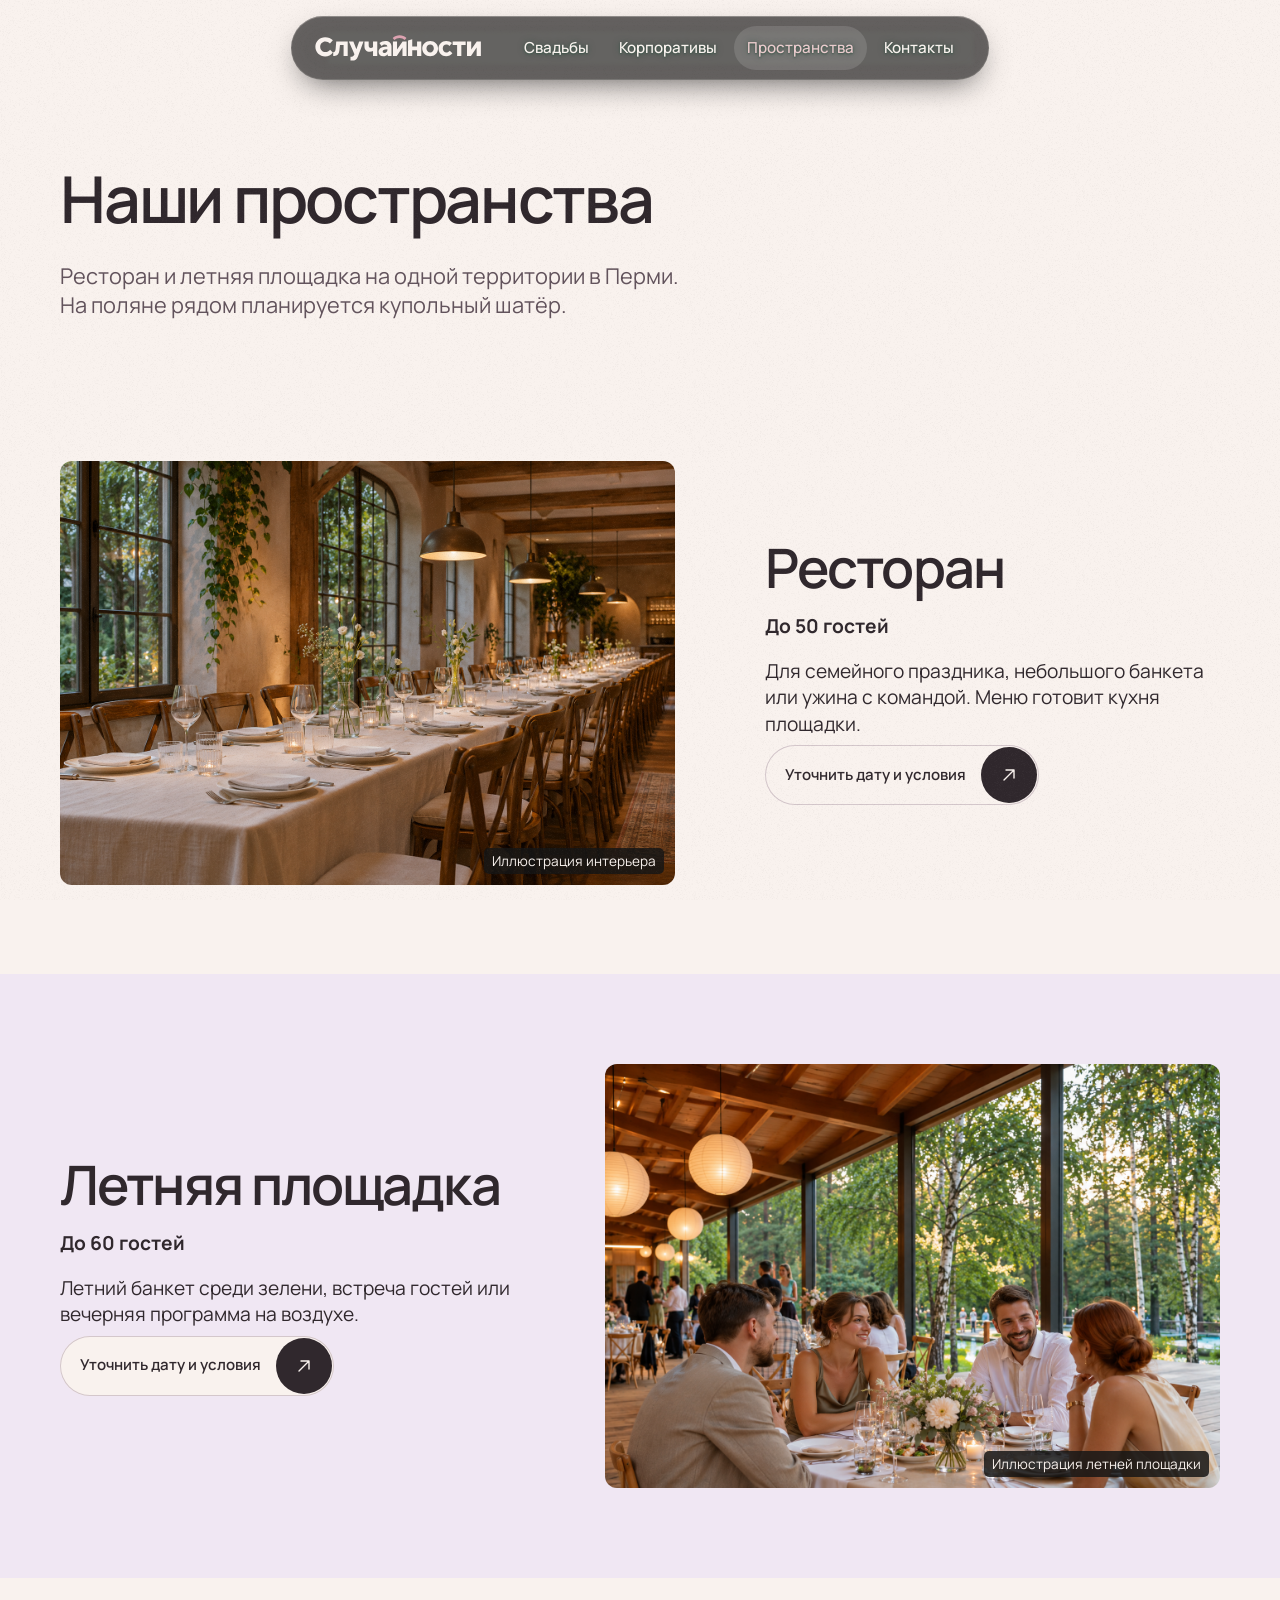
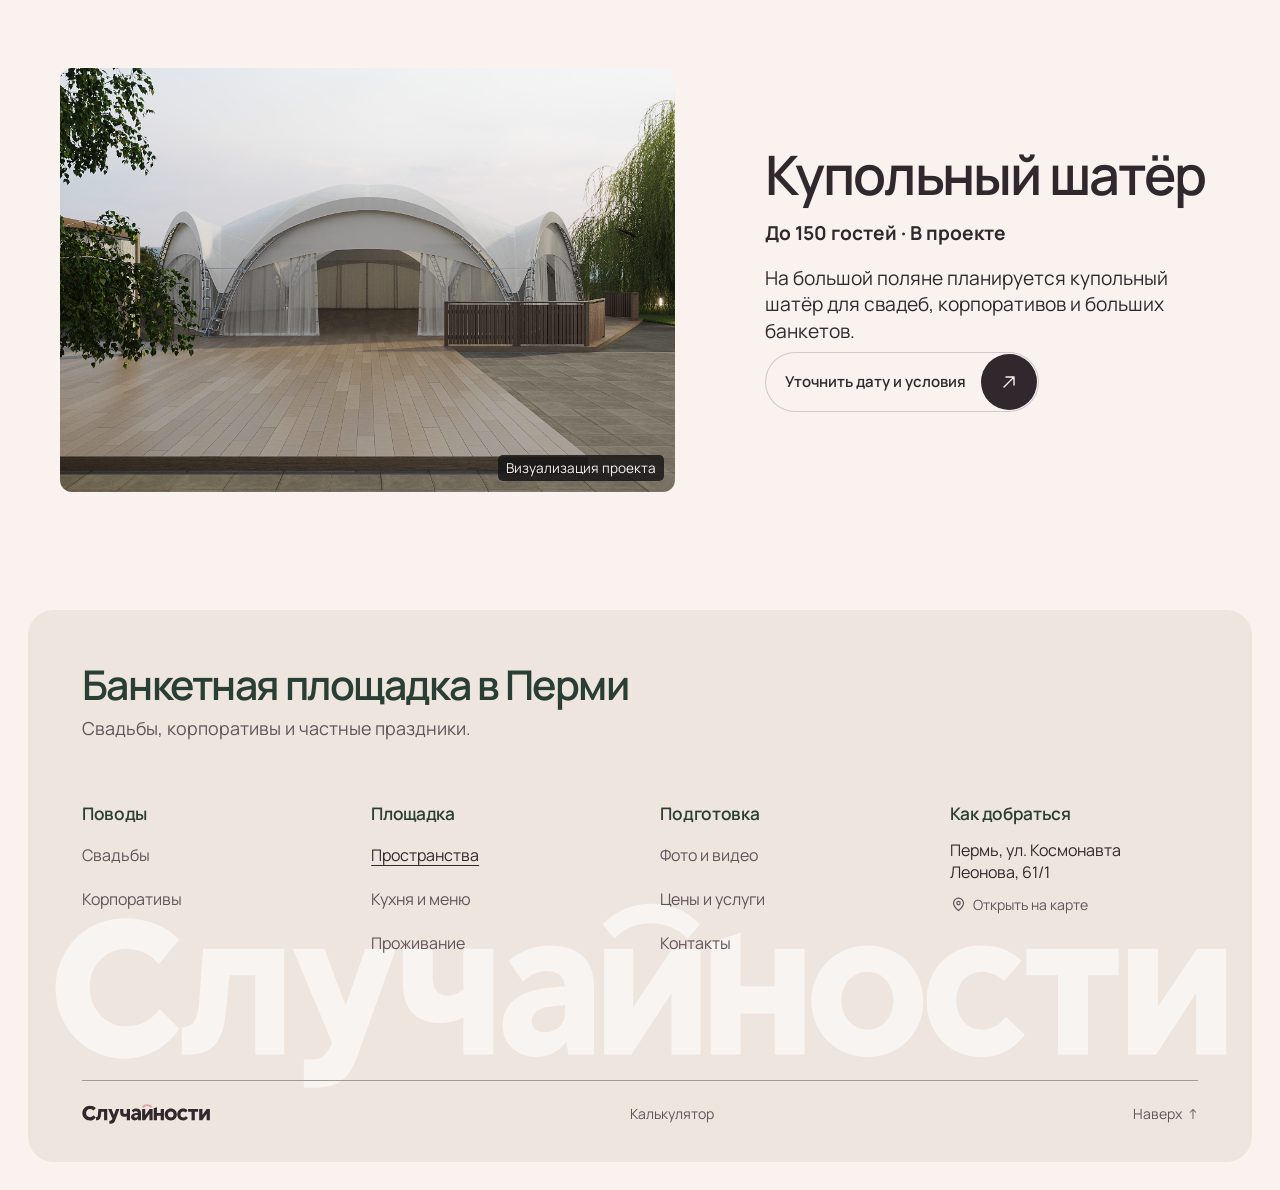
<file: spaces/index.html>
<!doctype html>
<html lang="ru">
<head>
  <meta charset="utf-8">
  <meta name="viewport" content="width=device-width, initial-scale=1">
  <meta name="theme-color" content="#f9f2ee">
  <meta name="robots" content="noindex">
  <meta name="description" content="Ресторан на 50 гостей, летняя площадка на 60 и проект купольного шатра на 150 гостей.">
  <title>Наши пространства · Случайности</title>

  <link rel="stylesheet" href="../prototype/site-effects.css?v=4">
  <link rel="preload" href="../prototype/fonts/manrope-cyrillic.woff2" as="font" type="font/woff2" crossorigin>
  <link rel="stylesheet" href="../prototype/fonts/fonts.css?v=2">
  <link rel="stylesheet" href="../prototype/site.css?v=22">



  <script src="../prototype/site.js?v=11" defer></script>


</head>
<body id="top">
  <div class="site-grain" aria-hidden="true"></div>
  <svg class="glass-definition" width="0" height="0" aria-hidden="true" focusable="false">
    <filter id="de-liquid" x="0" y="0" width="100%" height="100%" color-interpolation-filters="sRGB">
      <feImage id="liquid-map" x="0" y="0" width="100%" height="100%" preserveAspectRatio="none" result="map"/>
      <feDisplacementMap in="SourceGraphic" in2="map" scale="32" xChannelSelector="R" yChannelSelector="G"/>
    </filter>
  </svg>

  <a class="skip" href="#main">К содержанию</a>
  <header class="site-header" data-light>
    <div class="nav-pill">
      <div class="nav-glass glass glass-nav" aria-hidden="true"></div>
      <a class="nav-logo" href="../" aria-label="Случайности, главная">
        <img src="../prototype/wordmark-light.svg?v=3" width="1376" height="222" alt="">
      </a>
      <nav class="nav-links" aria-label="Основное меню">
        <a class="nav-item" style="--i:0" href="../weddings/">Свадьбы</a>
<a class="nav-item" style="--i:1" href="../corporate/">Корпоративы</a>
<a class="nav-item" style="--i:2" href="../spaces/" aria-current="page">Пространства</a>
<a class="nav-item" style="--i:3" href="../contacts/">Контакты</a>
      </nav>
      <button class="nav-burger" type="button" aria-label="Открыть меню" aria-haspopup="dialog" aria-controls="mobile-menu" aria-expanded="false"><span></span><span></span></button>
    </div>
  </header>
  <dialog class="nav-dialog" id="mobile-menu" aria-label="Меню">
    <div class="dialog-header">
      <a href="../" aria-label="Случайности, главная"><img src="../prototype/wordmark-light.svg?v=3" width="1376" height="222" alt=""></a>
      <button class="icon-button" type="button" data-close autofocus aria-label="Закрыть меню"><svg viewBox="0 0 24 24" aria-hidden="true"><path d="m6 6 12 12M18 6 6 18"/></svg></button>
    </div>
    <nav aria-label="Все страницы">
      <a href="../weddings/" class="dialog-link" style="--i:0"><span class="dialog-index" aria-hidden="true">01</span><span>Свадьбы</span><svg viewBox="0 0 16 16" fill="none" stroke="currentColor" stroke-width="1.4" stroke-linecap="round" stroke-linejoin="round" aria-hidden="true" focusable="false"><path d="M3 13 13 3M5 3h8v8"/></svg></a>
<a href="../corporate/" class="dialog-link" style="--i:1"><span class="dialog-index" aria-hidden="true">02</span><span>Корпоративы</span><svg viewBox="0 0 16 16" fill="none" stroke="currentColor" stroke-width="1.4" stroke-linecap="round" stroke-linejoin="round" aria-hidden="true" focusable="false"><path d="M3 13 13 3M5 3h8v8"/></svg></a>
<a href="../spaces/" class="dialog-link" style="--i:2" aria-current="page"><span class="dialog-index" aria-hidden="true">03</span><span>Пространства</span><svg viewBox="0 0 16 16" fill="none" stroke="currentColor" stroke-width="1.4" stroke-linecap="round" stroke-linejoin="round" aria-hidden="true" focusable="false"><path d="M3 13 13 3M5 3h8v8"/></svg></a>
<a href="../menu/" class="dialog-link" style="--i:3"><span class="dialog-index" aria-hidden="true">04</span><span>Кухня и меню</span><svg viewBox="0 0 16 16" fill="none" stroke="currentColor" stroke-width="1.4" stroke-linecap="round" stroke-linejoin="round" aria-hidden="true" focusable="false"><path d="M3 13 13 3M5 3h8v8"/></svg></a>
<a href="../gallery/" class="dialog-link" style="--i:4"><span class="dialog-index" aria-hidden="true">05</span><span>Фото и видео</span><svg viewBox="0 0 16 16" fill="none" stroke="currentColor" stroke-width="1.4" stroke-linecap="round" stroke-linejoin="round" aria-hidden="true" focusable="false"><path d="M3 13 13 3M5 3h8v8"/></svg></a>
<a href="../stay/" class="dialog-link" style="--i:5"><span class="dialog-index" aria-hidden="true">06</span><span>Проживание</span><svg viewBox="0 0 16 16" fill="none" stroke="currentColor" stroke-width="1.4" stroke-linecap="round" stroke-linejoin="round" aria-hidden="true" focusable="false"><path d="M3 13 13 3M5 3h8v8"/></svg></a>
<a href="../prices/" class="dialog-link" style="--i:6"><span class="dialog-index" aria-hidden="true">07</span><span>Цены и услуги</span><svg viewBox="0 0 16 16" fill="none" stroke="currentColor" stroke-width="1.4" stroke-linecap="round" stroke-linejoin="round" aria-hidden="true" focusable="false"><path d="M3 13 13 3M5 3h8v8"/></svg></a>
<a href="../contacts/" class="dialog-link" style="--i:7"><span class="dialog-index" aria-hidden="true">08</span><span>Контакты</span><svg viewBox="0 0 16 16" fill="none" stroke="currentColor" stroke-width="1.4" stroke-linecap="round" stroke-linejoin="round" aria-hidden="true" focusable="false"><path d="M3 13 13 3M5 3h8v8"/></svg></a>
    </nav>
    <div class="dialog-bottom">
      <address>Пермь, ул. Космонавта Леонова, 61/1</address>
      <a class="primary plain-button" href="https://yandex.ru/maps/?text=%D0%9F%D0%B5%D1%80%D0%BC%D1%8C%2C%20%D1%83%D0%BB.%20%D0%9A%D0%BE%D1%81%D0%BC%D0%BE%D0%BD%D0%B0%D0%B2%D1%82%D0%B0%20%D0%9B%D0%B5%D0%BE%D0%BD%D0%BE%D0%B2%D0%B0%2C%2061%2F1" target="_blank" rel="noopener"><svg viewBox="0 0 24 24" fill="none" stroke="currentColor" stroke-width="1.7" stroke-linejoin="round" aria-hidden="true" focusable="false"><path d="M19 10c0 5-7 10.5-7 10.5S5 15 5 10a7 7 0 1 1 14 0Z"/><circle cx="12" cy="10" r="2.4"/></svg> Открыть на карте</a>
    </div>
  </dialog>
  <main id="main"><section class="page-intro frame section"><div><h1>Наши пространства</h1><p>Ресторан и летняя площадка на одной территории в Перми. На поляне рядом планируется купольный шатёр.</p></div></section>

      <section class="feature-section" id="restaurant">
        <div class="frame section feature">
          <figure class="space-scene-media">
            <img class="feature-image" src="../prototype/restaurant-reference.png" width="1536" height="1024" alt="Длинный банкетный стол в зале ресторана" loading="lazy" decoding="async">
            <figcaption>Иллюстрация интерьера</figcaption>
          </figure>
          <div class="feature-copy">
            <h2>Ресторан</h2>
            <p><strong>До 50 гостей</strong></p>
            <p>Для семейного праздника, небольшого банкета или ужина с командой. Меню готовит кухня площадки.</p>
            <a class="text-link sweep-action sweep-control" href="../contacts/#request"><span class="sweep-label">Уточнить дату и условия</span><span class="sweep-arrow" aria-hidden="true"><svg viewBox="0 0 16 16" fill="none" stroke="currentColor" stroke-width="1.4" stroke-linecap="round" stroke-linejoin="round" aria-hidden="true" focusable="false"><path d="M3 13 13 3M5 3h8v8"/></svg></span></a>
          </div>
        </div>
      </section>
      <div class="space-anchor" id="verandas" aria-hidden="true"></div><div class="space-anchor" id="outdoors" aria-hidden="true"></div>
      <section class="feature-section reversed feature-soft" id="summer">
        <div class="frame section feature">
          <figure class="space-scene-media">
            <img class="feature-image" src="../prototype/veranda.png" width="1536" height="1024" alt="Гости за столом на крытой площадке среди деревьев" loading="lazy" decoding="async">
            <figcaption>Иллюстрация летней площадки</figcaption>
          </figure>
          <div class="feature-copy">
            <h2>Летняя площадка</h2>
            <p><strong>До 60 гостей</strong></p>
            <p>Летний банкет среди зелени, встреча гостей или вечерняя программа на воздухе.</p>
            <a class="text-link sweep-action sweep-control" href="../contacts/#request"><span class="sweep-label">Уточнить дату и условия</span><span class="sweep-arrow" aria-hidden="true"><svg viewBox="0 0 16 16" fill="none" stroke="currentColor" stroke-width="1.4" stroke-linecap="round" stroke-linejoin="round" aria-hidden="true" focusable="false"><path d="M3 13 13 3M5 3h8v8"/></svg></span></a>
          </div>
        </div>
      </section>

      <section class="feature-section" id="dome">
        <div class="frame section feature">
          <figure class="space-scene-media">
            <img class="feature-image" src="../prototype/project-media/marquee-front.jpg" width="2000" height="1500" alt="Белый арочный шатёр перед деревянной террасой" loading="lazy" decoding="async">
            <figcaption>Визуализация проекта</figcaption>
          </figure>
          <div class="feature-copy">
            <h2>Купольный шатёр</h2>
            <p><strong>До 150 гостей · В проекте</strong></p>
            <p>На большой поляне планируется купольный шатёр для свадеб, корпоративов и больших банкетов.</p>
            <a class="text-link sweep-action sweep-control" href="../contacts/#request"><span class="sweep-label">Уточнить дату и условия</span><span class="sweep-arrow" aria-hidden="true"><svg viewBox="0 0 16 16" fill="none" stroke="currentColor" stroke-width="1.4" stroke-linecap="round" stroke-linejoin="round" aria-hidden="true" focusable="false"><path d="M3 13 13 3M5 3h8v8"/></svg></span></a>
          </div>
        </div>
      </section></main>
  <footer class="site-footer">
    <div class="footer-panel">
      <div class="footer-intro">
        <p>Банкетная площадка в Перми</p>
        <p>Свадьбы, корпоративы и частные праздники.</p>
      </div>
      <nav class="footer-columns" aria-label="Разделы сайта и адрес площадки">
          <div class="footer-group">
            <h2>Поводы</h2>
            <ul><li><a class="footer-link" href="../weddings/">Свадьбы</a></li><li><a class="footer-link" href="../corporate/">Корпоративы</a></li></ul>
          </div>
<div class="footer-group">
            <h2>Площадка</h2>
            <ul><li><a class="footer-link" href="../spaces/" aria-current="page">Пространства</a></li><li><a class="footer-link" href="../menu/">Кухня и меню</a></li><li><a class="footer-link" href="../stay/">Проживание</a></li></ul>
          </div>
<div class="footer-group">
            <h2>Подготовка</h2>
            <ul><li><a class="footer-link" href="../gallery/">Фото и видео</a></li><li><a class="footer-link" href="../prices/">Цены и услуги</a></li><li><a class="footer-link" href="../contacts/">Контакты</a></li></ul>
          </div>
        <div class="footer-group footer-visit">
          <h2>Как добраться</h2>
          <address>Пермь, ул. Космонавта Леонова, 61/1</address>
          <a class="footer-link footer-map" href="https://yandex.ru/maps/?text=%D0%9F%D0%B5%D1%80%D0%BC%D1%8C%2C%20%D1%83%D0%BB.%20%D0%9A%D0%BE%D1%81%D0%BC%D0%BE%D0%BD%D0%B0%D0%B2%D1%82%D0%B0%20%D0%9B%D0%B5%D0%BE%D0%BD%D0%BE%D0%B2%D0%B0%2C%2061%2F1" target="_blank" rel="noopener"><svg viewBox="0 0 24 24" fill="none" stroke="currentColor" stroke-width="1.7" stroke-linejoin="round" aria-hidden="true" focusable="false"><path d="M19 10c0 5-7 10.5-7 10.5S5 15 5 10a7 7 0 1 1 14 0Z"/><circle cx="12" cy="10" r="2.4"/></svg> Открыть на карте</a>
        </div>
      </nav>
      <img class="footer-watermark" src="../prototype/wordmark.svg?v=3" width="1376" height="222" alt="" loading="lazy" decoding="async">
      <div class="footer-bottom">
        <a class="footer-brand" href="../"><img src="../prototype/wordmark.svg?v=3" width="1376" height="222" alt="Случайности, главная"></a>
        <a class="footer-link" href="../#event-calculator">Калькулятор</a>
        <a class="footer-link footer-top" href="#top">Наверх <span aria-hidden="true">↑</span></a>
      </div>
    </div>
  </footer>
</body>
</html>
</file>
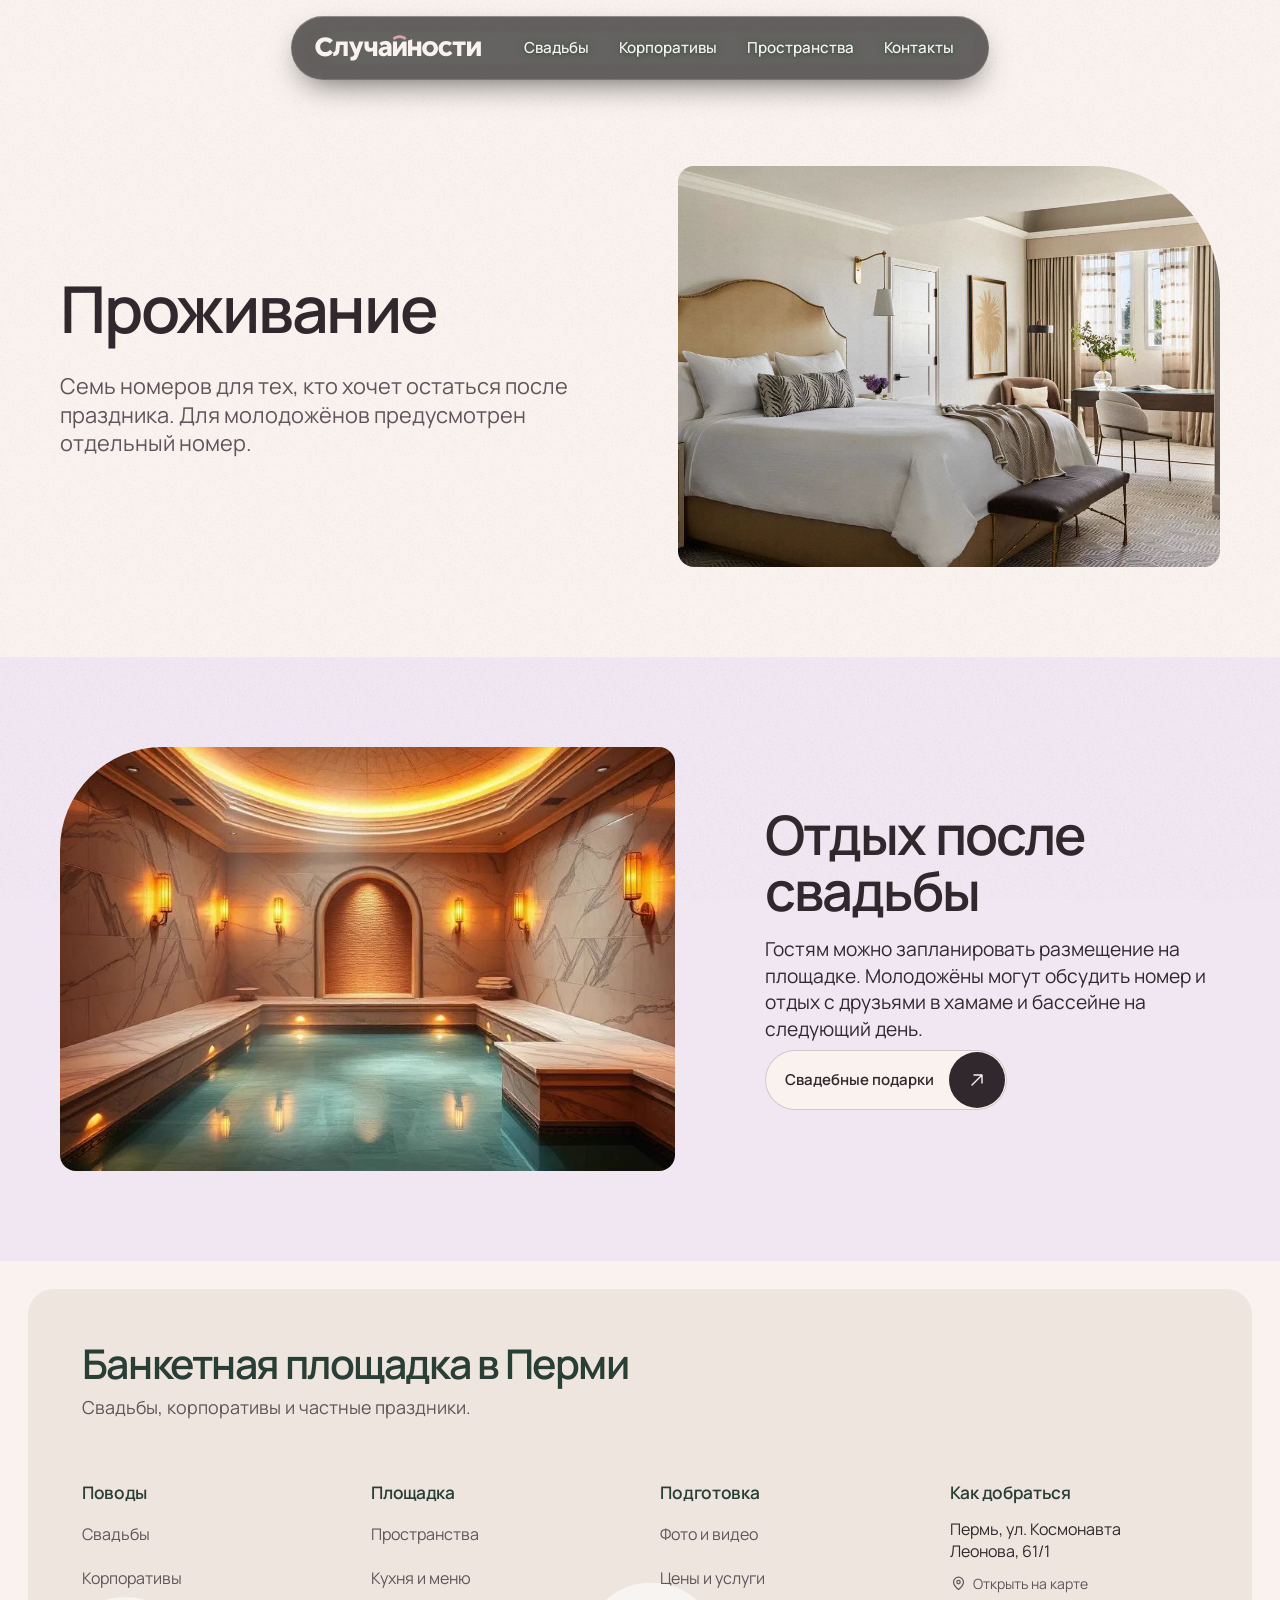
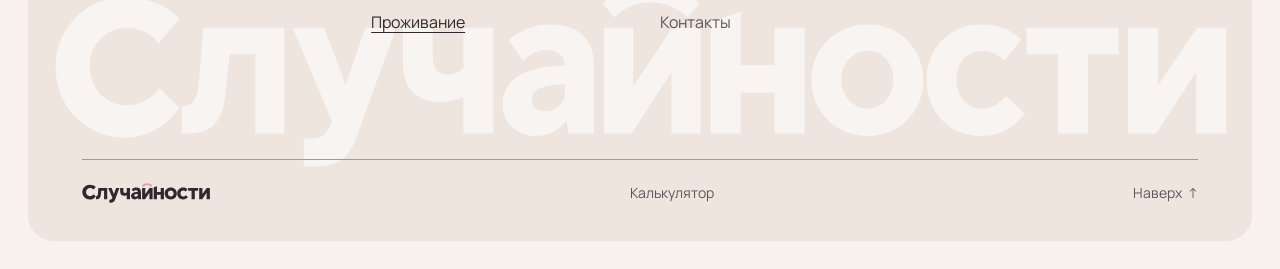
<file: stay/index.html>
<!doctype html>
<html lang="ru">
<head>
  <meta charset="utf-8">
  <meta name="viewport" content="width=device-width, initial-scale=1">
  <meta name="theme-color" content="#f9f2ee">
  <meta name="robots" content="noindex">
  <meta name="description" content="Семь гостевых номеров на банкетной площадке в Перми.">
  <title>Проживание · Случайности</title>

  <link rel="stylesheet" href="../prototype/site-effects.css?v=4">
  <link rel="preload" href="../prototype/fonts/manrope-cyrillic.woff2" as="font" type="font/woff2" crossorigin>
  <link rel="stylesheet" href="../prototype/fonts/fonts.css?v=2">
  <link rel="stylesheet" href="../prototype/site.css?v=22">



  <script src="../prototype/site.js?v=11" defer></script>


</head>
<body id="top">
  <div class="site-grain" aria-hidden="true"></div>
  <svg class="glass-definition" width="0" height="0" aria-hidden="true" focusable="false">
    <filter id="de-liquid" x="0" y="0" width="100%" height="100%" color-interpolation-filters="sRGB">
      <feImage id="liquid-map" x="0" y="0" width="100%" height="100%" preserveAspectRatio="none" result="map"/>
      <feDisplacementMap in="SourceGraphic" in2="map" scale="32" xChannelSelector="R" yChannelSelector="G"/>
    </filter>
  </svg>

  <a class="skip" href="#main">К содержанию</a>
  <header class="site-header" data-light>
    <div class="nav-pill">
      <div class="nav-glass glass glass-nav" aria-hidden="true"></div>
      <a class="nav-logo" href="../" aria-label="Случайности, главная">
        <img src="../prototype/wordmark-light.svg?v=3" width="1376" height="222" alt="">
      </a>
      <nav class="nav-links" aria-label="Основное меню">
        <a class="nav-item" style="--i:0" href="../weddings/">Свадьбы</a>
<a class="nav-item" style="--i:1" href="../corporate/">Корпоративы</a>
<a class="nav-item" style="--i:2" href="../spaces/">Пространства</a>
<a class="nav-item" style="--i:3" href="../contacts/">Контакты</a>
      </nav>
      <button class="nav-burger" type="button" aria-label="Открыть меню" aria-haspopup="dialog" aria-controls="mobile-menu" aria-expanded="false"><span></span><span></span></button>
    </div>
  </header>
  <dialog class="nav-dialog" id="mobile-menu" aria-label="Меню">
    <div class="dialog-header">
      <a href="../" aria-label="Случайности, главная"><img src="../prototype/wordmark-light.svg?v=3" width="1376" height="222" alt=""></a>
      <button class="icon-button" type="button" data-close autofocus aria-label="Закрыть меню"><svg viewBox="0 0 24 24" aria-hidden="true"><path d="m6 6 12 12M18 6 6 18"/></svg></button>
    </div>
    <nav aria-label="Все страницы">
      <a href="../weddings/" class="dialog-link" style="--i:0"><span class="dialog-index" aria-hidden="true">01</span><span>Свадьбы</span><svg viewBox="0 0 16 16" fill="none" stroke="currentColor" stroke-width="1.4" stroke-linecap="round" stroke-linejoin="round" aria-hidden="true" focusable="false"><path d="M3 13 13 3M5 3h8v8"/></svg></a>
<a href="../corporate/" class="dialog-link" style="--i:1"><span class="dialog-index" aria-hidden="true">02</span><span>Корпоративы</span><svg viewBox="0 0 16 16" fill="none" stroke="currentColor" stroke-width="1.4" stroke-linecap="round" stroke-linejoin="round" aria-hidden="true" focusable="false"><path d="M3 13 13 3M5 3h8v8"/></svg></a>
<a href="../spaces/" class="dialog-link" style="--i:2"><span class="dialog-index" aria-hidden="true">03</span><span>Пространства</span><svg viewBox="0 0 16 16" fill="none" stroke="currentColor" stroke-width="1.4" stroke-linecap="round" stroke-linejoin="round" aria-hidden="true" focusable="false"><path d="M3 13 13 3M5 3h8v8"/></svg></a>
<a href="../menu/" class="dialog-link" style="--i:3"><span class="dialog-index" aria-hidden="true">04</span><span>Кухня и меню</span><svg viewBox="0 0 16 16" fill="none" stroke="currentColor" stroke-width="1.4" stroke-linecap="round" stroke-linejoin="round" aria-hidden="true" focusable="false"><path d="M3 13 13 3M5 3h8v8"/></svg></a>
<a href="../gallery/" class="dialog-link" style="--i:4"><span class="dialog-index" aria-hidden="true">05</span><span>Фото и видео</span><svg viewBox="0 0 16 16" fill="none" stroke="currentColor" stroke-width="1.4" stroke-linecap="round" stroke-linejoin="round" aria-hidden="true" focusable="false"><path d="M3 13 13 3M5 3h8v8"/></svg></a>
<a href="../stay/" class="dialog-link" style="--i:5" aria-current="page"><span class="dialog-index" aria-hidden="true">06</span><span>Проживание</span><svg viewBox="0 0 16 16" fill="none" stroke="currentColor" stroke-width="1.4" stroke-linecap="round" stroke-linejoin="round" aria-hidden="true" focusable="false"><path d="M3 13 13 3M5 3h8v8"/></svg></a>
<a href="../prices/" class="dialog-link" style="--i:6"><span class="dialog-index" aria-hidden="true">07</span><span>Цены и услуги</span><svg viewBox="0 0 16 16" fill="none" stroke="currentColor" stroke-width="1.4" stroke-linecap="round" stroke-linejoin="round" aria-hidden="true" focusable="false"><path d="M3 13 13 3M5 3h8v8"/></svg></a>
<a href="../contacts/" class="dialog-link" style="--i:7"><span class="dialog-index" aria-hidden="true">08</span><span>Контакты</span><svg viewBox="0 0 16 16" fill="none" stroke="currentColor" stroke-width="1.4" stroke-linecap="round" stroke-linejoin="round" aria-hidden="true" focusable="false"><path d="M3 13 13 3M5 3h8v8"/></svg></a>
    </nav>
    <div class="dialog-bottom">
      <address>Пермь, ул. Космонавта Леонова, 61/1</address>
      <a class="primary plain-button" href="https://yandex.ru/maps/?text=%D0%9F%D0%B5%D1%80%D0%BC%D1%8C%2C%20%D1%83%D0%BB.%20%D0%9A%D0%BE%D1%81%D0%BC%D0%BE%D0%BD%D0%B0%D0%B2%D1%82%D0%B0%20%D0%9B%D0%B5%D0%BE%D0%BD%D0%BE%D0%B2%D0%B0%2C%2061%2F1" target="_blank" rel="noopener"><svg viewBox="0 0 24 24" fill="none" stroke="currentColor" stroke-width="1.7" stroke-linejoin="round" aria-hidden="true" focusable="false"><path d="M19 10c0 5-7 10.5-7 10.5S5 15 5 10a7 7 0 1 1 14 0Z"/><circle cx="12" cy="10" r="2.4"/></svg> Открыть на карте</a>
    </div>
  </dialog>
  <main id="main"><section class="page-intro frame section"><div><h1>Проживание</h1><p>Семь номеров для тех, кто хочет остаться после праздника. Для молодожёнов предусмотрен отдельный номер.</p></div><img class="page-image" src="../prototype/room.webp" alt="" loading="lazy" decoding="async"></section><section class="feature-section feature-soft">


    <div class="frame section feature">
      <img class="feature-image" src="../prototype/spa.webp" alt="Хамам с бассейном" loading="lazy" decoding="async">
      <div class="feature-copy" data-reveal>

      <h2>Отдых после свадьбы</h2><p>Гостям можно запланировать размещение на площадке. Молодожёны могут обсудить номер и отдых с друзьями в хамаме и бассейне на следующий день.</p>
      <a class="text-link sweep-action sweep-control" href="../weddings/#gifts"><span class="sweep-label">Свадебные подарки</span><span class="sweep-arrow" aria-hidden="true"><svg viewBox="0 0 16 16" fill="none" stroke="currentColor" stroke-width="1.4" stroke-linecap="round" stroke-linejoin="round" aria-hidden="true" focusable="false"><path d="M3 13 13 3M5 3h8v8"/></svg></span></a></div>
    </div>

  </section></main>
  <footer class="site-footer">
    <div class="footer-panel">
      <div class="footer-intro">
        <p>Банкетная площадка в Перми</p>
        <p>Свадьбы, корпоративы и частные праздники.</p>
      </div>
      <nav class="footer-columns" aria-label="Разделы сайта и адрес площадки">
          <div class="footer-group">
            <h2>Поводы</h2>
            <ul><li><a class="footer-link" href="../weddings/">Свадьбы</a></li><li><a class="footer-link" href="../corporate/">Корпоративы</a></li></ul>
          </div>
<div class="footer-group">
            <h2>Площадка</h2>
            <ul><li><a class="footer-link" href="../spaces/">Пространства</a></li><li><a class="footer-link" href="../menu/">Кухня и меню</a></li><li><a class="footer-link" href="../stay/" aria-current="page">Проживание</a></li></ul>
          </div>
<div class="footer-group">
            <h2>Подготовка</h2>
            <ul><li><a class="footer-link" href="../gallery/">Фото и видео</a></li><li><a class="footer-link" href="../prices/">Цены и услуги</a></li><li><a class="footer-link" href="../contacts/">Контакты</a></li></ul>
          </div>
        <div class="footer-group footer-visit">
          <h2>Как добраться</h2>
          <address>Пермь, ул. Космонавта Леонова, 61/1</address>
          <a class="footer-link footer-map" href="https://yandex.ru/maps/?text=%D0%9F%D0%B5%D1%80%D0%BC%D1%8C%2C%20%D1%83%D0%BB.%20%D0%9A%D0%BE%D1%81%D0%BC%D0%BE%D0%BD%D0%B0%D0%B2%D1%82%D0%B0%20%D0%9B%D0%B5%D0%BE%D0%BD%D0%BE%D0%B2%D0%B0%2C%2061%2F1" target="_blank" rel="noopener"><svg viewBox="0 0 24 24" fill="none" stroke="currentColor" stroke-width="1.7" stroke-linejoin="round" aria-hidden="true" focusable="false"><path d="M19 10c0 5-7 10.5-7 10.5S5 15 5 10a7 7 0 1 1 14 0Z"/><circle cx="12" cy="10" r="2.4"/></svg> Открыть на карте</a>
        </div>
      </nav>
      <img class="footer-watermark" src="../prototype/wordmark.svg?v=3" width="1376" height="222" alt="" loading="lazy" decoding="async">
      <div class="footer-bottom">
        <a class="footer-brand" href="../"><img src="../prototype/wordmark.svg?v=3" width="1376" height="222" alt="Случайности, главная"></a>
        <a class="footer-link" href="../#event-calculator">Калькулятор</a>
        <a class="footer-link footer-top" href="#top">Наверх <span aria-hidden="true">↑</span></a>
      </div>
    </div>
  </footer>
</body>
</html>
</file>
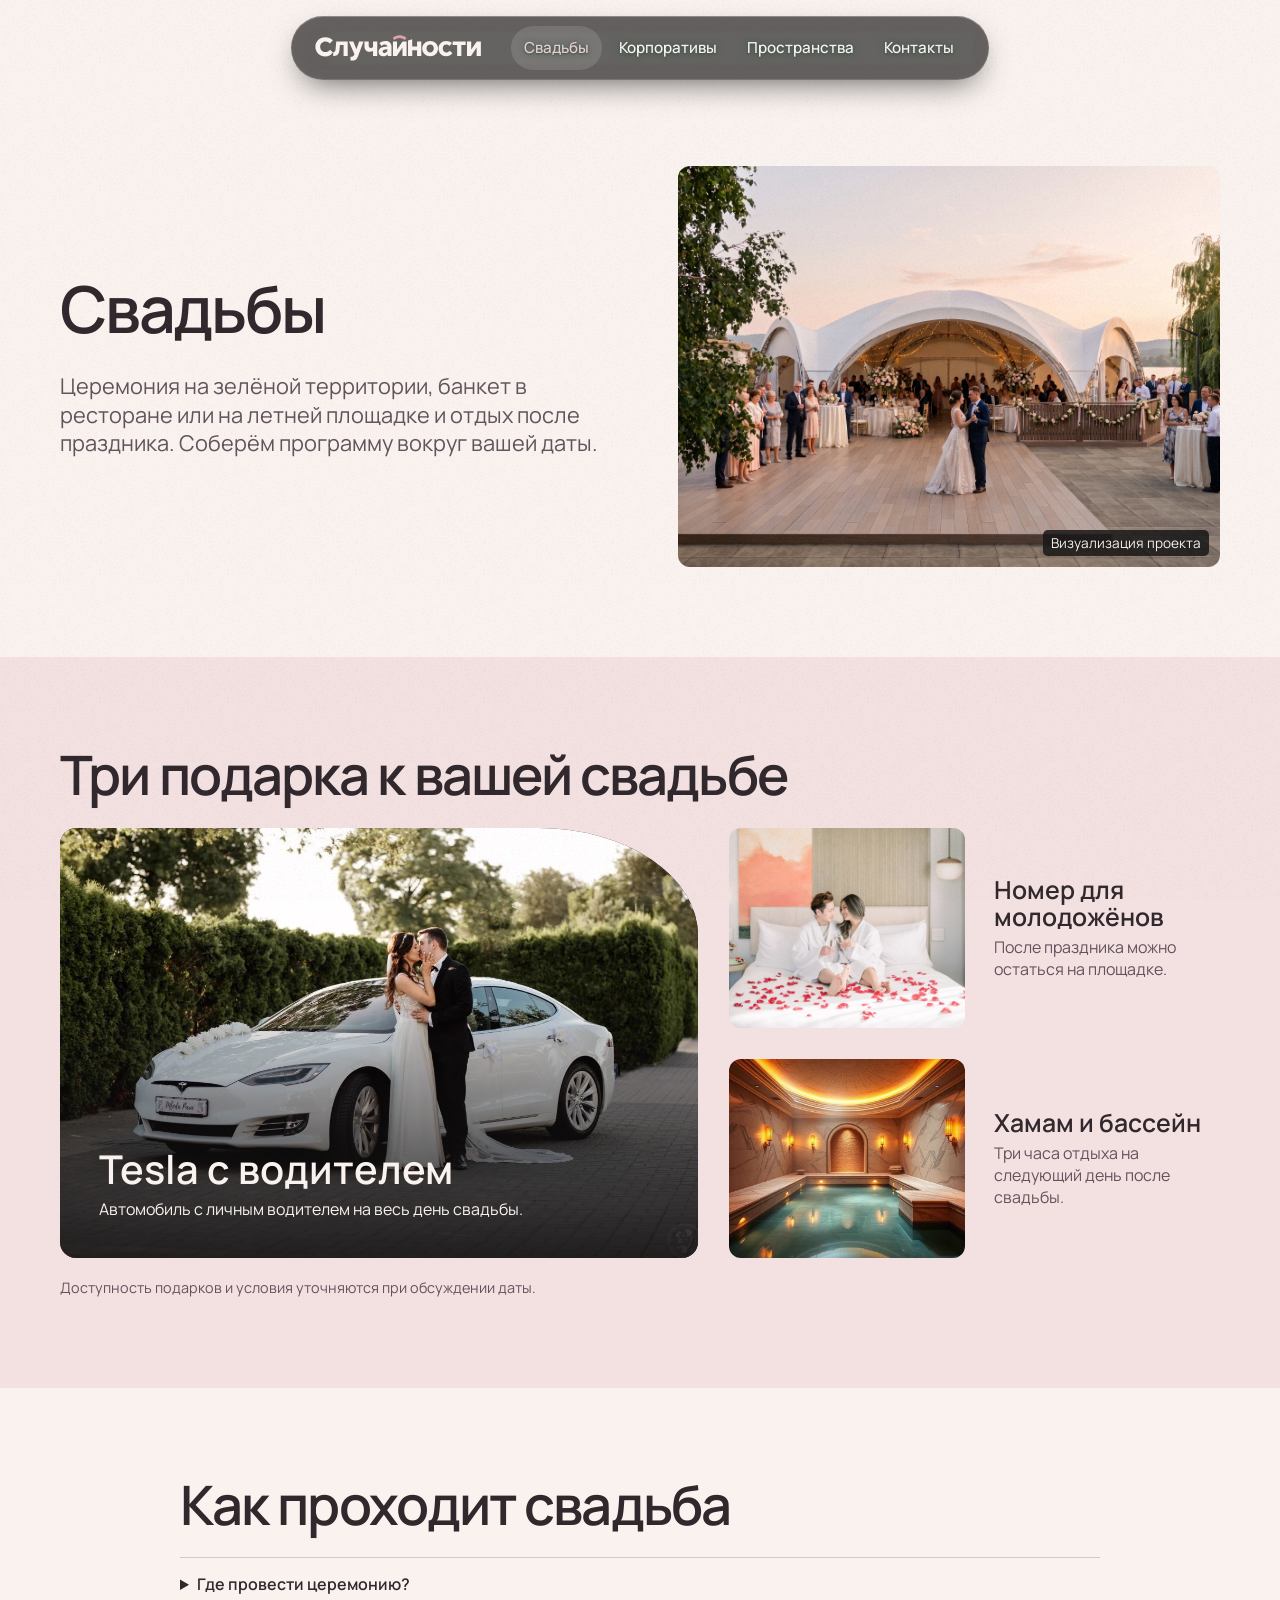
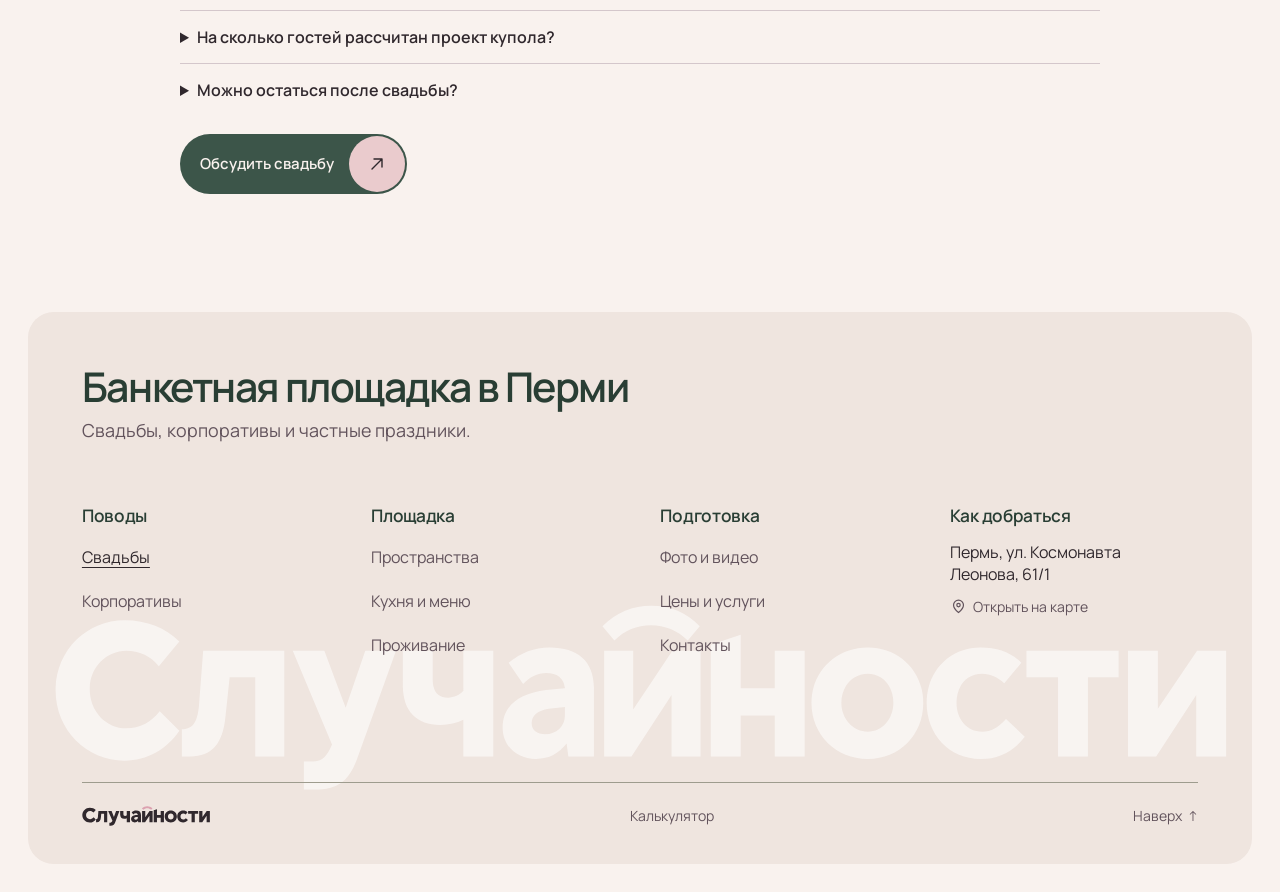
<file: weddings/index.html>
<!doctype html>
<html lang="ru">
<head>
  <meta charset="utf-8">
  <meta name="viewport" content="width=device-width, initial-scale=1">
  <meta name="theme-color" content="#f9f2ee">
  <meta name="robots" content="noindex">
  <meta name="description" content="Свадебный банкет в ресторане или на летней площадке в Перми.">
  <title>Свадьбы · Случайности</title>

  <link rel="stylesheet" href="../prototype/site-effects.css?v=4">
  <link rel="preload" href="../prototype/fonts/manrope-cyrillic.woff2" as="font" type="font/woff2" crossorigin>
  <link rel="stylesheet" href="../prototype/fonts/fonts.css?v=2">
  <link rel="stylesheet" href="../prototype/site.css?v=22">



  <script src="../prototype/site.js?v=11" defer></script>


</head>
<body id="top">
  <div class="site-grain" aria-hidden="true"></div>
  <svg class="glass-definition" width="0" height="0" aria-hidden="true" focusable="false">
    <filter id="de-liquid" x="0" y="0" width="100%" height="100%" color-interpolation-filters="sRGB">
      <feImage id="liquid-map" x="0" y="0" width="100%" height="100%" preserveAspectRatio="none" result="map"/>
      <feDisplacementMap in="SourceGraphic" in2="map" scale="32" xChannelSelector="R" yChannelSelector="G"/>
    </filter>
  </svg>

  <a class="skip" href="#main">К содержанию</a>
  <header class="site-header" data-light>
    <div class="nav-pill">
      <div class="nav-glass glass glass-nav" aria-hidden="true"></div>
      <a class="nav-logo" href="../" aria-label="Случайности, главная">
        <img src="../prototype/wordmark-light.svg?v=3" width="1376" height="222" alt="">
      </a>
      <nav class="nav-links" aria-label="Основное меню">
        <a class="nav-item" style="--i:0" href="../weddings/" aria-current="page">Свадьбы</a>
<a class="nav-item" style="--i:1" href="../corporate/">Корпоративы</a>
<a class="nav-item" style="--i:2" href="../spaces/">Пространства</a>
<a class="nav-item" style="--i:3" href="../contacts/">Контакты</a>
      </nav>
      <button class="nav-burger" type="button" aria-label="Открыть меню" aria-haspopup="dialog" aria-controls="mobile-menu" aria-expanded="false"><span></span><span></span></button>
    </div>
  </header>
  <dialog class="nav-dialog" id="mobile-menu" aria-label="Меню">
    <div class="dialog-header">
      <a href="../" aria-label="Случайности, главная"><img src="../prototype/wordmark-light.svg?v=3" width="1376" height="222" alt=""></a>
      <button class="icon-button" type="button" data-close autofocus aria-label="Закрыть меню"><svg viewBox="0 0 24 24" aria-hidden="true"><path d="m6 6 12 12M18 6 6 18"/></svg></button>
    </div>
    <nav aria-label="Все страницы">
      <a href="../weddings/" class="dialog-link" style="--i:0" aria-current="page"><span class="dialog-index" aria-hidden="true">01</span><span>Свадьбы</span><svg viewBox="0 0 16 16" fill="none" stroke="currentColor" stroke-width="1.4" stroke-linecap="round" stroke-linejoin="round" aria-hidden="true" focusable="false"><path d="M3 13 13 3M5 3h8v8"/></svg></a>
<a href="../corporate/" class="dialog-link" style="--i:1"><span class="dialog-index" aria-hidden="true">02</span><span>Корпоративы</span><svg viewBox="0 0 16 16" fill="none" stroke="currentColor" stroke-width="1.4" stroke-linecap="round" stroke-linejoin="round" aria-hidden="true" focusable="false"><path d="M3 13 13 3M5 3h8v8"/></svg></a>
<a href="../spaces/" class="dialog-link" style="--i:2"><span class="dialog-index" aria-hidden="true">03</span><span>Пространства</span><svg viewBox="0 0 16 16" fill="none" stroke="currentColor" stroke-width="1.4" stroke-linecap="round" stroke-linejoin="round" aria-hidden="true" focusable="false"><path d="M3 13 13 3M5 3h8v8"/></svg></a>
<a href="../menu/" class="dialog-link" style="--i:3"><span class="dialog-index" aria-hidden="true">04</span><span>Кухня и меню</span><svg viewBox="0 0 16 16" fill="none" stroke="currentColor" stroke-width="1.4" stroke-linecap="round" stroke-linejoin="round" aria-hidden="true" focusable="false"><path d="M3 13 13 3M5 3h8v8"/></svg></a>
<a href="../gallery/" class="dialog-link" style="--i:4"><span class="dialog-index" aria-hidden="true">05</span><span>Фото и видео</span><svg viewBox="0 0 16 16" fill="none" stroke="currentColor" stroke-width="1.4" stroke-linecap="round" stroke-linejoin="round" aria-hidden="true" focusable="false"><path d="M3 13 13 3M5 3h8v8"/></svg></a>
<a href="../stay/" class="dialog-link" style="--i:5"><span class="dialog-index" aria-hidden="true">06</span><span>Проживание</span><svg viewBox="0 0 16 16" fill="none" stroke="currentColor" stroke-width="1.4" stroke-linecap="round" stroke-linejoin="round" aria-hidden="true" focusable="false"><path d="M3 13 13 3M5 3h8v8"/></svg></a>
<a href="../prices/" class="dialog-link" style="--i:6"><span class="dialog-index" aria-hidden="true">07</span><span>Цены и услуги</span><svg viewBox="0 0 16 16" fill="none" stroke="currentColor" stroke-width="1.4" stroke-linecap="round" stroke-linejoin="round" aria-hidden="true" focusable="false"><path d="M3 13 13 3M5 3h8v8"/></svg></a>
<a href="../contacts/" class="dialog-link" style="--i:7"><span class="dialog-index" aria-hidden="true">08</span><span>Контакты</span><svg viewBox="0 0 16 16" fill="none" stroke="currentColor" stroke-width="1.4" stroke-linecap="round" stroke-linejoin="round" aria-hidden="true" focusable="false"><path d="M3 13 13 3M5 3h8v8"/></svg></a>
    </nav>
    <div class="dialog-bottom">
      <address>Пермь, ул. Космонавта Леонова, 61/1</address>
      <a class="primary plain-button" href="https://yandex.ru/maps/?text=%D0%9F%D0%B5%D1%80%D0%BC%D1%8C%2C%20%D1%83%D0%BB.%20%D0%9A%D0%BE%D1%81%D0%BC%D0%BE%D0%BD%D0%B0%D0%B2%D1%82%D0%B0%20%D0%9B%D0%B5%D0%BE%D0%BD%D0%BE%D0%B2%D0%B0%2C%2061%2F1" target="_blank" rel="noopener"><svg viewBox="0 0 24 24" fill="none" stroke="currentColor" stroke-width="1.7" stroke-linejoin="round" aria-hidden="true" focusable="false"><path d="M19 10c0 5-7 10.5-7 10.5S5 15 5 10a7 7 0 1 1 14 0Z"/><circle cx="12" cy="10" r="2.4"/></svg> Открыть на карте</a>
    </div>
  </dialog>
  <main id="main"><section class="page-intro frame section"><div><h1>Свадьбы</h1><p>Церемония на зелёной территории, банкет в ресторане или на летней площадке и отдых после праздника. Соберём программу вокруг вашей даты.</p></div><figure class="space-scene-media"><img class="page-image" src="../prototype/project-media/wedding-marquee.jpg" width="2400" height="1792" alt="Молодожёны танцуют у шатра" loading="lazy" decoding="async"><figcaption>Визуализация проекта</figcaption></figure></section><section class="gifts-section" id="gifts"><div class="frame section"><h2>Три подарка к вашей свадьбе</h2><div class="gift-gallery"><article class="gift">
    <img class="" src="../prototype/tesla.webp" width="1200" height="800" alt="" loading="lazy" decoding="async"><h3>Tesla с водителем</h3><p>Автомобиль с личным водителем на весь день свадьбы.</p>
  </article>
<article class="gift">
    <img class="" src="../prototype/couple.webp" width="1290" height="860" alt="" loading="lazy" decoding="async"><h3>Номер для молодожёнов</h3><p>После праздника можно остаться на площадке.</p>
  </article>
<article class="gift">
    <img class="" src="../prototype/spa.webp" width="800" height="800" alt="" loading="lazy" decoding="async"><h3>Хамам и бассейн</h3><p>Три часа отдыха на следующий день после свадьбы.</p>
  </article></div><p class="fine-print">Доступность подарков и условия уточняются при обсуждении даты.</p></div></section>
    <section class="frame section prose"><h2>Как проходит свадьба</h2><details><summary>Где провести церемонию?</summary><p>На зелёной территории можно устроить выездную регистрацию и фотозону.</p></details>
    <details><summary>На сколько гостей рассчитан проект купола?</summary><p>Купольный шатёр планируется на 150 гостей. Сроки и рассадку можно уточнить при обсуждении даты.</p></details>
    <details><summary>Можно остаться после свадьбы?</summary><p>На площадке семь гостевых номеров, в том числе отдельный номер для молодожёнов.</p></details><a class="primary tonal sweep-control" href="../contacts/?event=wedding#request"><span class="sweep-label">Обсудить свадьбу</span><span class="sweep-arrow" aria-hidden="true"><svg viewBox="0 0 16 16" fill="none" stroke="currentColor" stroke-width="1.4" stroke-linecap="round" stroke-linejoin="round" aria-hidden="true" focusable="false"><path d="M3 13 13 3M5 3h8v8"/></svg></span></a></section></main>
  <footer class="site-footer">
    <div class="footer-panel">
      <div class="footer-intro">
        <p>Банкетная площадка в Перми</p>
        <p>Свадьбы, корпоративы и частные праздники.</p>
      </div>
      <nav class="footer-columns" aria-label="Разделы сайта и адрес площадки">
          <div class="footer-group">
            <h2>Поводы</h2>
            <ul><li><a class="footer-link" href="../weddings/" aria-current="page">Свадьбы</a></li><li><a class="footer-link" href="../corporate/">Корпоративы</a></li></ul>
          </div>
<div class="footer-group">
            <h2>Площадка</h2>
            <ul><li><a class="footer-link" href="../spaces/">Пространства</a></li><li><a class="footer-link" href="../menu/">Кухня и меню</a></li><li><a class="footer-link" href="../stay/">Проживание</a></li></ul>
          </div>
<div class="footer-group">
            <h2>Подготовка</h2>
            <ul><li><a class="footer-link" href="../gallery/">Фото и видео</a></li><li><a class="footer-link" href="../prices/">Цены и услуги</a></li><li><a class="footer-link" href="../contacts/">Контакты</a></li></ul>
          </div>
        <div class="footer-group footer-visit">
          <h2>Как добраться</h2>
          <address>Пермь, ул. Космонавта Леонова, 61/1</address>
          <a class="footer-link footer-map" href="https://yandex.ru/maps/?text=%D0%9F%D0%B5%D1%80%D0%BC%D1%8C%2C%20%D1%83%D0%BB.%20%D0%9A%D0%BE%D1%81%D0%BC%D0%BE%D0%BD%D0%B0%D0%B2%D1%82%D0%B0%20%D0%9B%D0%B5%D0%BE%D0%BD%D0%BE%D0%B2%D0%B0%2C%2061%2F1" target="_blank" rel="noopener"><svg viewBox="0 0 24 24" fill="none" stroke="currentColor" stroke-width="1.7" stroke-linejoin="round" aria-hidden="true" focusable="false"><path d="M19 10c0 5-7 10.5-7 10.5S5 15 5 10a7 7 0 1 1 14 0Z"/><circle cx="12" cy="10" r="2.4"/></svg> Открыть на карте</a>
        </div>
      </nav>
      <img class="footer-watermark" src="../prototype/wordmark.svg?v=3" width="1376" height="222" alt="" loading="lazy" decoding="async">
      <div class="footer-bottom">
        <a class="footer-brand" href="../"><img src="../prototype/wordmark.svg?v=3" width="1376" height="222" alt="Случайности, главная"></a>
        <a class="footer-link" href="../#event-calculator">Калькулятор</a>
        <a class="footer-link footer-top" href="#top">Наверх <span aria-hidden="true">↑</span></a>
      </div>
    </div>
  </footer>
</body>
</html>
</file>
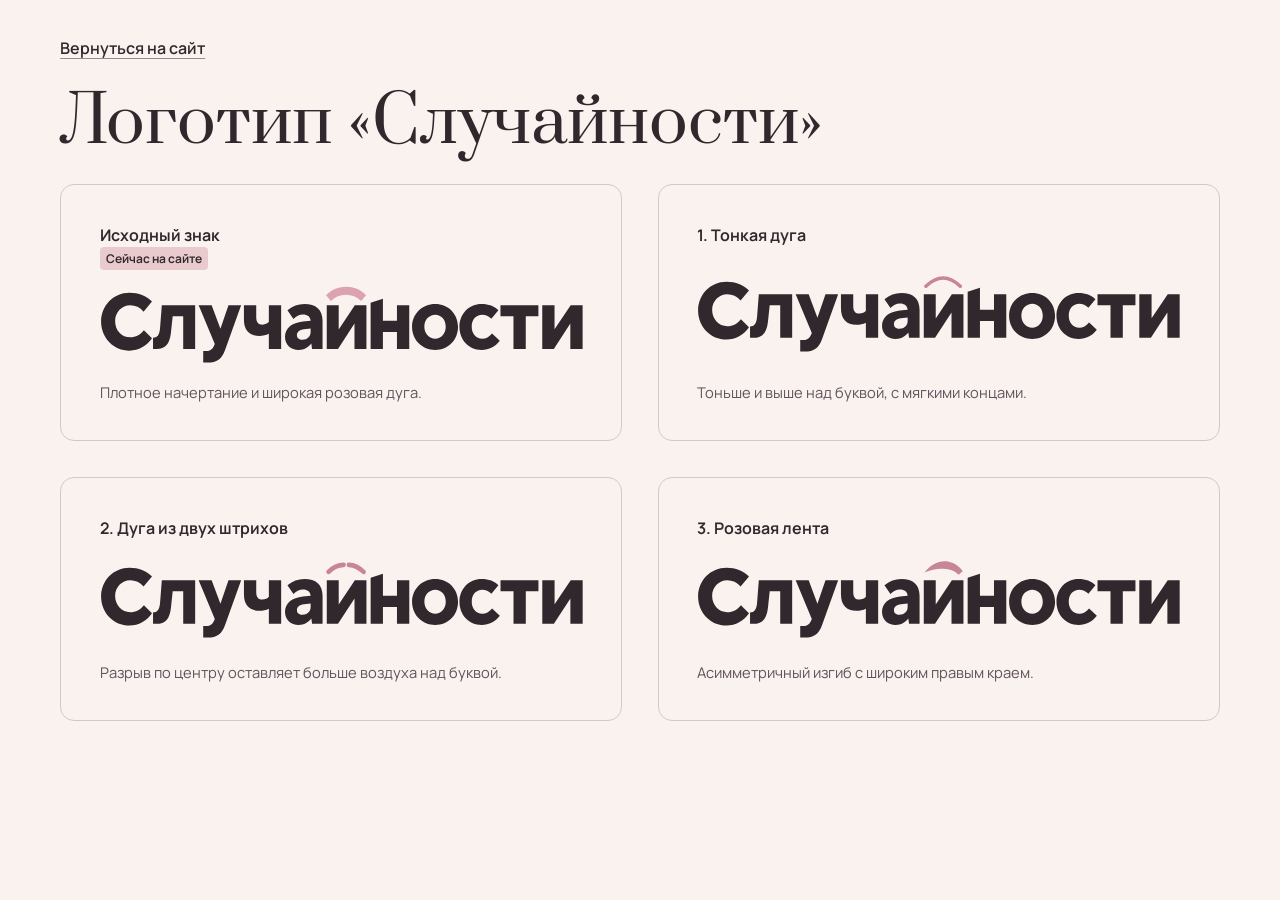
<file: design/logo-variants.html>
<!doctype html>
<html lang="ru">
<head>
  <meta charset="utf-8">
  <meta name="viewport" content="width=device-width, initial-scale=1">
  <meta name="robots" content="noindex">
  <title>Варианты логотипа · Случайности</title>
  <link rel="stylesheet" href="../prototype/fonts/fonts.css?v=2">
  <link rel="stylesheet" href="../prototype/site.css?v=18">
  <style>
    .compare { padding-block: 26px 68px; }
    .compare h1 { margin-block: 18px 26px; font: 400 clamp(2.1rem, 5vw, 4.75rem)/1.1 Prata, Georgia, serif; }
    .variants { display: grid; grid-template-columns: repeat(2, minmax(0, 1fr)); gap: clamp(12px, 3vw, 36px); }
    .variant { display: grid; grid-template-rows: auto 1fr auto; gap: 18px; align-items: center; min-height: 244px; padding: clamp(16px, 3vw, 42px); border: 1px solid var(--line); border-radius: 14px; }
    .variant h2 { font: 650 1rem Manrope, sans-serif; letter-spacing: normal; }
    .variant p { font-size: .92rem; color: var(--muted); }
    .variant svg, .variant img { width: 100%; height: auto; }
    .variant mark { padding: 3px 6px; border-radius: 4px; background: var(--accent); color: var(--ink); font-size: .75rem; }
    @media (max-width: 680px) { .variants { grid-template-columns: 1fr; } .variant { min-height: 195px; } }
  </style>
</head>
<body>
  <main class="compare frame">
    <a class="text-link" href="../">Вернуться на сайт</a>
    <h1>Логотип «Случайности»</h1>
    <div class="variants">
      <figure class="variant">
        <h2>Исходный знак <mark>Сейчас на сайте</mark></h2>
        <img src="../prototype/wordmark.svg" width="1376" height="222" alt="Случайности с розовой дугой над й">
        <figcaption><p>Плотное начертание и широкая розовая дуга.</p></figcaption>
      </figure>
      <figure class="variant">
        <h2>1. Тонкая дуга</h2>
        <svg viewBox="104 386 1376 222" role="img" aria-label="Случайности с тонкой розовой дугой над й">
          <use href="../prototype/wordmark.svg#letters"/>
          <path d="M756 418q49-47 98 0" fill="none" stroke="#c98598" stroke-width="10" stroke-linecap="round"/>
        </svg>
        <figcaption><p>Тоньше и выше над буквой, с мягкими концами.</p></figcaption>
      </figure>
      <figure class="variant">
        <h2>2. Дуга из двух штрихов</h2>
        <svg viewBox="104 386 1376 222" role="img" aria-label="Случайности с розовой дугой из двух штрихов">
          <use href="../prototype/wordmark.svg#letters"/>
          <path d="M755 417q20-20 43-20m15 0q22 1 42 20" fill="none" stroke="#c98598" stroke-width="13" stroke-linecap="round"/>
        </svg>
        <figcaption><p>Разрыв по центру оставляет больше воздуха над буквой.</p></figcaption>
      </figure>
      <figure class="variant">
        <h2>3. Розовая лента</h2>
        <svg viewBox="104 386 1376 222" role="img" aria-label="Случайности с широкой розовой лентой над й">
          <use href="../prototype/wordmark.svg#letters"/>
          <path d="M752 419c17-22 39-34 62-32 20 2 37 14 47 28l-12 10c-12-12-25-16-43-17-19-1-37 4-54 11Z" fill="#c98598"/>
        </svg>
        <figcaption><p>Асимметричный изгиб с широким правым краем.</p></figcaption>
      </figure>
    </div>
  </main>
</body>
</html>
</file>
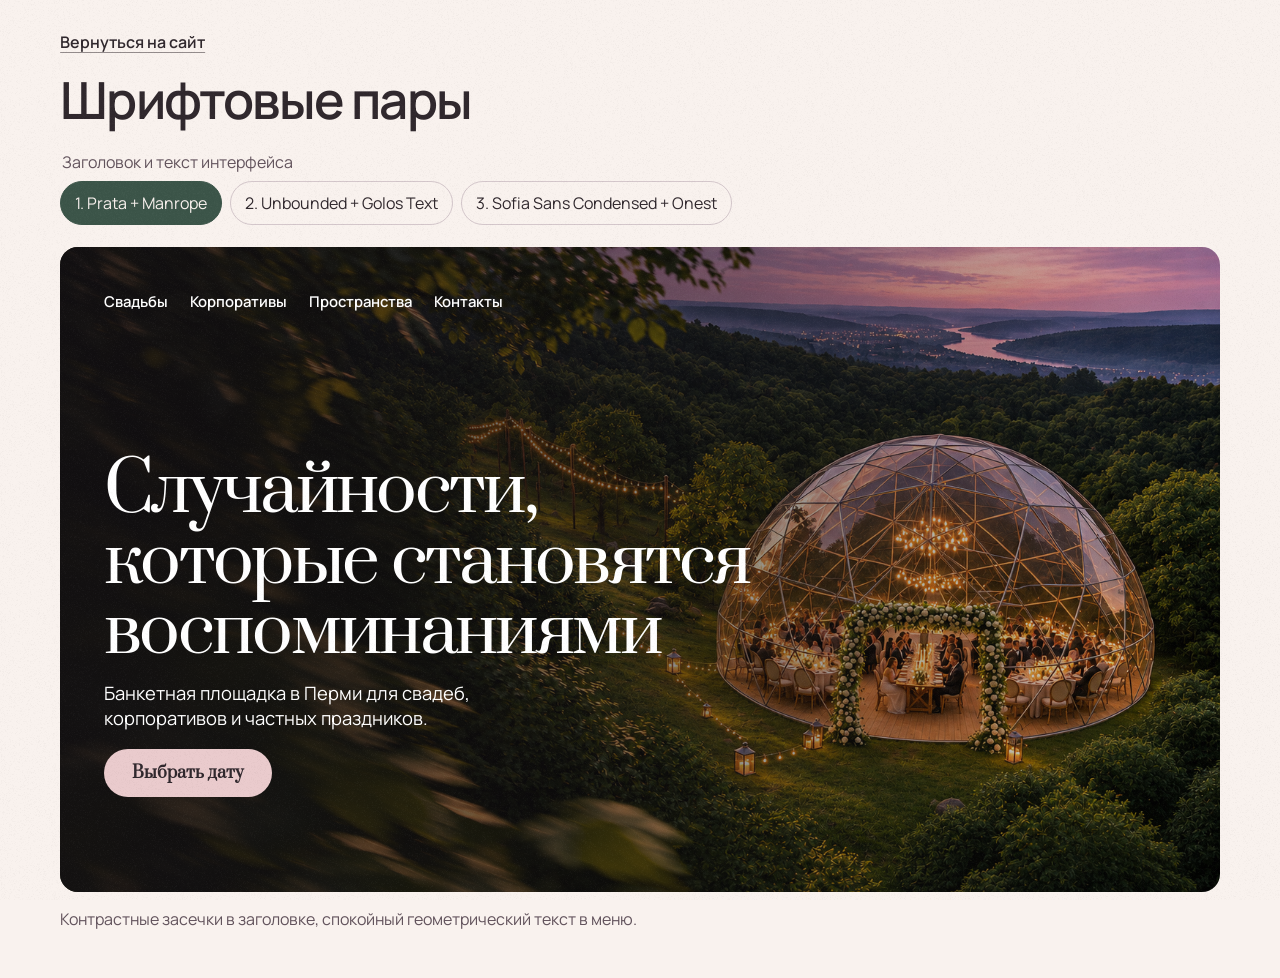
<file: design/type-pairs.html>
<!doctype html>
<html lang="ru">
<head>
  <meta charset="utf-8">
  <meta name="viewport" content="width=device-width, initial-scale=1">
  <meta name="robots" content="noindex">
  <title>Шрифтовые пары · Случайности</title>
  <link rel="preconnect" href="https://fonts.googleapis.com">
  <link rel="preconnect" href="https://fonts.gstatic.com" crossorigin>
  <link rel="stylesheet" href="https://fonts.googleapis.com/css2?family=Golos+Text:wght@400;600&amp;family=Manrope:wght@400;600&amp;family=Onest:wght@400;600&amp;family=Prata&amp;family=Sofia+Sans+Condensed:wght@600&amp;family=Unbounded:wght@500&amp;display=swap">
  <link rel="stylesheet" href="../prototype/site-effects.css">
  <link rel="stylesheet" href="../prototype/site.css?v=18">
  <style>
    .compare { padding-block: 20px 48px; }
    .compare > h1 { font-size: clamp(1.8rem, 4vw, 3.4rem); letter-spacing: -.035em; }
    .compare fieldset { border: 0; margin: 16px 0 22px; padding: 0; }
    .compare legend { margin-bottom: 8px; color: var(--muted); }
    .choices { display: flex; flex-wrap: wrap; gap: 8px; }
    .choices label { position: relative; cursor: pointer; }
    .choices input { position: absolute; inset: 0; width: 100%; height: 100%; margin: 0; opacity: 0; cursor: pointer; }
    .choices span { display: flex; align-items: center; min-height: 44px; padding: 7px 14px; border: 1px solid var(--line); border-radius: 999px; }
    .choices input:checked + span { color: var(--paper); background: var(--graphite); border-color: var(--graphite); }
    .choices input:focus-visible + span { outline: 3px solid var(--focus); outline-offset: 4px; }
    .sample {
      display: grid;
      isolation: isolate;
      position: relative;
      min-block-size: clamp(420px, 55vw, 645px);
      border-radius: 18px;
      overflow: hidden;
      color: white;
      background: var(--graphite) url(../prototype/hero-detail.png) 70% center / cover;
      font-family: var(--body-face);
      --display-face: Prata, Georgia, serif;
      --body-face: Manrope, sans-serif;
      --weight: 400;
      --size: clamp(2.2rem, 5.25vw, 5.5rem);
      --tracking: -.04em;
    }
    .sample[data-pair="wide"] {
      --display-face: Unbounded, sans-serif;
      --body-face: "Golos Text", sans-serif;
      --weight: 500;
      --size: clamp(1.45rem, 4vw, 4.25rem);
      --tracking: -.045em;
    }
    .sample[data-pair="poster"] {
      --display-face: "Sofia Sans Condensed", sans-serif;
      --body-face: Onest, sans-serif;
      --weight: 600;
      --size: clamp(2.5rem, 6.6vw, 6rem);
      --tracking: -.02em;
    }
    .sample::before { content: ""; position: absolute; z-index: -1; inset: 0; background: linear-gradient(90deg, rgb(20 17 20 / .88), rgb(20 17 20 / .48) 55%, rgb(20 17 20 / .13)); }
    .sample-menu { align-self: start; display: flex; flex-wrap: wrap; gap: 8px 22px; margin: clamp(18px, 4vw, 44px); font-size: .93rem; font-weight: 600; }
    .sample-copy { align-self: center; padding: 10px clamp(17px, 4vw, 44px) clamp(26px, 5vw, 68px); }
    .sample h2 { max-width: none; font: var(--weight) var(--size) / 1.05 var(--display-face); letter-spacing: var(--tracking); text-wrap: initial; }
    .sample h2 span { display: block; }
    .sample-copy p { margin-block: 13px 18px; font-size: clamp(.93rem, 1.5vw, 1.15rem); }
    .sample-copy .primary { cursor: default; }
    .pair-notes { margin-top: 16px; color: var(--muted); }
    @media (max-width: 560px) {
      .sample::before { background: linear-gradient(0deg, rgb(20 17 20 / .94), rgb(20 17 20 / .62) 64%, rgb(20 17 20 / .36)); }
      .sample-menu { gap: 6px 12px; }
      .sample { --size: clamp(1.38rem, 6vw, 2.25rem); }
      .sample[data-pair="wide"] { --size: clamp(1.06rem, 4.75vw, 1.7rem); }
      .sample[data-pair="poster"] { --size: clamp(1.85rem, 8.4vw, 3.1rem); }
    }
  </style>
</head>
<body>
  <div class="site-grain" aria-hidden="true"></div>
  <main class="compare frame">
    <a class="text-link" href="../">Вернуться на сайт</a>
    <h1>Шрифтовые пары</h1>
    <fieldset>
      <legend>Заголовок и текст интерфейса</legend>
      <div class="choices">
        <label><input type="radio" name="pair" value="editorial" checked><span>1. Prata + Manrope</span></label>
        <label><input type="radio" name="pair" value="wide"><span>2. Unbounded + Golos Text</span></label>
        <label><input type="radio" name="pair" value="poster"><span>3. Sofia Sans Condensed + Onest</span></label>
      </div>
    </fieldset>
    <div class="sample" data-pair="editorial">
      <div class="sample-menu"><span>Свадьбы</span><span>Корпоративы</span><span>Пространства</span><span>Контакты</span></div>
      <div class="sample-copy">
        <h2><span>Случайности,</span><span>которые становятся</span><span>воспоминаниями</span></h2>
        <p>Банкетная площадка в Перми для свадеб,<br>корпоративов и частных праздников.</p>
        <span class="primary">Выбрать дату</span>
      </div>
    </div>
    <p class="pair-notes" role="status">Контрастные засечки в заголовке, спокойный геометрический текст в меню.</p>
  </main>
  <script>
    const sample = document.querySelector('.sample');
    const notes = document.querySelector('.pair-notes');
    const descriptions = {
      editorial: 'Контрастные засечки в заголовке, спокойный геометрический текст в меню.',
      wide: 'Широкие архитектурные буквы в заголовке, компактный текст в интерфейсе.',
      poster: 'Узкий заголовок с плакатным ритмом, мягкий гротеск в меню и кнопках.',
    };
    document.querySelectorAll('[name="pair"]').forEach((input) => input.addEventListener('change', () => {
      sample.dataset.pair = input.value;
      notes.textContent = descriptions[input.value];
    }));
  </script>
</body>
</html>
</file>
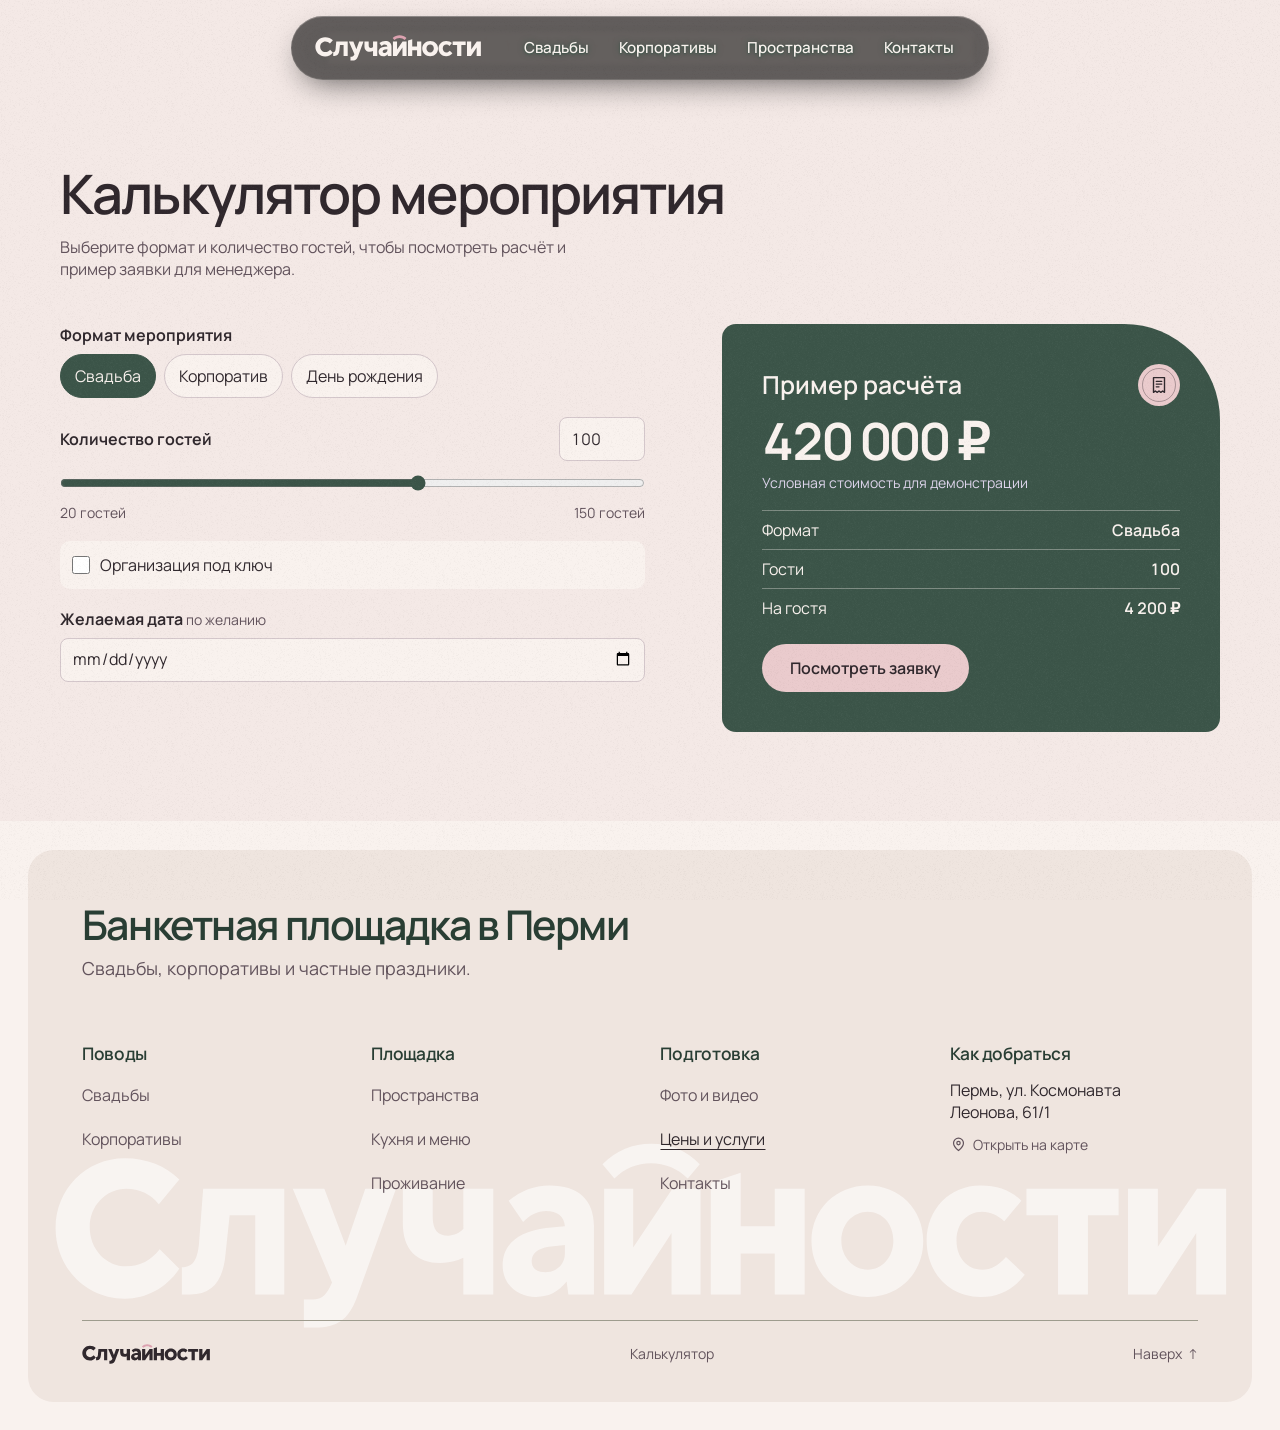
<file: prototype/calculator.html>
<!doctype html>
<html lang="ru">
<head>
  <meta charset="utf-8">
  <meta name="viewport" content="width=device-width, initial-scale=1">
  <meta name="theme-color" content="#f9f2ee">
  <meta name="robots" content="noindex">
  <meta name="description" content="Пример расчёта стоимости мероприятия по формату и количеству гостей.">
  <title>Калькулятор мероприятия · Случайности</title>

  <link rel="stylesheet" href="../prototype/site-effects.css?v=4">
  <link rel="preload" href="../prototype/fonts/manrope-cyrillic.woff2" as="font" type="font/woff2" crossorigin>
  <link rel="stylesheet" href="../prototype/fonts/fonts.css?v=2">
  <link rel="stylesheet" href="../prototype/site.css?v=22">


  <link rel="stylesheet" href="../prototype/calculator.css?v=7">
  <script src="../prototype/site.js?v=11" defer></script>

  <script src="../prototype/calculator.js" defer></script>
</head>
<body id="top">
  <div class="site-grain" aria-hidden="true"></div>
  <svg class="glass-definition" width="0" height="0" aria-hidden="true" focusable="false">
    <filter id="de-liquid" x="0" y="0" width="100%" height="100%" color-interpolation-filters="sRGB">
      <feImage id="liquid-map" x="0" y="0" width="100%" height="100%" preserveAspectRatio="none" result="map"/>
      <feDisplacementMap in="SourceGraphic" in2="map" scale="32" xChannelSelector="R" yChannelSelector="G"/>
    </filter>
  </svg>

  <a class="skip" href="#main">К содержанию</a>
  <header class="site-header" data-light>
    <div class="nav-pill">
      <div class="nav-glass glass glass-nav" aria-hidden="true"></div>
      <a class="nav-logo" href="../" aria-label="Случайности, главная">
        <img src="../prototype/wordmark-light.svg?v=3" width="1376" height="222" alt="">
      </a>
      <nav class="nav-links" aria-label="Основное меню">
        <a class="nav-item" style="--i:0" href="../weddings/">Свадьбы</a>
<a class="nav-item" style="--i:1" href="../corporate/">Корпоративы</a>
<a class="nav-item" style="--i:2" href="../spaces/">Пространства</a>
<a class="nav-item" style="--i:3" href="../contacts/">Контакты</a>
      </nav>
      <button class="nav-burger" type="button" aria-label="Открыть меню" aria-haspopup="dialog" aria-controls="mobile-menu" aria-expanded="false"><span></span><span></span></button>
    </div>
  </header>
  <dialog class="nav-dialog" id="mobile-menu" aria-label="Меню">
    <div class="dialog-header">
      <a href="../" aria-label="Случайности, главная"><img src="../prototype/wordmark-light.svg?v=3" width="1376" height="222" alt=""></a>
      <button class="icon-button" type="button" data-close autofocus aria-label="Закрыть меню"><svg viewBox="0 0 24 24" aria-hidden="true"><path d="m6 6 12 12M18 6 6 18"/></svg></button>
    </div>
    <nav aria-label="Все страницы">
      <a href="../weddings/" class="dialog-link" style="--i:0"><span class="dialog-index" aria-hidden="true">01</span><span>Свадьбы</span><svg viewBox="0 0 16 16" fill="none" stroke="currentColor" stroke-width="1.4" stroke-linecap="round" stroke-linejoin="round" aria-hidden="true" focusable="false"><path d="M3 13 13 3M5 3h8v8"/></svg></a>
<a href="../corporate/" class="dialog-link" style="--i:1"><span class="dialog-index" aria-hidden="true">02</span><span>Корпоративы</span><svg viewBox="0 0 16 16" fill="none" stroke="currentColor" stroke-width="1.4" stroke-linecap="round" stroke-linejoin="round" aria-hidden="true" focusable="false"><path d="M3 13 13 3M5 3h8v8"/></svg></a>
<a href="../spaces/" class="dialog-link" style="--i:2"><span class="dialog-index" aria-hidden="true">03</span><span>Пространства</span><svg viewBox="0 0 16 16" fill="none" stroke="currentColor" stroke-width="1.4" stroke-linecap="round" stroke-linejoin="round" aria-hidden="true" focusable="false"><path d="M3 13 13 3M5 3h8v8"/></svg></a>
<a href="../menu/" class="dialog-link" style="--i:3"><span class="dialog-index" aria-hidden="true">04</span><span>Кухня и меню</span><svg viewBox="0 0 16 16" fill="none" stroke="currentColor" stroke-width="1.4" stroke-linecap="round" stroke-linejoin="round" aria-hidden="true" focusable="false"><path d="M3 13 13 3M5 3h8v8"/></svg></a>
<a href="../gallery/" class="dialog-link" style="--i:4"><span class="dialog-index" aria-hidden="true">05</span><span>Фото и видео</span><svg viewBox="0 0 16 16" fill="none" stroke="currentColor" stroke-width="1.4" stroke-linecap="round" stroke-linejoin="round" aria-hidden="true" focusable="false"><path d="M3 13 13 3M5 3h8v8"/></svg></a>
<a href="../stay/" class="dialog-link" style="--i:5"><span class="dialog-index" aria-hidden="true">06</span><span>Проживание</span><svg viewBox="0 0 16 16" fill="none" stroke="currentColor" stroke-width="1.4" stroke-linecap="round" stroke-linejoin="round" aria-hidden="true" focusable="false"><path d="M3 13 13 3M5 3h8v8"/></svg></a>
<a href="../prices/" class="dialog-link" style="--i:6" aria-current="page"><span class="dialog-index" aria-hidden="true">07</span><span>Цены и услуги</span><svg viewBox="0 0 16 16" fill="none" stroke="currentColor" stroke-width="1.4" stroke-linecap="round" stroke-linejoin="round" aria-hidden="true" focusable="false"><path d="M3 13 13 3M5 3h8v8"/></svg></a>
<a href="../contacts/" class="dialog-link" style="--i:7"><span class="dialog-index" aria-hidden="true">08</span><span>Контакты</span><svg viewBox="0 0 16 16" fill="none" stroke="currentColor" stroke-width="1.4" stroke-linecap="round" stroke-linejoin="round" aria-hidden="true" focusable="false"><path d="M3 13 13 3M5 3h8v8"/></svg></a>
    </nav>
    <div class="dialog-bottom">
      <address>Пермь, ул. Космонавта Леонова, 61/1</address>
      <a class="primary plain-button" href="https://yandex.ru/maps/?text=%D0%9F%D0%B5%D1%80%D0%BC%D1%8C%2C%20%D1%83%D0%BB.%20%D0%9A%D0%BE%D1%81%D0%BC%D0%BE%D0%BD%D0%B0%D0%B2%D1%82%D0%B0%20%D0%9B%D0%B5%D0%BE%D0%BD%D0%BE%D0%B2%D0%B0%2C%2061%2F1" target="_blank" rel="noopener"><svg viewBox="0 0 24 24" fill="none" stroke="currentColor" stroke-width="1.7" stroke-linejoin="round" aria-hidden="true" focusable="false"><path d="M19 10c0 5-7 10.5-7 10.5S5 15 5 10a7 7 0 1 1 14 0Z"/><circle cx="12" cy="10" r="2.4"/></svg> Открыть на карте</a>
    </div>
  </dialog>
  <main id="main"><section class="event-calculator event-calculator-page" id="event-calculator" aria-labelledby="calculator-title">
    <div class="frame section">
      <h1 id="calculator-title">Калькулятор мероприятия</h1>
      <p class="calc-lede">Выберите формат и количество гостей, чтобы посмотреть расчёт и пример заявки для менеджера.</p>
          <div class="calculator">
      <form class="inputs" id="calculator" autocomplete="off">
        <fieldset>
          <legend>Формат мероприятия</legend>
          <div class="formats">
            <label class="format"><input type="radio" name="event" value="wedding" checked><span>Свадьба</span></label>
            <label class="format"><input type="radio" name="event" value="corporate"><span>Корпоратив</span></label>
            <label class="format"><input type="radio" name="event" value="birthday"><span>День рождения</span></label>
          </div>
        </fieldset>

        <div>
          <div class="guest-heading">
            <label class="field-label" for="guests">Количество гостей</label>
            <input id="guests" name="guests" type="number" inputmode="numeric" min="20" max="150" step="1" value="100" required>
          </div>
          <input id="guest-range" name="guestRange" type="range" min="20" max="150" value="100" aria-label="Количество гостей, ползунок">
          <div class="range-limits"><span>20 гостей</span><span>150 гостей</span></div>
        </div>

        <label class="service">
          <input type="checkbox" name="fullService">
          <span>Организация под ключ</span>
        </label>

        <div>
          <label class="field-label" for="event-date">Желаемая дата <span class="optional">по желанию</span></label>
          <input id="event-date" name="eventDate" type="date">
        </div>
      </form>

      <section class="summary" aria-labelledby="estimate-title">
        <div>
          <div class="estimate-heading">
            <h2 id="estimate-title">Пример расчёта</h2>
            <span class="detail-icon" aria-hidden="true"><svg viewBox="0 0 24 24" fill="none" stroke="currentColor" stroke-width="1.5" stroke-linecap="round" stroke-linejoin="round" focusable="false"><path d="M6 4h12v16l-2-1.5-2 1.5-2-1.5-2 1.5-2-1.5L6 20V4ZM9 8h6m-6 3h6m-6 3h3"/></svg></span>
          </div>
          <output id="estimate" class="estimate" form="calculator" for="guests guest-range" aria-describedby="pricing-note"></output>
          <p class="pricing-note" id="pricing-note">Условная стоимость для демонстрации</p>
        </div>
        <dl class="receipt">
          <div><dt>Формат</dt><dd id="summary-format"></dd></div>
          <div><dt>Гости</dt><dd id="summary-guests"></dd></div>
          <div><dt>На гостя</dt><dd id="summary-rate"></dd></div>
          <div id="service-line" hidden><dt>Под ключ</dt><dd id="summary-service"></dd></div>
        </dl>
        <button class="primary plain-button" type="submit" form="calculator" aria-controls="application" aria-expanded="false" id="show-application" disabled>Посмотреть заявку</button>
      </section>
    </div>

    <section class="application" id="application" aria-labelledby="application-title" tabindex="-1" hidden>
      <h2 id="application-title">Пример заявки для менеджера</h2>
      <p>Проверьте параметры и перенесите их в форму заявки.</p>
      <dl class="receipt">
        <div><dt>Формат</dt><dd id="application-format"></dd></div>
        <div><dt>Гости</dt><dd id="application-guests"></dd></div>
        <div><dt>Дата</dt><dd id="application-date"></dd></div>
        <div><dt>Организация под ключ</dt><dd id="application-service"></dd></div>
        <div><dt>Условная сумма</dt><dd id="application-estimate"></dd></div>
      </dl>
      <div class="actions">
        <a class="primary tonal plain-button" id="transfer-application" href="../#request">Перенести в заявку</a>
        <button type="button" class="back" id="edit-calculation">Вернуться к расчёту</button>
      </div>
    </section>
    <noscript><p>Для работы калькулятора включите JavaScript в браузере.</p></noscript>

    </div>
  </section></main>
  <footer class="site-footer">
    <div class="footer-panel">
      <div class="footer-intro">
        <p>Банкетная площадка в Перми</p>
        <p>Свадьбы, корпоративы и частные праздники.</p>
      </div>
      <nav class="footer-columns" aria-label="Разделы сайта и адрес площадки">
          <div class="footer-group">
            <h2>Поводы</h2>
            <ul><li><a class="footer-link" href="../weddings/">Свадьбы</a></li><li><a class="footer-link" href="../corporate/">Корпоративы</a></li></ul>
          </div>
<div class="footer-group">
            <h2>Площадка</h2>
            <ul><li><a class="footer-link" href="../spaces/">Пространства</a></li><li><a class="footer-link" href="../menu/">Кухня и меню</a></li><li><a class="footer-link" href="../stay/">Проживание</a></li></ul>
          </div>
<div class="footer-group">
            <h2>Подготовка</h2>
            <ul><li><a class="footer-link" href="../gallery/">Фото и видео</a></li><li><a class="footer-link" href="../prices/" aria-current="page">Цены и услуги</a></li><li><a class="footer-link" href="../contacts/">Контакты</a></li></ul>
          </div>
        <div class="footer-group footer-visit">
          <h2>Как добраться</h2>
          <address>Пермь, ул. Космонавта Леонова, 61/1</address>
          <a class="footer-link footer-map" href="https://yandex.ru/maps/?text=%D0%9F%D0%B5%D1%80%D0%BC%D1%8C%2C%20%D1%83%D0%BB.%20%D0%9A%D0%BE%D1%81%D0%BC%D0%BE%D0%BD%D0%B0%D0%B2%D1%82%D0%B0%20%D0%9B%D0%B5%D0%BE%D0%BD%D0%BE%D0%B2%D0%B0%2C%2061%2F1" target="_blank" rel="noopener"><svg viewBox="0 0 24 24" fill="none" stroke="currentColor" stroke-width="1.7" stroke-linejoin="round" aria-hidden="true" focusable="false"><path d="M19 10c0 5-7 10.5-7 10.5S5 15 5 10a7 7 0 1 1 14 0Z"/><circle cx="12" cy="10" r="2.4"/></svg> Открыть на карте</a>
        </div>
      </nav>
      <img class="footer-watermark" src="../prototype/wordmark.svg?v=3" width="1376" height="222" alt="" loading="lazy" decoding="async">
      <div class="footer-bottom">
        <a class="footer-brand" href="../"><img src="../prototype/wordmark.svg?v=3" width="1376" height="222" alt="Случайности, главная"></a>
        <a class="footer-link" href="../#event-calculator">Калькулятор</a>
        <a class="footer-link footer-top" href="#top">Наверх <span aria-hidden="true">↑</span></a>
      </div>
    </div>
  </footer>
</body>
</html>
</file>
<file: prototype/site-effects.css>
.site-grain {
  position: fixed;
  inset: 0;
  z-index: 6;
  overflow: hidden;
  pointer-events: none;
}

.site-grain::before {
  content: "";
  position: absolute;
  inset: -10px;
  background: url(film-grain.png) repeat;
  opacity: .08;
}

@media (max-width: 680px) {
  .site-grain::before { background-size: 112px; opacity: .075; }
}

@media (prefers-reduced-motion: no-preference) {
  .site-grain::before { animation: film-grain 1.05s step-end infinite; }
}

@keyframes film-grain {
  0%, 100% { transform: translate(0, 0); }
  14% { transform: translate(-7px, 3px); }
  28% { transform: translate(4px, -8px); }
  42% { transform: translate(9px, 5px); }
  57% { transform: translate(-3px, -5px); }
  71% { transform: translate(5px, 9px); }
  85% { transform: translate(-8px, -4px); }
}

/* The DIGITAL EVENTS navigation glass uses an independent backdrop layer. */
:root {
  --de-void: #0a0a0b;
  --de-white: #f9f2ee;
  --de-line: rgba(255, 255, 255, .08);
}

.glass-definition { position: absolute; }

.glass {
  isolation: isolate;
  background: color-mix(in srgb, var(--de-white) 6%, transparent);
  -webkit-backdrop-filter: blur(10px) saturate(1.4) brightness(1.05);
  backdrop-filter: blur(10px) saturate(1.4) brightness(1.05);
  box-shadow:
    inset 0 1px 0 color-mix(in srgb, var(--de-white) 22%, transparent),
    inset 0 -1px 0 color-mix(in srgb, var(--de-white) 6%, transparent),
    inset 0 0 0 1px var(--de-line),
    inset 0 0 24px color-mix(in srgb, var(--de-white) 4%, transparent),
    0 12px 32px -12px color-mix(in srgb, var(--de-void) 70%, transparent);
}

.glass-svg .glass {
  background: color-mix(in srgb, var(--de-white) 3%, transparent);
  backdrop-filter: url(#de-liquid) blur(2px) saturate(1.4) brightness(1.05);
}

.glass.glass-nav,
.glass-svg .glass.glass-nav {
  background: color-mix(in srgb, var(--de-void) 36%, transparent);
}

.site-header[data-light] .glass.glass-nav {
  background: color-mix(in srgb, var(--de-void) 63%, transparent);
}
</file>
<file: prototype/fonts/fonts.css>
@font-face {
  font-family: Gilroy;
  font-style: normal;
  font-weight: 600;
  font-display: swap;
  src: url('https://static.tildacdn.com/tila3337-6166-4165-a266-646364616537/Gilroy-Semibold.woff') format('woff');
}

@font-face {
  font-family: Gilroy;
  font-style: normal;
  font-weight: 700;
  font-display: swap;
  src: url('https://static.tildacdn.com/tila6263-3236-4330-a133-653061633762/Gilroy-Bold.woff') format('woff');
}

@font-face {
  font-family: Manrope;
  font-style: normal;
  font-weight: 400 800;
  font-display: swap;
  src: url(manrope-cyrillic.woff2) format('woff2');
  unicode-range: U+0301, U+0400-045F, U+0490-0491, U+04B0-04B1, U+2116;
}

@font-face {
  font-family: Manrope;
  font-style: normal;
  font-weight: 400 800;
  font-display: swap;
  src: url(manrope-latin.woff2) format('woff2');
  unicode-range: U+0000-00FF, U+0131, U+0152-0153, U+02BB-02BC, U+02C6, U+02DA, U+02DC, U+0304, U+0308, U+0329, U+2000-206F, U+20AC, U+2122, U+2191, U+2193, U+2212, U+2215, U+FEFF, U+FFFD;
}

@font-face {
  font-family: Prata;
  font-style: normal;
  font-weight: 400;
  font-display: swap;
  src: url(prata-cyrillic.woff2) format('woff2');
  unicode-range: U+0301, U+0400-045F, U+0490-0491, U+04B0-04B1, U+2116;
}

@font-face {
  font-family: Prata;
  font-style: normal;
  font-weight: 400;
  font-display: swap;
  src: url(prata-latin.woff2) format('woff2');
  unicode-range: U+0000-00FF, U+0131, U+0152-0153, U+02BB-02BC, U+02C6, U+02DA, U+02DC, U+0304, U+0308, U+0329, U+2000-206F, U+20AC, U+2122, U+2191, U+2193, U+2212, U+2215, U+FEFF, U+FFFD;
}
</file>
<file: prototype/site.css>
:root {
  color-scheme: light;
  --paper: #f9f2ee;
  --surface: #ded5ec;
  --mid-gray: #9e9c8e;
  --ink: #30282d;
  --accent: #eacbcd;
  --graphite: #3c5549;
  --muted: #62535c;
  --line: #d4c7cb;
  --accent-soft: #f4dbdd;
  --accent-strong: #995666;
  --focus: #795068;
  --photo-shade: #131a16;
  --sage-dark: #293e34;
  --gift-surface: #f3e1e2;
  --stay-surface: #f0e7f3;
  --ease-out-expo: cubic-bezier(.16, 1, .3, 1);
  --frame: min(1480px, calc(100% - clamp(36px, 9.4vw, 160px)));
  --display-face: Gilroy, Manrope, "Segoe UI", sans-serif;
  font-family: Manrope, "Segoe UI", sans-serif;
  line-height: 1.38;
  color: var(--ink);
  background: var(--paper);
}

*, *::before, *::after { box-sizing: border-box; }
[hidden] { display: none !important; }
body { margin: 0; }
h1, h2, h3, p, ul, figure, dl, dd { margin: 0; }
img { display: block; max-width: 100%; }
a { color: inherit; text-underline-offset: .24em; }
button, input, select { font: inherit; }
button, a { touch-action: manipulation; }
button { color: inherit; }
:focus-visible { outline: 3px solid var(--focus); outline-offset: 4px; }
::selection { color: var(--ink); background: var(--accent); }
section[id], article[id], input[id] { scroll-margin-top: 84px; }
.frame { width: var(--frame); margin-inline: auto; }
.section { padding-block: clamp(45px, 7vw, 105px); }
.skip { position: fixed; z-index: 50; inset: 12px auto auto 12px; padding: 8px 16px; background: var(--paper); transform: translateY(-200%); }
.skip:focus { transform: none; }

.site-header {
  position: fixed;
  z-index: 20;
  inset: max(16px, env(safe-area-inset-top)) 0 auto;
  display: flex;
  justify-content: center;
  pointer-events: none;
}
.nav-pill {
  position: relative;
  display: flex;
  align-items: center;
  gap: 8px;
  min-height: 64px;
  padding: 0 8px 0 24px;
  border-radius: 999px;
  color: var(--de-white);
  pointer-events: auto;
}
.nav-glass { position: absolute; inset: 0; border-radius: inherit; pointer-events: none; }
.nav-logo { position: relative; flex: none; }
.nav-logo img { width: clamp(134px, 13vw, 178px); height: auto; }
.site-header[data-light] .nav-links { text-shadow: 0 1px 2px var(--graphite), 0 0 6px var(--graphite); }
.site-header[data-light] .nav-pill :focus-visible { outline-color: var(--de-void); }
.nav-links { display: flex; align-items: center; gap: 4px; margin-inline: 22px 14px; position: relative; }
.nav-item { text-decoration: none; white-space: nowrap; }
.nav-links .nav-item { display: flex; align-items: center; min-height: 44px; padding-inline: 13px; border-radius: 999px; font-size: .95rem; font-weight: 550; }
.nav-links .nav-item:hover, .nav-links .nav-item[aria-current] { color: var(--accent); background: rgb(255 255 255 / .13); }
.nav-burger {
  position: relative;
  flex: none;
  display: grid;
  place-items: center;
  width: 44px;
  height: 44px;
  padding: 0;
  border: 0;
  border-radius: 50%;
  color: var(--de-white);
  background: transparent;
  cursor: pointer;
}
.nav-burger:hover { background: rgb(255 255 255 / .12); }
.nav-burger span { grid-area: 1 / 1; width: 20px; height: 1px; background: currentColor; }
.nav-burger span:first-child { transform: translateY(-4px); }
.nav-burger span:last-child { transform: translateY(4px); }
.nav-pill :focus-visible, .nav-dialog :focus-visible { outline-color: white; }
@media (min-width: 1024px) {
  .nav-pill { transition: transform 450ms var(--ease-out-expo); }
  .nav-glass { right: 0; transition: right 450ms var(--ease-out-expo); }
  .nav-item {
    transition: color 160ms ease, opacity 300ms var(--ease-out-expo), translate 450ms var(--ease-out-expo);
    transition-delay: 0s, calc(var(--i, 0) * 30ms + 120ms), calc(var(--i, 0) * 30ms + 60ms);
  }
  .nav-burger {
    position: absolute;
    right: 8px;
    top: 10px;
    opacity: 0;
    pointer-events: none;
    transition: opacity 250ms var(--ease-out-expo), transform 450ms var(--ease-out-expo);
  }
  .nav-pill[data-compact] { transform: translateX(calc(var(--cut) / 2)); }
  .nav-pill[data-compact] .nav-glass { right: var(--cut); }
  .nav-pill[data-compact] .nav-item { opacity: 0; translate: 0 -6px; pointer-events: none; transition-delay: 0s, calc(var(--i, 0) * 30ms), calc(var(--i, 0) * 30ms); }
  .nav-pill[data-compact] .nav-burger { opacity: 1; pointer-events: auto; transform: translateX(calc(-1 * var(--dx))); transition-delay: 120ms, 0s; }
}
@media (max-width: 1023px) { .nav-links { display: none; } }

.nav-dialog {
  position: fixed;
  width: min(920px, 100% - 32px);
  max-width: none;
  max-height: calc(100dvh - max(32px, env(safe-area-inset-top) + env(safe-area-inset-bottom)));
  padding: clamp(18px, 3.1vw, 40px) clamp(18px, 4.2vw, 60px);
  border: 1px solid rgb(249 242 238 / .24);
  border-radius: 24px;
  color: var(--paper);
  background: linear-gradient(145deg, #354b3e, #222f27 70%);
  overscroll-behavior: contain;
}
html:has(.nav-dialog[open]) { overflow: hidden; }
.nav-dialog::backdrop { background: rgb(22 22 22 / .62); backdrop-filter: blur(10px); }
.dialog-header { display: flex; justify-content: space-between; align-items: center; gap: 12px; }
.dialog-header a { display: grid; align-items: center; min-height: 44px; }
.dialog-header img { width: clamp(125px, 20vw, 177px); height: auto; }
.nav-dialog nav { display: grid; margin-block: clamp(14px, 2.3vw, 30px); }
.dialog-link {
  display: grid;
  grid-template-columns: 19px minmax(0, 1fr) auto;
  align-items: center;
  gap: clamp(9px, 2.4vw, 29px);
  min-height: 44px;
  padding-block: clamp(6px, 1vw, 10px);
  border-bottom: 1px solid rgb(249 242 238 / .21);
  font: 650 clamp(1.45rem, 5.4vw, 2.9rem) / 1.05 var(--display-face);
  letter-spacing: -.035em;
  text-decoration: none;
}
.dialog-index { color: var(--accent); font: 600 .75rem / 1 Manrope, sans-serif; letter-spacing: .05em; }
.dialog-link svg { width: clamp(17px, 3vw, 27px); }
.dialog-link:is(:hover, :focus-visible, [aria-current]) { color: var(--accent); }
.dialog-bottom { display: flex; flex-wrap: wrap; align-items: center; justify-content: space-between; gap: 10px 22px; }
.dialog-bottom address { color: var(--surface); font-size: .92rem; }
.dialog-bottom .primary { gap: 8px; }
.dialog-bottom svg { width: 16px; height: 16px; }
.icon-button, .photo-controls button { display: grid; place-items: center; width: 44px; height: 44px; border: 1px solid rgb(255 255 255 / .4); border-radius: 50%; background: transparent; cursor: pointer; }
.icon-button svg { width: 24px; height: 24px; fill: none; stroke: currentColor; stroke-width: 1.6; }
.dialog-header .icon-button:hover { background: rgb(249 242 238 / .1); }
@media (max-height: 650px) {
  .nav-dialog { padding-block: 10px; }
  .nav-dialog nav { margin-block: 5px 8px; }
  .dialog-link { padding-block: 4px; font-size: clamp(1.45rem, min(5.4vw, 6.2dvh), 2.9rem); }
  .dialog-bottom { gap: 6px 20px; }
  .dialog-bottom address { font-size: .85rem; }
}
@media (prefers-reduced-motion: no-preference) {
  .nav-dialog[open] { animation: menu-in 450ms var(--ease-out-expo) both; }
  .nav-dialog[open]::backdrop { animation: menu-backdrop-in 330ms ease-out both; }
  .nav-dialog[open] .dialog-link { animation: menu-in 470ms var(--ease-out-expo) both; animation-delay: calc(55ms + var(--i) * 38ms); }
  .nav-dialog[open] .dialog-link:focus-visible { animation: none; }
}
@keyframes menu-in { from { opacity: 0; transform: translateY(18px) scale(.985); } to { opacity: 1; transform: none; } }
@keyframes menu-backdrop-in { from { opacity: 0; } to { opacity: 1; } }

.hero-capacities { display: grid; grid-template-columns: repeat(2, minmax(0, 1fr)); gap: 8px; }
.hero-capacity {
  display: grid;
  align-content: space-between;
  gap: 9px;
  padding: clamp(12px, 1.4vw, 20px);
  border: 1px solid rgb(255 255 255 / .7);
  border-radius: clamp(19px, 2vw, 28px);
  color: var(--ink);
  text-decoration: none;
}
.hero-capacity.glass,
.glass-svg .hero-capacity.glass { background: rgb(249 242 238 / .69); }
.hero-capacity.glass:last-child,
.glass-svg .hero-capacity.glass:last-child { background: rgb(234 203 205 / .62); }
.hero-capacity:hover .hero-capacity-title { text-decoration: underline; }
.hero-capacity-title { display: flex; align-items: center; gap: 7px; font-size: clamp(.9rem, 1.1vw, 1rem); font-weight: 650; line-height: 1.12; }
.hero-capacity-title svg { flex: none; width: 22px; height: 22px; color: var(--ink); }
.hero-capacity-number { display: flex; align-items: baseline; gap: .28em; font-size: clamp(.82rem, 1.05vw, .96rem); white-space: nowrap; }
.hero-capacity strong { font: 700 clamp(2.25rem, 3.1vw, 3.4rem)/.9 var(--display-face); font-variant-numeric: tabular-nums; }
h1, h2, h3 { font-family: var(--display-face); font-weight: 600; }
.page-intro h1 {
  font-size: clamp(2.35rem, 5.05vw, 5.75rem);
  line-height: 1.02;
  letter-spacing: -.035em;
}
.page-intro p { margin-top: clamp(14px, 2.5vw, 30px); font-size: clamp(1.05rem, 1.7vw, 1.5rem); line-height: 1.32; }
.actions { display: flex; flex-wrap: wrap; align-items: center; gap: 10px 18px; margin-top: clamp(18px, 3vw, 37px); }
.primary, .secondary {
  display: inline-flex;
  align-items: center;
  justify-content: center;
  min-height: 48px;
  padding: 9px clamp(15px, 2.2vw, 31px);
  border: 0;
  border-radius: 999px;
  text-decoration: none;
  text-align: center;
  font-family: var(--display-face);
  font-weight: 600;
  transition: background-color .2s ease;
}
.primary { color: var(--ink); background: var(--accent); cursor: pointer; }
.primary:hover { background: var(--accent-soft); }
.primary.tonal { color: var(--paper); background: var(--graphite); }
.primary.tonal:hover { background: var(--sage-dark); }
.plain-button { transition: none; }
.secondary { border: 1px solid rgb(249 242 238 / .64); background: rgb(48 40 45 / .33); }
.secondary:hover { background: rgb(48 40 45 / .73); }
.paper-edge {
  position: absolute;
  z-index: 0;
  inset-inline: 0;
  width: 100%;
  height: clamp(39px, 6vw, 100px);
  color: var(--paper);
  pointer-events: none;
}
.paper-edge path { fill: currentColor; }
.paper-edge--top { top: -1px; }
.paper-edge--bottom { bottom: -1px; }
.feature-torn { position: relative; }

h2 { max-width: 22ch; font-size: clamp(2rem, 4.25vw, 4.65rem); line-height: 1.02; letter-spacing: -.035em; text-wrap: balance; }
h3 { font-size: clamp(1.15rem, 2vw, 1.55rem); line-height: 1.1; }
.section-intro { display: flex; flex-wrap: wrap; align-items: end; justify-content: space-between; gap: 16px 28px; margin-bottom: clamp(22px, 4vw, 52px); }
.text-link { display: inline-flex; align-items: center; min-height: 44px; font-weight: 600; text-decoration-color: color-mix(in srgb, currentColor 50%, transparent); }
.text-link:hover { text-decoration-color: currentColor; }
.location { background: var(--paper); }
.location-heading { display: grid; grid-template-columns: minmax(0, 1.55fr) minmax(0, 1fr); align-items: end; gap: 15px 34px; margin-bottom: clamp(26px, 4.2vw, 62px); }
.location-heading h2 { max-width: none; color: var(--sage-dark); font-size: clamp(2.7rem, 6.1vw, 6.4rem); line-height: .99; }
.location-heading h2 span { display: block; }
.location-heading p { max-width: 32ch; padding-bottom: .25em; font-size: clamp(1.05rem, 1.75vw, 1.42rem); color: var(--muted); }
.location-view { position: relative; isolation: isolate; margin-bottom: clamp(10px, 1.3vw, 19px); }
.location-press {
  position: absolute;
  right: clamp(15px, 3.5vw, 50px);
  bottom: clamp(-22px, -1.4vw, -9px);
  display: grid;
  place-items: center;
  width: clamp(68px, 10.5vw, 154px);
  aspect-ratio: .8;
  border: 1px solid var(--line);
  border-radius: 2px 2px 16px 2px;
  background: var(--paper);
  box-shadow: 0 7px 19px rgb(30 30 30 / .23);
  rotate: 9deg;
  pointer-events: none;
}
.pressed-leaf { display: block; width: 82%; }
.location-picture { position: relative; overflow: hidden; aspect-ratio: 2.35; border-radius: 16px 16px clamp(65px, 9vw, 140px) 16px; background: var(--ink); }
.location-picture img { width: 100%; height: 100%; object-fit: cover; object-position: 62% center; }
.woodland-canvas { position: absolute; inset: 0; width: 100%; height: 100%; pointer-events: none; }
.location-picture .location-media-note { right: auto; left: 11px; }
address { font-style: normal; }
.location-address { display: flex; flex-wrap: wrap; align-items: center; gap: 10px clamp(18px, 4vw, 60px); padding-block: clamp(20px, 3vw, 42px); border-bottom: 1px solid var(--line); }
.location-address address { color: var(--sage-dark); font-size: clamp(1.05rem, 1.75vw, 1.65rem); font-weight: 650; line-height: 1.25; }
.location-address p { flex: 1 0 auto; color: var(--muted); }
.location-address :is(address, p) { display: flex; align-items: center; gap: 10px; }
.detail-icon {
  position: relative;
  display: grid;
  place-items: center;
  flex: none;
  width: 42px;
  aspect-ratio: 1;
  border-radius: 50%;
  color: var(--ink);
  background: var(--surface);
}
.detail-icon::before { content: ''; position: absolute; inset: 4px; border: 1px solid currentColor; border-radius: inherit; opacity: .34; }
.detail-icon svg { width: 22px; height: 22px; }
.location-address p .detail-icon { color: var(--sage-dark); background: #e0e9df; }
.map-link { font-weight: 600; }
.map-link > svg { flex: none; width: 18px; height: 18px; }
.spaces-intro { display: grid; grid-template-columns: minmax(0, 1.5fr) minmax(0, 1fr); align-items: end; gap: 12px 28px; margin-bottom: clamp(22px, 4vw, 52px); }
.spaces-intro p { max-width: 30ch; color: var(--muted); font-size: clamp(1rem, 1.7vw, 1.2rem); }
.space-gallery { display: grid; grid-template-columns: minmax(190px, .72fr) minmax(0, 2fr); align-items: start; gap: clamp(20px, 5vw, 74px); }
.space-tabs { display: grid; border-top: 1px solid var(--line); }
.space-tab {
  display: grid;
  grid-template-columns: minmax(0, 1fr) auto;
  gap: 4px 8px;
  width: 100%;
  min-height: 74px;
  padding: clamp(10px, 1.6vw, 21px) clamp(7px, 1.3vw, 16px);
  border: 0;
  border-bottom: 1px solid var(--line);
  text-align: left;
  background: transparent;
  cursor: pointer;
  transition: background-color 180ms ease-out, transform 140ms var(--ease-out-expo);
}
.space-tab:hover { background: #f0e8e4; }
.space-tab:active { transform: scale(.986); }
.space-tab[aria-selected="true"] { color: var(--paper); background: var(--graphite); border-color: var(--graphite); }
.space-tab-icon.detail-icon { grid-area: 1 / 2 / span 2; align-self: center; width: clamp(36px, 4.3vw, 58px); }
.space-tab-icon svg { width: 64%; height: 64%; }
.space-tab[aria-selected="true"] .space-tab-icon { background: var(--accent-soft); }
.space-tab-title { font-size: clamp(1rem, 2vw, 1.65rem); font-weight: 650; line-height: 1.12; }
.space-tab-title-mobile, .space-scene-summary { display: none; }
.space-tab-meta { color: var(--muted); font-size: .9rem; }
.space-tab[aria-selected="true"] .space-tab-meta { color: #f0e8e4; }
.space-scenes { display: grid; isolation: isolate; min-width: 0; }
.space-scene {
  grid-area: 1 / 1;
  z-index: 1;
  min-width: 0;
  transition: opacity 220ms ease-out;
}
.space-scene[aria-hidden="true"] { z-index: 0; opacity: 0; pointer-events: none; }
.space-scene-media { position: relative; }
.space-scene-media img { width: 100%; height: auto; border-radius: 12px; }
.space-scene .space-scene-media img { aspect-ratio: 1.95; object-fit: cover; }
.space-scene-media figcaption, .location-media-note {
  position: absolute;
  right: 11px;
  bottom: 11px;
  max-width: calc(100% - 22px);
  padding: 4px 8px;
  border-radius: 5px;
  color: var(--paper);
  background: rgb(22 22 22 / .84);
  font-size: .85rem;
  line-height: 1.35;
}
.space-scene-copy { display: flex; align-items: baseline; justify-content: space-between; gap: 5px 20px; padding-top: 12px; }
.space-scene-copy p { max-width: 49ch; color: var(--muted); }
.space-scene-copy .plain-button { flex: none; }
.space-anchor { scroll-margin-top: 84px; }

.gifts-section { background: var(--gift-surface); }
.gifts-home > .primary { margin-top: clamp(20px, 2.5vw, 34px); }
.gift-icon.detail-icon {
  position: absolute;
  top: clamp(12px, 1.6vw, 24px);
  left: clamp(12px, 1.6vw, 24px);
  width: clamp(42px, 4.6vw, 66px);
  background: var(--accent);
  box-shadow: 0 4px 14px rgb(22 22 22 / .24);
  pointer-events: none;
}
.gift-icon svg { width: 60%; height: 60%; }
.gift-gallery { display: grid; grid-template-columns: minmax(0, 1.3fr) minmax(0, 1fr); gap: clamp(12px, 2.4vw, 36px); margin-top: 26px; }
.gift { display: grid; grid-template-columns: 48% minmax(0, 1fr); grid-template-rows: auto auto; align-content: center; align-items: end; column-gap: clamp(12px, 2.3vw, 32px); }
.gift img { grid-row: span 2; width: 100%; height: auto; aspect-ratio: 1.18; object-fit: cover; border-radius: 12px; }
.gift:first-child { grid-row: span 2; grid-template: 1fr auto auto / minmax(0, 1fr); position: relative; isolation: isolate; min-height: 350px; overflow: hidden; padding: clamp(18px, 3vw, 42px); border-radius: 16px 25% 16px 16px; color: var(--paper); background: var(--ink); }
.gift:first-child img, .gift:first-child::after { position: absolute; z-index: -2; inset: 0; width: 100%; height: 100%; border-radius: 0; }
.gift:first-child::after { content: ''; z-index: -1; background: linear-gradient(0deg, rgb(21 20 20 / .9), rgb(21 20 20 / .42) 32%, transparent 63%); }
.gift:first-child h3 { grid-row: 2; font-size: clamp(1.55rem, 3.1vw, 2.75rem); }
.gift p { margin-top: 6px; color: var(--muted); }
.gift:first-child p { grid-row: 3; color: var(--paper); }
.gift:not(:first-child) p { align-self: start; }
.fine-print { margin-top: 20px; color: var(--muted); font-size: .9rem; }
.feature-dark { color: var(--paper); background: var(--sage-dark); }
.feature-soft { background: var(--stay-surface); }
.feature { display: grid; grid-template-columns: minmax(0, 1.15fr) minmax(0, .85fr); align-items: center; gap: clamp(25px, 7vw, 110px); }
.feature-image { width: 100%; aspect-ratio: 1.45; object-fit: cover; border-radius: clamp(40px, 8vw, 130px) 16px 16px 16px; }
.feature-copy p { margin-block: 18px 8px; max-width: 43ch; font-size: clamp(1rem, 1.5vw, 1.25rem); }
.reversed .feature { grid-template-columns: minmax(0, .85fr) minmax(0, 1.15fr); }
.reversed .feature-image, .reversed .feature > .space-scene-media { order: 1; }
.feature-dark :focus-visible { outline-color: var(--paper); }
.feature-film { isolation: isolate; overflow: hidden; background: #1e2522; }
.feature-film .paper-edge { z-index: 2; }
.feature-film .paper-edge--top { color: var(--gift-surface); }
.feature-film .feature { display: grid; grid-template-columns: 1fr; align-items: end; min-block-size: clamp(580px, 63vw, 820px); padding-block: 115px clamp(110px, 11vw, 168px); }
.feature-film .feature-image, .feature-film::before { position: absolute; z-index: -2; inset: 0; width: 100%; height: 100%; border-radius: 0; object-position: 50% 50%; }
.feature-film::before { content: ''; z-index: -1; background: linear-gradient(90deg, rgb(13 19 15 / .82), rgb(13 19 15 / .47) 40%, transparent 70%), linear-gradient(0deg, rgb(13 19 15 / .58), transparent 36%); }
.stage-lights { position: absolute; inset: 0; z-index: -2; width: 100%; height: 100%; pointer-events: none; }
.stage-lights-mobile { display: none; }
.feature-film .feature-image { z-index: -3; }
.feature-film h2 { max-width: 14ch; font-size: clamp(2.8rem, 7vw, 6rem); text-wrap: balance; }
.stage-icon.detail-icon { width: clamp(44px, 4.5vw, 66px); margin-bottom: clamp(12px, 1.5vw, 22px); background: var(--accent); }
.stage-icon svg { width: 64%; height: 64%; }
.feature-film .feature-copy p { max-width: 39ch; }
.feature-film .feature-copy .sweep-control { margin-top: clamp(18px, 2.3vw, 34px); }
.hospitality { display: grid; grid-template-columns: clamp(46px, 6.2vw, 90px) minmax(0, 1fr) minmax(0, 1.4fr) minmax(196px, max-content); column-gap: clamp(14px, 3vw, 44px); }
.hospitality > h2 { margin-bottom: clamp(20px, 4vw, 47px); }
.hospitality > h2, .hospitality-row { grid-column: 1 / -1; }
.hospitality-row { display: grid; grid-template-columns: subgrid; align-items: center; row-gap: 5px; padding-block: clamp(14px, 2.8vw, 34px); border-top: 1px solid var(--line); }
.hospitality-row:last-child { border-bottom: 1px solid var(--line); }
.hospitality-icon { position: relative; display: grid; place-items: center; align-self: center; aspect-ratio: 1; width: 100%; color: var(--sage-dark); background: #e0e9df; border-radius: 52% 48% 47% 53%; }
.hospitality-icon::before {
  content: '';
  position: absolute;
  inset: 5px;
  border: 1px solid currentColor;
  border-radius: inherit;
  opacity: .35;
  pointer-events: none;
}
.hospitality-icon svg { width: 61%; }
#team .hospitality-icon { color: #583d62; background: var(--surface); border-radius: 49% 51% 54% 46%; }
@media (min-width: 901px) {
  #kitchen .hospitality-icon::after {
    content: '';
    position: absolute;
    top: 100%;
    left: 50%;
    height: clamp(28px, 5.6vw, 68px);
    border-left: 1px dashed var(--mid-gray);
    pointer-events: none;
  }
}
.hospitality-row h3 { font-size: clamp(1.3rem, 2.6vw, 2.3rem); text-wrap: balance; }
.hospitality-row p { max-width: 55ch; color: var(--muted); }
.hospitality-row a { justify-self: start; }
.stay-story { background: var(--stay-surface); }
.stay-inner {
  display: grid;
  grid-template-columns: minmax(0, 1.25fr) minmax(0, 1fr);
  grid-template-areas: "photo heading" "photo details";
  grid-template-rows: 1fr 1fr;
  align-items: center;
  gap: 15px clamp(48px, 6.9vw, 102px);
}
.stay-inner h2 { grid-area: heading; align-self: end; max-width: 16ch; font-size: clamp(2rem, 3.65vw, 4.4rem); text-wrap: wrap; }
.stay-inner h2 span { display: block; }
.stay-media { grid-area: photo; position: relative; }
.stay-picture { overflow: hidden; border-radius: 14px 14px 30% 14px; }
.stay-picture img { width: 100%; aspect-ratio: 1.55; object-fit: cover; }
.stay-details { grid-area: details; align-self: start; }
.stay-details > p { max-width: 38ch; color: var(--muted); margin-bottom: 16px; font-size: clamp(1rem, 1.35vw, 1.25rem); }
.stay-count {
  position: absolute;
  right: -11%;
  bottom: 12%;
  isolation: isolate;
  display: grid;
  justify-items: center;
  align-content: center;
  width: clamp(86px, 8vw, 135px);
  aspect-ratio: .83;
  padding-top: 15px;
  border-radius: 50% 50% 14px 14px / 40% 40% 14px 14px;
  color: var(--paper);
  background: var(--graphite);
  font: 600 clamp(.94rem, 1.45vw, 1.22rem) / 1 var(--display-face);
  rotate: -6deg;
}
.stay-count::before {
  content: '';
  position: absolute;
  inset: 7px;
  border: 1px solid rgb(249 242 238 / .43);
  border-radius: inherit;
}
.stay-count::after {
  content: '';
  position: absolute;
  top: 14px;
  left: calc(50% - 4px);
  width: 8px;
  aspect-ratio: 1;
  border-radius: 50%;
  background: var(--stay-surface);
}
.stay-cord { position: absolute; z-index: 1; top: 18px; left: 50%; width: 57%; transform: translate(-50%, -100%); pointer-events: none; }
.stay-count strong { font-size: clamp(3rem, 5.1vw, 5rem); font-weight: 550; line-height: .85; }
.page-intro { display: grid; grid-template-columns: repeat(2, minmax(0, 1fr)); gap: clamp(24px, 6vw, 88px); align-items: center; padding-top: clamp(125px, 13vw, 200px); }
.page-intro:has(> :only-child) { display: block; padding-bottom: clamp(25px, 4vw, 55px); }
.page-intro h1 { text-wrap: balance; }
.page-intro p { max-width: 48ch; color: var(--muted); }
.page-image { width: 100%; aspect-ratio: 1.35; object-fit: cover; border-radius: 16px clamp(60px, 10vw, 155px) 16px 16px; }
.prose { max-width: 920px; }
.prose h2 { margin-bottom: 24px; }
.prose p { max-width: 65ch; margin-block: 12px; }
.prose details { padding: 15px 0; border-top: 1px solid var(--line); }
.prose summary { cursor: pointer; font-weight: 600; }
.prose details:last-of-type { margin-bottom: 18px; }
.service-list div { display: grid; grid-template-columns: minmax(105px, 1fr) 2.6fr; gap: 10px; padding: 15px 0; border-top: 1px solid var(--line); }
.service-list dt { font-weight: 650; }
.contact-map { padding-bottom: 28px; }

.gallery-filters { display: flex; flex-wrap: wrap; gap: 8px; margin-bottom: 20px; }
.gallery-filters button { min-height: 44px; padding: 7px 14px; border: 1px solid var(--line); border-radius: 999px; background: transparent; cursor: pointer; }
.gallery-filters button:hover { border-color: var(--graphite); }
.gallery-filters button[aria-pressed="true"] { border-color: var(--graphite); color: var(--paper); background: var(--graphite); }
.photo-grid { display: grid; grid-template-columns: repeat(3, minmax(0, 1fr)); gap: 22px clamp(8px, 2vw, 26px); }
.photo-grid button { display: block; width: 100%; overflow: hidden; padding: 0; border: 0; border-radius: 14px; background: var(--graphite); cursor: zoom-in; }
.photo-grid img { width: 100%; height: auto; aspect-ratio: 1.35; object-fit: cover; transition: transform 480ms var(--ease-out-expo); }
.photo-grid button:hover img { transform: scale(1.055); }
.photo-grid figcaption { margin-top: 7px; color: var(--muted); }
.home-gallery .photo-grid {
  grid-template-columns: minmax(0, 1fr) minmax(0, 1.35fr) minmax(0, .85fr);
  align-items: start;
  gap: clamp(8px, 1.25vw, 18px);
  padding: clamp(13px, 3.8vw, 52px);
  background: #e4e9df;
  border-radius: 12px;
}
.home-gallery .photo-grid figure {
  position: relative;
  padding: clamp(6px, 1vw, 13px);
  background: var(--paper);
  box-shadow: 0 5px 18px rgb(30 30 30 / .15);
}
.home-gallery .photo-grid figure:first-child { margin-top: 10%; rotate: -3deg; }
.home-gallery .photo-grid figure:nth-child(2) { z-index: 1; rotate: 1.5deg; }
.home-gallery .photo-grid figure:nth-child(2)::before,
.home-gallery .photo-grid figure:nth-child(2)::after {
  content: '';
  position: absolute;
  z-index: 1;
  width: clamp(17px, 2.6vw, 37px);
  aspect-ratio: 1;
  background: var(--accent-strong);
  pointer-events: none;
}
.home-gallery .photo-grid figure:nth-child(2)::before { top: 0; left: 0; clip-path: polygon(0 0, 100% 0, 0 100%); }
.home-gallery .photo-grid figure:nth-child(2)::after { right: 0; bottom: 0; clip-path: polygon(100% 0, 100% 100%, 0 100%); }
.home-gallery .photo-grid figure:last-child { margin-top: 32%; rotate: 4deg; }
.home-gallery .photo-grid button { border-radius: 2px; }
.home-gallery .photo-grid figcaption { padding: 3px 2px; font-size: clamp(.77rem, 1.2vw, .94rem); line-height: 1.22; }
.home-gallery .photo-grid img { aspect-ratio: 1.1; }
.home-gallery .photo-grid figure:nth-child(2) img { aspect-ratio: 1.32; }
.photo-dialog { position: fixed; width: min(94vw, 1100px); max-width: none; max-height: 94vh; padding: 12px; border: 0; border-radius: 15px; color: var(--paper); background: var(--ink); overscroll-behavior: contain; }
.photo-dialog::backdrop { background: rgb(13 19 15 / .78); }
.photo-dialog img { margin: 0 auto; max-height: 72vh; object-fit: contain; }
.close-photo { position: absolute; top: 14px; right: 14px; background: var(--ink); }
.photo-controls { display: grid; grid-template-columns: 44px 1fr 44px; align-items: center; gap: 8px; margin-top: 8px; text-align: center; }
.photo-dialog :focus-visible { outline-color: white; }
.gallery-page { padding-top: 16px; }
.project-videos { padding-top: 0; }
.project-video-grid { display: grid; grid-template-columns: minmax(0, 2.65fr) minmax(0, 1fr); gap: clamp(22px, 4vw, 56px); align-items: start; }
.project-video-grid video { display: block; width: 100%; height: auto; background: var(--ink); border-radius: 14px; }
.project-video-grid figcaption { margin-top: 12px; }
.project-video-grid figcaption p { margin-top: 5px; color: var(--muted); }
@media (max-width: 760px) {
  .project-video-grid { grid-template-columns: minmax(0, 1fr); }
  .project-video-grid figure:last-child video { width: min(100%, 264px); }
}

.request-section { background: #e7ddeb; }
.request-layout { display: grid; grid-template-columns: minmax(0, .92fr) minmax(0, 1.08fr); gap: clamp(26px, 5vw, 76px); }
.request-layout > div > p { max-width: 44ch; margin-block: 14px 8px; }
.request-form { align-self: start; padding: clamp(17px, 3vw, 34px); border-radius: 16px; background: var(--paper); }
.request-form fieldset { min-width: 0; margin: 0; padding: 0; border: 0; }
.request-fields { display: grid; grid-template-columns: repeat(2, minmax(0, 1fr)); gap: 13px; }
.request-fields > div { min-width: 0; }
.request-fields label { min-width: 0; font-weight: 600; }
.request-fields small { color: var(--muted); font-weight: 400; }
.request-fields input:not([type="checkbox"]), .request-fields select {
  display: block;
  width: 100%;
  min-width: 0;
  min-height: 44px;
  margin-top: 4px;
  padding: 7px 8px;
  border: 1px solid var(--line);
  border-radius: 8px;
  color: var(--ink);
  background: #fff;
}
.request-fields .request-check { display: flex; align-items: center; gap: 7px; }
.request-check input { width: 17px; height: 17px; flex: none; accent-color: var(--graphite); }
.form-note { margin-block: 12px; color: var(--muted); font-size: .875rem; }
.request-result { margin-top: 16px; padding-top: 10px; border-top: 1px solid var(--line); }
.request-finale { position: relative; isolation: isolate; background: var(--sage-dark); color: var(--paper); }
.request-backdrop, .request-finale::before { position: absolute; inset: 0; width: 100%; height: 100%; }
.request-backdrop { z-index: -2; object-fit: cover; object-position: center 49%; }
.request-finale::before {
  content: '';
  z-index: -1;
  background: linear-gradient(180deg, rgb(23 37 29 / .89), rgb(29 47 37 / .74) 30%, rgb(29 47 37 / .23) 84%, rgb(29 47 37 / .48));
}
.request-finale .request-layout { max-width: 1260px; align-items: start; }
.request-finale h2 { font-size: clamp(2.55rem, 5.3vw, 5.3rem); text-wrap: balance; }
.request-finale .request-form { position: relative; color: var(--ink); }
.request-seal {
  position: absolute;
  top: 0;
  right: clamp(17px, 3.4vw, 49px);
  width: clamp(39px, 4.8vw, 66px);
  transform: translateY(-52%) rotate(11deg);
  filter: drop-shadow(0 2px 2px rgb(48 40 45 / .24));
  pointer-events: none;
}
.request-finale .request-form :focus-visible { outline-color: var(--focus); }
@media (max-width: 760px) {
  .request-backdrop, .request-finale::before { height: min(100%, clamp(435px, 115vw, 600px)); }
  .request-backdrop { object-position: 54% center; }
  .request-finale .request-layout { gap: clamp(110px, 32vw, 170px); }
  .request-finale h2 { font-size: clamp(2.05rem, 8.1vw, 3.65rem); }
  .request-finale::before { background: linear-gradient(180deg, rgb(23 37 29 / .88), rgb(29 47 37 / .75) 28%, rgb(29 47 37 / .22) 58%, var(--sage-dark)); }
}
.site-footer { padding: clamp(12px, 2.2vw, 36px); padding-bottom: max(clamp(12px, 2.2vw, 36px), env(safe-area-inset-bottom)); }
.footer-panel {
  position: relative;
  isolation: isolate;
  overflow: clip;
  padding: clamp(24px, 4.2vw, 76px) clamp(22px, 4.2vw, 76px) clamp(14px, 2vw, 34px);
  border-radius: clamp(18px, 2vw, 32px);
  background: #efe5df;
}
.footer-watermark {
  position: absolute;
  z-index: -1;
  bottom: clamp(65px, 5.5vw, 105px);
  left: 2%;
  width: 96%;
  height: auto;
  opacity: .58;
  filter: brightness(0) invert(1);
  pointer-events: none;
}
.footer-intro { margin-bottom: clamp(34px, 5vw, 82px); }
.footer-intro p:first-child { color: var(--sage-dark); font: 600 clamp(1.65rem, 3.2vw, 3.65rem)/1.05 var(--display-face); letter-spacing: -.035em; text-wrap: balance; }
.footer-intro p + p { margin-top: 10px; color: var(--muted); font-size: clamp(.98rem, 1.4vw, 1.25rem); }
.footer-columns { display: grid; grid-template-columns: repeat(4, minmax(0, 1fr)); column-gap: clamp(16px, 3.2vw, 60px); }
.footer-group h2 { margin-bottom: 10px; color: var(--sage-dark); font-size: clamp(1.06rem, 1.35vw, 1.25rem); letter-spacing: -.018em; }
.footer-group ul { padding: 0; list-style: none; }
.footer-group address { max-width: 23ch; margin-top: 16px; }
.footer-link { display: inline-flex; align-items: center; gap: 6px; min-height: 44px; color: var(--muted); text-decoration-color: transparent; }
.footer-link:hover, .footer-link:focus-visible, .footer-link[aria-current] { color: var(--ink); text-decoration-color: currentColor; }
.footer-map svg { flex: none; width: 17px; height: 17px; }
.footer-map { font-size: .875rem; }
.footer-bottom { display: flex; flex-wrap: wrap; align-items: center; justify-content: space-between; gap: 4px 16px; margin-top: clamp(40px, 9vw, 150px); padding-top: 11px; border-top: 1px solid var(--mid-gray); }
.footer-brand { display: inline-flex; align-items: center; min-height: 44px; }
.footer-brand img { width: clamp(112px, 10vw, 156px); height: auto; }
.footer-bottom .footer-link { font-size: .875rem; }

@media (max-width: 760px) {
  .footer-columns { grid-template-columns: repeat(2, minmax(0, 1fr)); row-gap: 25px; }
  .footer-watermark { position: static; width: 100%; max-width: 400px; margin: 26px auto 22px; opacity: .5; }
  .footer-bottom { margin-top: 0; }
}

@media (max-width: 760px) {
  .hero-capacities { gap: 5px; }
  .hero-capacity { gap: 7px; padding: 9px clamp(8px, 2.6vw, 16px); }
  .hero-capacity-title { gap: 4px; font-size: clamp(.69rem, 2.75vw, .9rem); }
  .hero-capacity-title svg { width: 15px; height: 15px; }
  .hero-capacity-number { font-size: clamp(.65rem, 2.55vw, .84rem); }
  .hero-capacity strong { font-size: clamp(1.6rem, 5vw, 2.4rem); }
  .spaces-intro, .space-gallery, .feature, .reversed .feature, .page-intro, .request-layout { grid-template-columns: minmax(0, 1fr); }
  .location-heading { grid-template-columns: minmax(0, 1fr); }
  .location-heading h2 { font-size: clamp(2.5rem, 10vw, 4.8rem); }
  .location-picture { aspect-ratio: 1.22; }
  .space-tabs { grid-template-columns: repeat(3, minmax(0, 1fr)); gap: 6px; border: 0; }
  .space-tab {
    display: flex;
    align-items: center;
    justify-content: center;
    min-height: 48px;
    padding: 6px;
    border: 1px solid var(--line);
    border-radius: 999px;
    text-align: center;
    -webkit-tap-highlight-color: transparent;
  }
  .space-tab :is(.space-tab-title, .space-tab-meta, .space-tab-icon.detail-icon) { display: none; }
  .space-tab-title-mobile { display: block; font-size: clamp(.88rem, 3.75vw, 1.1rem); font-weight: 650; }
  .space-scene .space-scene-media img { aspect-ratio: 1.32; }
  .space-scene-summary { display: block; margin-top: 16px; }
  .space-scene-summary p { margin-top: 4px; color: var(--graphite); font-size: .92rem; }
  .space-scene-copy { flex-direction: column; gap: 12px; padding-top: 8px; }
  .feature-image, .feature > .space-scene-media { order: 1; }
  .gift:first-child { overflow: visible; }
  .gift-gallery { grid-template-columns: repeat(2, minmax(0, 1fr)); align-items: start; gap: 24px clamp(12px, 3.5vw, 24px); }
  .gift, .gift:first-child { display: block; }
  .gift:first-child { grid-column: 1 / -1; grid-row: auto; min-height: 0; padding: 0; border-radius: 0; color: var(--ink); background: transparent; }
  .gift:first-child::after { content: none; }
  .gift img, .gift:first-child img { position: static; width: 100%; height: auto; aspect-ratio: 1.28; border-radius: 10px; }
  .gift:first-child img { aspect-ratio: 1.72; border-radius: 12px 24% 12px 12px; }
  .gift h3 { margin-top: 10px; font-size: clamp(1rem, 4.1vw, 1.4rem); line-height: 1.13; }
  .gift:first-child h3 { font-size: clamp(1.4rem, 5.8vw, 2rem); }
  .gift p, .gift:first-child p { color: var(--muted); font-size: .93rem; line-height: 1.35; }
  .feature-film .feature-image { object-position: 74% center; }
  .feature-film::before { background: linear-gradient(0deg, var(--photo-shade) 2%, rgb(19 26 22 / .8) 45%, transparent 88%); }
  .stage-lights { display: none; }
  .stage-lights-mobile {
    position: absolute;
    inset: 0;
    z-index: 0;
    width: 100%;
    height: 100%;
    pointer-events: none;
    mix-blend-mode: screen;
  }
  .feature-film .feature-copy { position: relative; z-index: 1; }
  .feature-film h2 { max-width: 16ch; font-size: clamp(1.9rem, 9.4vw, 3.75rem); }
  .stay-inner { grid-template-columns: minmax(0, 1fr); grid-template-areas: "heading" "photo" "details"; grid-template-rows: auto; row-gap: 20px; }
  .stay-inner h2 { max-width: none; font-size: clamp(1.2rem, 6.15vw, 3rem); }
  .stay-count { right: 8%; bottom: -62px; }
  .stay-details { padding-top: 49px; }
  .photo-grid { grid-template-columns: repeat(2, minmax(0, 1fr)); }
  .home-gallery .photo-grid { grid-template-columns: repeat(2, minmax(0, 1fr)); }
  .home-gallery .photo-grid figure:first-child { grid-column: span 2; margin-top: 0; rotate: -1.4deg; }
  .home-gallery .photo-grid figure:first-child img { aspect-ratio: 1.64; }
  .home-gallery .photo-grid figure:last-child { margin-top: 8%; }
}

@media (max-width: 760px) and (prefers-reduced-motion: no-preference) {
  .stage-lights-mobile.ready { display: block; }
  .stage-beam {
    opacity: .82;
    filter: blur(3px);
    transform: rotate(var(--beam-rest));
    transform-origin: 0 0;
  }
  .stage-beam-left { --beam-rest: 20deg; --beam-start: -19deg; --beam-sweep: 38deg; }
  .stage-beam-center { --beam-rest: -10deg; --beam-start: 21deg; --beam-sweep: -24deg; }
  .stage-beam-right { --beam-rest: -28deg; --beam-start: 14deg; --beam-sweep: -41deg; }
  .stage-lights-mobile.in-view .stage-beam {
    animation: stage-sweep 4.4s ease-in-out both;
  }
}

@keyframes stage-sweep {
  0% { transform: rotate(var(--beam-start)); opacity: .22; }
  47% { transform: rotate(var(--beam-sweep)); opacity: .97; }
  100% { transform: rotate(var(--beam-rest)); opacity: .82; }
}
@media (max-width: 900px) {
  .hospitality { grid-template-columns: 46px minmax(0, 1fr); }
  .hospitality-row > :nth-child(n + 2) { grid-column: 2; }
}
@media (max-width: 420px) { .request-fields { grid-template-columns: minmax(0, 1fr); } }

.sweep-control:is(.primary, .secondary, .map-link, .sweep-action) {
  --sweep-fill: var(--paper);
  --sweep-base: var(--accent);
  --sweep-ink: var(--ink);
  --sweep-accent: var(--ink);
  --sweep-height: 60px;
  --sweep-inset: 2px;
  --sweep-arrow-width: calc(var(--sweep-height) - 2 * var(--sweep-inset));
  --sweep-ease: cubic-bezier(.84, -.01, .25, .99);
  position: relative;
  isolation: isolate;
  display: inline-flex;
  align-items: center;
  gap: 8px;
  min-height: var(--sweep-height);
  max-width: 100%;
  padding: 9px calc(var(--sweep-arrow-width) + 17px) 9px 20px;
  border: 0;
  border-radius: 999px;
  color: var(--sweep-ink);
  background: var(--sweep-base);
  text-decoration: none;
  text-align: start;
  font-family: var(--display-face);
  font-size: .9375rem;
  font-weight: 600;
  transition: scale 160ms var(--ease-out-expo);
}
.sweep-control:is(.secondary, .map-link, .sweep-action) {
  --sweep-fill: var(--ink);
  --sweep-base: var(--paper);
  --sweep-ink: var(--ink);
  --sweep-accent: var(--paper);
  box-shadow: inset 0 0 0 1px var(--line);
}
.sweep-control.primary.tonal {
  --sweep-base: var(--graphite);
  --sweep-ink: var(--paper);
  --sweep-fill: var(--accent);
  --sweep-accent: var(--ink);
}
.sweep-control::before, .sweep-arrow {
  position: absolute;
  inset: var(--sweep-inset) var(--sweep-inset) var(--sweep-inset) auto;
  width: var(--sweep-arrow-width);
  pointer-events: none;
}
.sweep-control::before {
  content: '';
  z-index: -1;
  border-radius: 999px;
  background: var(--sweep-fill);
  transition: width 700ms var(--sweep-ease);
}
.sweep-arrow { display: grid; place-items: center; color: var(--sweep-accent); }
.sweep-arrow svg { width: 16px; height: 16px; transition: rotate 450ms var(--sweep-ease); }
.sweep-label, .sweep-control > svg { transition: color 220ms ease; }
.sweep-control:where(:focus-visible, :active):not(:disabled)::before { width: calc(100% - 2 * var(--sweep-inset)); }
.sweep-control:where(:focus-visible, :active):not(:disabled) :is(.sweep-label, svg) { color: var(--sweep-accent); }
.sweep-control:where(:focus-visible, :active):not(:disabled) .sweep-arrow svg { rotate: 45deg; }
@media (hover: hover) and (pointer: fine) {
  .sweep-control:hover:not(:disabled)::before { width: calc(100% - 2 * var(--sweep-inset)); }
  .sweep-control:hover:not(:disabled) :is(.sweep-label, svg) { color: var(--sweep-accent); transition-delay: 180ms; }
  .sweep-control:hover:not(:disabled) .sweep-arrow svg { rotate: 45deg; }
}
.sweep-control:active:not(:disabled) { scale: .98; }
@media (max-width: 760px) {
  .sweep-control:is(.primary, .secondary, .map-link, .sweep-action) { --sweep-height: 54px; }
}
@media (prefers-reduced-motion: reduce) {
  *, *::before, *::after { animation-duration: .01ms !important; transition-duration: .01ms !important; transition-delay: 0s !important; }
}
</file>
<file: prototype/hero-bloom.css>
.bloom-hero {
  position: relative;
  isolation: isolate;
  display: flex;
  flex-direction: column;
  justify-content: space-between;
  min-height: max(720px, 100svh);
  overflow: clip;
  padding-block: clamp(112px, 15vh, 165px) clamp(42px, 7vh, 80px);
  color: var(--ink);
  background: var(--paper);
}

.bloom-hero::before {
  content: '';
  position: absolute;
  z-index: -2;
  inset: 16% 0 0;
  background:
    radial-gradient(ellipse at 30% 63%, rgb(234 203 205 / .62), transparent 57%),
    radial-gradient(ellipse at 73% 58%, rgb(222 213 236 / .67), transparent 60%),
    radial-gradient(ellipse at 53% 52%, rgb(255 250 241 / .84), transparent 47%);
  mask-image: linear-gradient(transparent, black 26% 74%, transparent);
  pointer-events: none;
}

.bloom-art {
  position: absolute;
  z-index: -1;
  inset: 22% 0 0;
  pointer-events: none;
  mask-image: linear-gradient(transparent, black 16% 80%, transparent);
  mix-blend-mode: darken;
}

.bloom-art img {
  position: absolute;
  left: 50%;
  bottom: 0;
  width: min(112%, calc((max(720px, 100svh) - 140px) * 1.88), 1680px);
  max-width: none;
  height: auto;
  translate: -50% 0;
  mask-image: linear-gradient(90deg, transparent, black 6% 94%, transparent),
    linear-gradient(transparent, black 22%);
  mask-composite: intersect;
}

.bloom-content {
  display: grid;
  grid-template-columns: minmax(0, 1fr) minmax(210px, .37fr);
  align-items: start;
  gap: clamp(22px, 5vw, 95px);
}

.bloom-content h1 {
  font-size: clamp(2.55rem, 5.55vw, 6.2rem);
  line-height: .98;
  letter-spacing: -.045em;
}
.bloom-word {
  color: var(--accent-strong);
}

.bloom-intro p { max-width: 29ch; margin-bottom: 16px; color: var(--muted); font-size: clamp(.98rem, 1.35vw, 1.2rem); }

.bloom-bottom {
  display: grid;
  grid-template-columns: 1fr auto 1fr;
  gap: 16px;
  align-items: end;
  margin-top: clamp(120px, 24vh, 240px);
}

.bloom-preview {
  display: block;
  width: min(100%, clamp(145px, 16vw, 230px));
  padding: 6px 6px 0;
  border: 1px solid var(--line);
  border-radius: 15px;
  color: var(--ink);
  background: var(--paper);
  text-decoration: none;
  box-shadow: 0 8px 28px rgb(22 22 22 / .12);
}

.bloom-preview img { width: 100%; aspect-ratio: 1.7; height: auto; object-fit: cover; border-radius: 9px; }
.bloom-preview span { display: flex; align-items: center; justify-content: space-between; gap: 5px; min-height: 44px; padding-inline: 5px; font: 600 .93rem / 1.15 var(--display-face); }
.bloom-preview:hover span { text-decoration: underline; }
.bloom-preview svg, .bloom-next svg { flex: none; width: 17px; height: 17px; }

.bloom-next {
  display: inline-flex;
  align-items: center;
  justify-self: center;
  gap: 9px;
  min-height: 44px;
  padding: 0 14px;
  border: 1px solid var(--line);
  border-radius: 999px;
  color: var(--ink);
  background: rgb(249 242 238 / .89);
  backdrop-filter: blur(8px);
  font: 600 .94rem / 1 var(--display-face);
  text-decoration: none;
  white-space: nowrap;
}
.bloom-next:hover { background: var(--accent); }
.bloom-bottom .hero-capacities { justify-self: end; }

@media (min-width: 1024px) {
  .bloom-preview {
    width: min(100%, clamp(205px, 20vw, 288px));
    padding: 8px 8px 0;
  }
  .bloom-preview span { min-height: 48px; font-size: 1rem; }
}

@media (max-width: 760px) {
  .bloom-hero {
    min-height: 100svh;
    padding-block: max(clamp(120px, 16svh, 148px), calc(env(safe-area-inset-top) + 108px)) max(clamp(42px, 6.5svh, 68px), env(safe-area-inset-bottom));
  }
  .bloom-content { grid-template-columns: minmax(0, 1fr); gap: 16px; }
  .bloom-content h1 { font-size: clamp(1.8rem, 7.8vw, 3.75rem); }
  .bloom-intro p { max-width: 35ch; margin-bottom: 12px; }
  .bloom-hero::before { inset: 33% 0 0; }
  .bloom-art {
    inset: auto 0 clamp(165px, 29.5svh, 272px);
    mask-image: linear-gradient(transparent, black 17% 76%, transparent);
  }
  .bloom-art img { position: relative; display: block; width: 112%; }
  .bloom-bottom { grid-template-columns: minmax(0, 1fr) minmax(0, 1.86fr); column-gap: 8px; row-gap: 16px; margin-top: clamp(104px, 26vw, 182px); }
  .bloom-preview { width: min(100%, 168px); }
  .bloom-preview span { font-size: .79rem; }
  .bloom-preview svg { display: none; }
  .bloom-next { grid-area: 2 / 1 / auto / -1; }
  .bloom-bottom .hero-capacities {
    width: min(100%, 290px);
    gap: 0;
    border: 1px solid rgb(255 255 255 / .82);
    border-radius: 17px;
    background: linear-gradient(115deg, rgb(249 242 238 / .84), rgb(234 203 205 / .74));
    -webkit-backdrop-filter: blur(12px);
    backdrop-filter: blur(12px);
    box-shadow: 0 8px 24px rgb(48 40 45 / .14);
  }
  .bloom-bottom .hero-capacities .hero-capacity.glass {
    min-width: 0;
    gap: 5px;
    padding: 10px clamp(7px, 2.5vw, 15px);
    border: 0;
    border-radius: 0;
    background: transparent;
    -webkit-backdrop-filter: none;
    backdrop-filter: none;
    box-shadow: none;
  }
  .bloom-bottom .hero-capacities .hero-capacity + .hero-capacity { border-inline-start: 1px solid var(--line); }
  .bloom-bottom .hero-capacity:focus-visible { outline-offset: -3px; border-radius: 12px; }
  .bloom-bottom .hero-capacity-title { font-size: clamp(.75rem, 3.1vw, .94rem); }
}

@media (max-width: 370px) {
  .bloom-bottom .hero-capacity-title svg { display: none; }
  .bloom-bottom .hero-capacity-number { gap: .2em; font-size: .625rem; }
  .bloom-bottom .hero-capacity strong { font-size: 1.5rem; }
}
</file>
<file: prototype/calculator.css>
.event-calculator { background: #f4e9e6; }
.event-calculator-page .section { padding-top: clamp(125px, 13vw, 175px); }
.event-calculator h1 {
  font-size: clamp(2rem, 4.25vw, 4.65rem);
  line-height: 1.02;
  letter-spacing: -.035em;
  text-wrap: balance;
}
.event-calculator .calc-lede { margin-top: 14px; max-width: 55ch; color: var(--muted); }
.event-calculator .calculator {
  display: grid;
  grid-template-columns: minmax(0, 1.08fr) minmax(0, .92fr);
  align-items: start;
  gap: clamp(24px, 6vw, 88px);
  max-width: 1160px;
  margin-top: clamp(24px, 4vw, 44px);
}
.event-calculator .inputs { display: grid; gap: 19px; min-width: 0; }
.event-calculator fieldset { min-width: 0; margin: 0; padding: 0; border: 0; }
.event-calculator legend, .event-calculator .field-label { padding: 0; font-weight: 650; }
.event-calculator .formats { display: flex; flex-wrap: wrap; gap: 8px; margin-top: 8px; }
.event-calculator .format { position: relative; }
.event-calculator .format input { position: absolute; inset: 0; width: 100%; height: 100%; margin: 0; opacity: 0; cursor: pointer; }
.event-calculator .format span {
  display: flex;
  align-items: center;
  min-height: 44px;
  padding: 7px 14px;
  border: 1px solid var(--line);
  border-radius: 999px;
  background: var(--paper);
}
.event-calculator .format:hover span { border-color: var(--graphite); }
.event-calculator .format input:checked + span { color: var(--paper); background: var(--graphite); border-color: var(--graphite); }
.event-calculator .format input:focus-visible + span { outline: 3px solid var(--focus); outline-offset: 4px; }
.event-calculator .guest-heading { display: flex; justify-content: space-between; align-items: center; gap: 12px; }
.event-calculator input[type="number"], .event-calculator input[type="date"] {
  min-height: 44px;
  padding: 7px 11px;
  border: 1px solid var(--line);
  border-radius: 8px;
  color: var(--ink);
  background: var(--paper);
}
.event-calculator input[type="number"] { width: 86px; font-variant-numeric: tabular-nums; }
.event-calculator input[type="date"] { display: block; width: 100%; margin-top: 7px; }
.event-calculator input[type="range"] { display: block; width: 100%; height: 40px; margin: 2px 0 0; accent-color: var(--graphite); cursor: pointer; }
.event-calculator .range-limits { display: flex; justify-content: space-between; }
.event-calculator .range-limits, .event-calculator .optional { color: var(--muted); font-size: .875rem; font-weight: 400; }
.event-calculator .service {
  display: flex;
  align-items: center;
  gap: 10px;
  min-height: 48px;
  padding: 8px 12px;
  border-radius: 10px;
  background: var(--paper);
  cursor: pointer;
}
.event-calculator .service input { width: 18px; height: 18px; margin: 0; flex: none; accent-color: var(--graphite); }
.event-calculator .summary {
  display: grid;
  justify-items: start;
  gap: 17px;
  padding: clamp(20px, 3.5vw, 40px);
  border-radius: 14px clamp(55px, 7.5vw, 110px) 14px 14px;
  color: var(--paper);
  background: var(--graphite);
}
.home-page .event-calculator .summary {
  position: relative;
  isolation: isolate;
  border-radius: 14px 14px 0 0;
}
.home-page .event-calculator .summary::after {
  content: '';
  position: absolute;
  inset: auto 0 -7px;
  height: 8px;
  background: radial-gradient(circle at 8px 8px, transparent 4px, var(--graphite) 4.6px) repeat-x;
  background-size: 16px 8px;
  pointer-events: none;
}
.event-calculator .summary h2, .event-calculator .summary h3,
.event-calculator .application h2, .event-calculator .application h3 { font-size: clamp(1.2rem, 2vw, 1.55rem); line-height: 1.15; letter-spacing: 0; }
.event-calculator .summary > div:first-child { width: 100%; }
.estimate-heading { display: flex; align-items: center; justify-content: space-between; gap: 12px; }
.estimate-heading .detail-icon { background: var(--accent); }
.event-calculator .estimate {
  display: block;
  margin-top: 6px;
  font-size: clamp(2rem, 4vw, 3.65rem);
  font-weight: 650;
  line-height: 1.1;
  letter-spacing: -.04em;
  font-variant-numeric: tabular-nums;
  white-space: nowrap;
}
.event-calculator .pricing-note { margin-top: 5px; color: var(--surface); font-size: .875rem; }
.event-calculator .receipt { width: 100%; }
.event-calculator .receipt div { display: flex; justify-content: space-between; gap: 8px; padding-block: 8px; border-top: 1px solid var(--line); }
.event-calculator .receipt dd { text-align: right; font-weight: 600; font-variant-numeric: tabular-nums; }
.event-calculator .summary .receipt div { border-color: rgb(249 242 238 / .35); }
.event-calculator .summary :focus-visible { outline-color: var(--paper); }
.event-calculator .summary .primary:disabled { opacity: .65; cursor: default; }
.event-calculator .application {
  max-width: 760px;
  margin-top: 28px;
  padding: clamp(18px, 3vw, 31px);
  border-radius: 14px;
  background: var(--paper);
}
.event-calculator .application > p { margin-block: 6px 15px; color: var(--muted); }
.event-calculator .application .actions { margin-top: 14px; }
.event-calculator .back { min-height: 44px; padding-inline: 12px; border: 1px solid var(--graphite); border-radius: 999px; background: transparent; cursor: pointer; }
.event-calculator .back:hover { background: var(--surface); }
@media (max-width: 720px) { .event-calculator .calculator { grid-template-columns: minmax(0, 1fr); } }
</file>
<file: prototype/gallery-editorial.css>
.gallery-opening {
  padding-top: clamp(112px, 11vw, 166px);
  padding-bottom: clamp(30px, 6vw, 84px);
}

.gallery-opening-heading {
  display: flex;
  flex-wrap: wrap;
  align-items: end;
  justify-content: space-between;
  gap: 12px 48px;
  margin-bottom: clamp(20px, 3.6vw, 52px);
}

.gallery-opening-heading h1 {
  font-size: clamp(2.55rem, 6.4vw, 6.2rem);
  line-height: .98;
  letter-spacing: -.035em;
}

.gallery-opening-heading p {
  max-width: 37ch;
  color: var(--muted);
  font-size: clamp(1rem, 1.45vw, 1.3rem);
}

.gallery-cover {
  position: relative;
  display: grid;
  align-items: end;
  min-height: clamp(380px, min(42vw, 100svh - 280px), 620px);
  isolation: isolate;
  overflow: hidden;
  border-radius: 16px 16px clamp(54px, 8vw, 120px) 16px;
  background: var(--sage-dark);
  color: var(--paper);
}

.gallery-cover-image {
  position: absolute;
  inset: 0;
  z-index: -2;
  width: 100%;
  height: 100%;
  object-fit: cover;
  object-position: 50% 57%;
}

.gallery-cover::after {
  position: absolute;
  inset: 0;
  z-index: -1;
  background: linear-gradient(0deg, rgb(19 26 22 / .87), rgb(19 26 22 / .28) 48%, transparent 75%);
  pointer-events: none;
  content: '';
}

.gallery-cover-copy {
  padding: clamp(24px, 4.6vw, 68px);
}

.gallery-cover-copy h2 {
  max-width: 18ch;
  font-size: clamp(2rem, 4.3vw, 4.6rem);
  text-wrap: balance;
}

.gallery-cover-actions {
  display: flex;
  flex-wrap: wrap;
  align-items: center;
  gap: 8px 20px;
  margin-top: clamp(14px, 2vw, 26px);
}

.gallery-cover-actions :focus-visible {
  outline-color: var(--paper);
}

.gallery-plan-link {
  display: inline-flex;
  align-items: center;
  min-height: 44px;
  font-weight: 650;
  text-decoration-color: var(--accent);
}

.gallery-plan-link:hover {
  color: var(--accent-soft);
}

.gallery-editorial {
  padding-top: 0;
}

.gallery-editorial .gallery-filters {
  padding-block: 12px;
  margin-bottom: clamp(25px, 3vw, 46px);
  border-block: 1px solid var(--line);
}

.gallery-editorial .photo-grid figcaption {
  margin-top: 9px;
  text-wrap: pretty;
}

.gallery-plan {
  display: grid;
  grid-template-columns: minmax(0, .8fr) minmax(0, 1.2fr);
  align-items: center;
  gap: clamp(24px, 6vw, 84px);
  padding-top: 0;
}

.gallery-plan h2 {
  text-wrap: balance;
}

.gallery-plan p {
  max-width: 40ch;
  margin-top: 12px;
  color: var(--muted);
}

.gallery-plan > a {
  display: block;
  overflow: hidden;
  border: 1px solid var(--line);
  border-radius: 12px;
  background: #fff;
  cursor: zoom-in;
}

.gallery-plan img {
  width: 100%;
  height: auto;
}

@media (min-width: 761px) {
  .gallery-editorial .gallery[data-category='all'] .photo-grid {
    grid-template-columns: repeat(12, minmax(0, 1fr));
  }

  .gallery-editorial .gallery[data-category='all'] .photo-grid > figure {
    grid-column: span 4;
  }

  .gallery-editorial .gallery[data-category='all'] .photo-grid > .gallery-lead {
    grid-column: span 3;
  }

  .gallery-editorial .gallery[data-category='all'] .photo-grid > .gallery-lead-wide {
    grid-column: span 6;
  }

  .gallery-editorial .gallery[data-category='all'] .gallery-lead img {
    height: clamp(184px, 23vw, 360px);
    object-position: 50% 53%;
  }
}

@media (max-width: 760px) {
  .gallery-opening {
    padding-top: max(112px, calc(env(safe-area-inset-top) + 96px));
  }

  .gallery-cover {
    display: block;
    min-height: 0;
    border-radius: 14px 14px 42px 14px;
  }

  .gallery-cover::after {
    content: none;
  }

  .gallery-cover-image {
    position: static;
    height: auto;
    aspect-ratio: 4 / 3;
    object-position: 52% 57%;
  }

  .gallery-cover-copy {
    padding: 18px 16px 22px;
  }

  .gallery-cover-copy h2 {
    font-size: clamp(1.7rem, 6vw, 2.25rem);
  }

  .gallery-cover-actions {
    column-gap: 14px;
  }

  .gallery-cover-actions .primary {
    padding-inline: 14px;
  }

  .gallery-plan {
    grid-template-columns: minmax(0, 1fr);
  }
}
</file>
